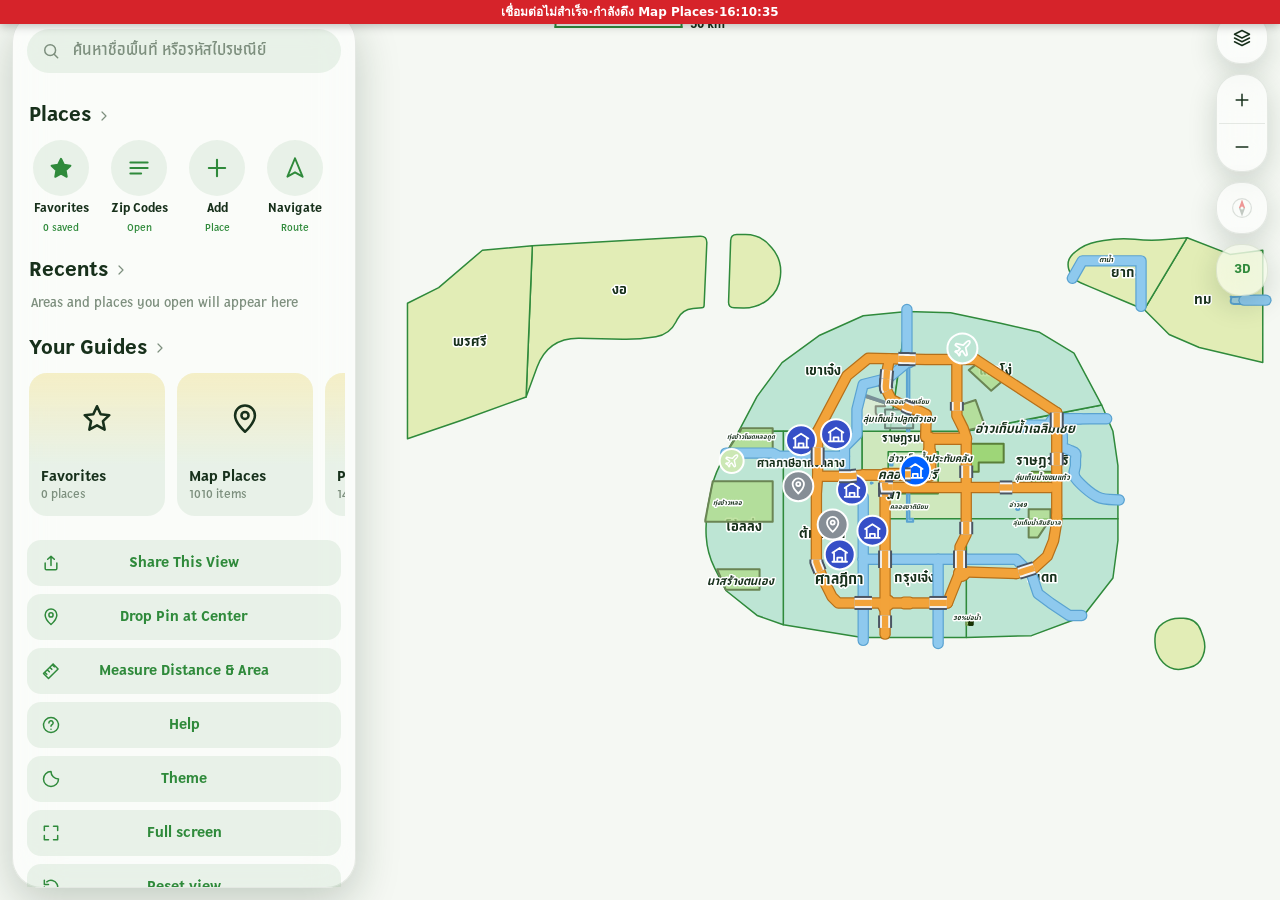
<file: index.html>
<!DOCTYPE html>
<html lang="th"><head><link rel="preconnect" href="https://script.google.com"><link rel="preconnect" href="https://script.googleusercontent.com" crossorigin><meta charset="utf-8">
<meta name="viewport" content="width=device-width, initial-scale=1, viewport-fit=cover">
<title>รหัสไปรษณีย์ฝาแตก โดยพันรัฐ</title>    <link rel="icon" type="image/png" href="./sFT.png">
        <link rel="stylesheet" href="css/style.css"></head><body>
<svg id="m"></svg><div id="pg"><div class="zh"><div class="zw"><div class="zt"><h1>Postal Codes</h1><button id="zmap" class="zbtn"><svg class="i" viewBox="0 0 24 24"><path d="m3 6 6-2 6 2 6-2v14l-6 2-6-2-6 2zM9 4v14M15 6v14"/></svg>Map</button></div><label id="zsb"><svg class="i" viewBox="0 0 24 24"><circle cx="11" cy="11" r="6.5"/><path d="m20 20-4.2-4.2"/></svg><input id="zq" placeholder="Search province, district or zip code" autocomplete="off"></label></div></div><div class="zw" id="zl"></div></div><div id="sm" hidden><div class="fl"><div class="smh"><h2>Share this map</h2><button id="smx" aria-label="Close"><svg class="i" viewBox="0 0 24 24"><path d="M6 6l12 12M18 6 6 18"/></svg></button></div><small id="sml" class="hint"></small>
<div class="shr"><span><svg class="i" viewBox="0 0 24 24"><path d="M10 14a4 4 0 0 0 5.7 0l3-3a4 4 0 0 0-5.7-5.7l-1 1M14 10a4 4 0 0 0-5.7 0l-3 3a4 4 0 0 0 5.7 5.7l1-1"/></svg></span><div class="t"><b>Link</b><small>Current area, pin &amp; zoom</small></div><button class="sb2" data-sa="link">Copy</button><button class="sb2 o" id="shnat" data-sa="native">Share</button></div>
<div class="shr"><span><svg class="i" viewBox="0 0 24 24"><rect x="3" y="5" width="18" height="14" rx="2"/><circle cx="9" cy="10" r="1.5"/><path d="m3 17 5-5 4 4 3-3 6 6"/></svg></span><div class="t"><b>PNG image</b><small>Current map view</small></div><button class="sb2" data-sa="png">Save</button><button class="sb2 o" id="shpc" data-sa="pngc">Copy</button></div>
<div class="shr"><span><svg class="i" viewBox="0 0 24 24"><path d="m12 3 9 4.5-9 4.5-9-4.5z"/><path d="m3 12 9 4.5 9-4.5"/><path d="m3 16.5 9 4.5 9-4.5"/></svg></span><div class="t"><b>Layers</b><small>Current visibility &amp; custom layers · เลเยอร์ที่เปิดอยู่</small></div><button class="sb2" data-sa="lyc">Copy</button><button class="sb2 o" data-sa="lyn">Share</button></div>
<div class="shr"><span><svg class="i" viewBox="0 0 24 24"><path d="M5 19 19 5M4 4h4v4H4zM16 16h4v4h-4z"/></svg></span><div class="t"><b>SVG vector</b><small>Scalable &amp; editable</small></div><button class="sb2" data-sa="svg">Save</button></div>
<div class="shr"><span><svg class="i" viewBox="0 0 24 24"><path d="M3 5h18v14H3zM3 10h18M9 5v14"/></svg></span><div class="t"><b>HTML · Table</b><small>All postal codes (+ places)</small></div><button class="sb2" data-sa="tblc">Copy</button><button class="sb2 o" data-sa="tbld">.html</button></div>
<div class="shr"><span><svg class="i" viewBox="0 0 24 24"><path d="m8 8-4 4 4 4M16 8l4 4-4 4M13.5 5l-3 14"/></svg></span><div class="t"><b>HTML · Embed</b><small>iframe for the website</small></div><button class="sb2" data-sa="embc">Copy</button><button class="sb2 o" data-sa="embd">.html</button></div></div></div><div id="ts"></div><button id="fx" class="fl" aria-label="ออกจากเต็มจอ"></button><div id="hc" class="fl" hidden><b>วิธีใช้</b><ul><li><b>กดแช่ / แตะ 2 ครั้ง</b> บนแผนที่ → ปักหมุด คัดลอกหรือแชร์พิกัด</li><li><b>แตะจังหวัด</b> → ซูมเข้าและดูเขต · <b>แตะเขต</b> → ดูรหัสไปรษณีย์</li><li><b>ไม้บรรทัด</b> → แตะหลายจุดเพื่อวัดระยะ · ลากให้เส้นปิดเป็นรูปหรือตัดกันเอง จะแสดงพื้นที่เป็น ตร.กม.</li><li><b>แถบล่าง</b> → ค้นหาทุกอย่าง · ปัดซ้าย/ขวาสลับ Postal Code / Map</li><li>ปักหมุดโปรด ★ ได้จากหน้าจังหวัด/เขต</li></ul></div><div id="tp"><div id="mc" class="fl" hidden><svg class="i" viewBox="0 0 24 24"><path d="m14.5 3.5 6 6L9 21l-6-6z"/><path d="m8 11 2 2M11 8l2 2M14 5l2 2M5 14l2 2"/></svg><span id="mv"></span><button id="mu" aria-label="ย้อนจุด"><svg class="i" viewBox="0 0 24 24"><path d="M9 14 4 9l5-5"/><path d="M4 9h10.5a5.5 5.5 0 0 1 0 11H11"/></svg></button><button id="mx" aria-label="ปิดการวัด"><svg class="i" viewBox="0 0 24 24"><path d="M6 6l12 12M18 6 6 18"/></svg></button></div><div id="ed" class="fl" hidden><span style="padding:0 6px 0 10px;font-weight:600;font-size:13px;color:var(--ac)">แก้ไข</span><button data-tool="place" title="สถานที่"><svg class="i" viewBox="0 0 24 24"><path d="M4 9.5 5.5 4h13L20 9.5"/><path d="M4 9.5a2.6 2.6 0 0 0 5.3 0 2.6 2.6 0 0 0 5.4 0 2.6 2.6 0 0 0 5.3 0"/><path d="M5.5 13v7h13v-7"/></svg></button><button data-tool="road" title="ถนน"><svg class="i" viewBox="0 0 24 24"><path d="M8 3 5 21M16 3l3 18M12 5v3M12 11v3M12 17v3"/></svg></button><button data-tool="river" title="แม่น้ำ / คลอง"><svg class="i" viewBox="0 0 24 24"><path d="M3 9c3-3 6 3 9 0s6 3 9 0M3 15c3-3 6 3 9 0s6 3 9 0"/></svg></button><button data-tool="bay" title="อ่าว / พื้นน้ำ"><svg class="i" viewBox="0 0 24 24"><path d="M5 14c-1-5 3-9 8-8 5 1 7 5 6 9-1 4-6 5-9 4-3 0-4-2-5-5z"/></svg></button><button data-tool="mountain" title="ภูเขา"><svg class="i" viewBox="0 0 24 24"><path d="m3 19 6-11 4 7 3-4 5 8z"/></svg></button><button id="edm" title="เลือกถนนหลายเส้นเพื่อรวมเป็นสายเดียว"><svg class="i" viewBox="0 0 24 24"><rect x="3" y="3" width="13" height="13" rx="2"/><path d="m7 9.5 2 2 4-4M8 20h11a2 2 0 0 0 2-2V8"/></svg></button><button id="edu" hidden title="ย้อนจุดล่าสุด"><svg class="i" viewBox="0 0 24 24"><path d="M9 14 4 9l5-5"/><path d="M4 9h10.5a5.5 5.5 0 0 1 0 11H11"/></svg></button><button id="edc" hidden title="เส้นโค้ง"><svg class="i" viewBox="0 0 24 24"><path d="M4 19C4 9 12 17 20 5"/></svg></button><button id="edl" hidden title="ล็อกมุม 45°/ตามกริด"><svg class="i" viewBox="0 0 24 24"><path d="M4 19h16M4 19 15 6"/><path d="M10 19a6 6 0 0 0-1.6-4"/></svg></button><button id="edok" hidden title="เสร็จสิ้นเส้นถนน"><svg class="i" viewBox="0 0 24 24"><path d="m5 12.5 4.5 4.5L19 7.5"/></svg></button><button id="edtf" title="Traffic · การจราจร"><svg class="i" viewBox="0 0 24 24"><rect x="8" y="2.5" width="8" height="19" rx="3"/><circle cx="12" cy="7.2" r="1.3"/><circle cx="12" cy="12" r="1.3"/><circle cx="12" cy="16.8" r="1.3"/></svg></button><button id="edx" title="ออกจากโหมดแก้ไข"><svg class="i" viewBox="0 0 24 24"><path d="M6 6l12 12M18 6 6 18"/></svg></button></div><div id="pc" class="fl" hidden></div></div><div id="ec" hidden><div class="fl"><h2>เลือกสิ่งที่จะแก้ไข</h2><a class="ecb" id="ec-car" href="#"><span class="eci"><img alt="" src="assets/img-756387cd.png"></span><span class="ect"><b>รถของมูลนิธิ</b><small>มูลนิธิช่วยเหลือคนปัญญาอ่อน</small></span></a><a class="ecb" id="ec-home" href="#"><span class="eci"><img alt="" src="assets/img-09e774d7.png"></span><span class="ect"><b>บ้าน</b><small>บ้านทั้งหมด</small></span></a><button class="ecb" id="ec-map"><span class="eci"><svg class="i" viewBox="0 0 24 24" style="width:24px;height:24px"><path d="m3 6 6-2 6 2 6-2v14l-6 2-6-2-6 2zM9 4v14M15 6v14"/></svg></span><span class="ect"><b>Map Places</b><small>ร้าน ถนน ธรรมชาติ บนแผนที่</small></span></button><div class="act" style="margin:0"><button id="ec-x">ปิด</button></div></div></div>
<div id="lg" hidden><div class="fl"><h2>โหมดแก้ไข</h2><label class="pn">ชื่อของคุณ (คนอื่นจะเห็น)<input id="ename" maxlength="20" placeholder="เช่น แอดมิน, สมชาย" autocomplete="nickname"></label><div class="pn">สีเมาส์ของคุณ<div style="display:flex;align-items:center;gap:8px"><input id="ecol" type="color" value="#2f8a3b"><div id="ecsw"></div></div></div><input id="pw" type="password" placeholder="รหัสผ่าน" autocomplete="current-password"><small id="lge" style="color:#e03131;min-height:1.2em"></small><small id="lgn" style="color:var(--mut)"></small><div class="act" style="margin:0"><button id="lgb">เข้าสู่ระบบ</button><button id="lgc">ยกเลิก</button></div></div></div>

<div id="rc"><div class="fl grp"><button id="lyb" aria-label="Layers" title="Layers · เลเยอร์"><svg class="i" viewBox="0 0 24 24"><path d="m12 3 9 4.5-9 4.5-9-4.5z"/><path d="m3 12 9 4.5 9-4.5"/><path d="m3 16.5 9 4.5 9-4.5"/></svg></button></div><div class="fl grp" style="display:none"><button id="opt" aria-label="Map options" title="Map options"><svg class="i" viewBox="0 0 24 24"><path d="m3 6 6-2 6 2 6-2v14l-6 2-6-2-6 2zM9 4v14M15 6v14"/></svg></button></div><div class="fl grp"><button id="zi" aria-label="Zoom in"><svg class="i" viewBox="0 0 24 24"><path d="M12 5v14M5 12h14"/></svg></button><button id="zo" aria-label="Zoom out"><svg class="i" viewBox="0 0 24 24"><path d="M5 12h14"/></svg></button></div><div class="fl grp"><button id="zr" aria-label="Reset view" title="Reset view"><b class="cmp">N</b></button></div></div><div id="lye" hidden></div><div id="mo" class="fl" hidden><button id="tb" class="mrow"></button><button id="ru" class="mrow"><svg class="i" viewBox="0 0 24 24"><path d="m14.5 3.5 6 6L9 21l-6-6z"/><path d="m8 11 2 2M11 8l2 2M14 5l2 2M5 14l2 2"/></svg><span>Measure distance &amp; area</span></button><button id="fsb" class="mrow"></button><button id="shb" class="mrow"><svg class="i" viewBox="0 0 24 24"><path d="M12 15V4M8 7.5 12 4l4 3.5"/><path d="M5 12v6.5A1.5 1.5 0 0 0 6.5 20h11a1.5 1.5 0 0 0 1.5-1.5V12"/></svg><span>Share this view</span></button><button id="hp" class="mrow"><svg class="i" viewBox="0 0 24 24"><circle cx="12" cy="12" r="9"/><path d="M9.5 9.5a2.5 2.5 0 1 1 3.6 2.2c-.7.4-1.1.9-1.1 1.8M12 17h.01"/></svg><span>Help</span></button><button id="mnb" class="mrow dm"><svg class="i" viewBox="0 0 24 24"><rect x="3.5" y="4" width="17" height="16" rx="3"/><path d="M9.5 4v16"/></svg><span>Show / hide sidebar</span></button></div><div id="sbar"><i></i><span></span></div>

<div id="sh"><button id="navfab" aria-label="Navigate"><svg class="i" viewBox="0 0 24 24"><path d="M12 3 5 20l7-4 7 4z"/></svg></button><div id="hd"><div id="grab"><i></i></div>
<div class="srow" id="srow-main"><label id="sb"><svg class="i" viewBox="0 0 24 24"><circle cx="11" cy="11" r="6.5"/><path d="m20 20-4.2-4.2"/></svg><input id="q" placeholder="ค้นหาชื่อพื้นที่ หรือรหัสไปรษณีย์" autocomplete="off" enterkeyhint="search"><button id="cl" hidden aria-label="ล้าง"><svg class="i" viewBox="0 0 24 24"><path d="M6 6l12 12M18 6 6 18"/></svg></button></label><div id="pcp" class="c"><button id="av" aria-label="Postal Codes" title="Postal Codes"><svg class="i" viewBox="0 0 24 24"><rect x="3" y="5" width="18" height="14" rx="2.5"/><path d="m3.5 7 8.5 6 8.5-6"/></svg><span>Postal Codes</span></button><a class="lgb" id="lgcar" href="#" title="CarFMRFT · รถของมูลนิธิ" aria-label="CarFMRFT รถของมูลนิธิ"><img alt="" src="assets/img-756387cd.png"></a><a class="lgb" id="lghome" href="#" title="houses · บ้านทั้งหมด" aria-label="houses บ้านทั้งหมด"><img alt="" src="assets/img-09e774d7.png"></a><a class="lgb" id="lggo" href="#/go" title="นำทาง" aria-label="นำทาง">🧭</a></div></div>
<div class="srow" id="srow-addons" style="display:none;"><span class="bk" id="ao-back"><svg class="i" viewBox="0 0 24 24" style="width:18px;height:18px"><path d="m15 6-6 6 6 6"/></svg>&lt; ย้อนกลับ</span><h2 style="margin:0 0 0 8px;font-size:18px;flex:1">Add-ons</h2></div><div class="srow" id="srow-go" style="display:none;"><span class="bk" id="go-back"><svg class="i" viewBox="0 0 24 24" style="width:18px;height:18px"><path d="m15 6-6 6 6 6"/></svg>ย้อนกลับ</span><h2 style="margin:0 0 0 8px;font-size:18px;flex:1">Navigate <small style="font-weight:400;color:var(--mut);font-size:13px">นำทาง</small></h2><button class="gcfg" id="go-cfg" title="ตัวเลือกเส้นทาง"><svg class="i" viewBox="0 0 24 24"><path d="M4 6h9M17 6h3M4 12h3M11 12h9M4 18h11M19 18h1"/><circle cx="15" cy="6" r="2"/><circle cx="9" cy="12" r="2"/><circle cx="17" cy="18" r="2"/></svg></button></div><div class="srow" id="srow-layers" style="display:none;"><span class="bk" id="ly-back"><svg class="i" viewBox="0 0 24 24" style="width:18px;height:18px"><path d="m15 6-6 6 6 6"/></svg>Back</span><h2 style="margin:0 0 0 8px;font-size:18px;flex:1">Layers <small style="font-weight:400;color:var(--mut);font-size:13px">เลเยอร์</small></h2></div><div class="srow" id="srow-bridge" style="display:none;"><span class="bk" id="br-back"><svg class="i" viewBox="0 0 24 24" style="width:18px;height:18px"><path d="m15 6-6 6 6 6"/></svg>Back</span><h2 style="margin:0 0 0 8px;font-size:18px;flex:1">Bridges <small style="font-weight:400;color:var(--mut);font-size:13px">สะพาน</small></h2></div>
</div><div id="tabs"><i id="tth"></i><button data-t="0" class="a">Postal Code</button><button data-t="1">Map</button></div><div id="body"></div></div>
<script src="js/core.js"></script>
<script src="js/area-updates.js"></script>
<script src="js/places.js"></script>
<script src="js/router.js"></script>
<script src="js/addons.js"></script>
<script src="js/layers.js"></script>
<script src="js/bridges.js"></script>
<script src="js/traffic.js"></script>
<script src="js/terrain3d.js"></script>
<script src="js/share.js"></script>
</body></html>
</file>
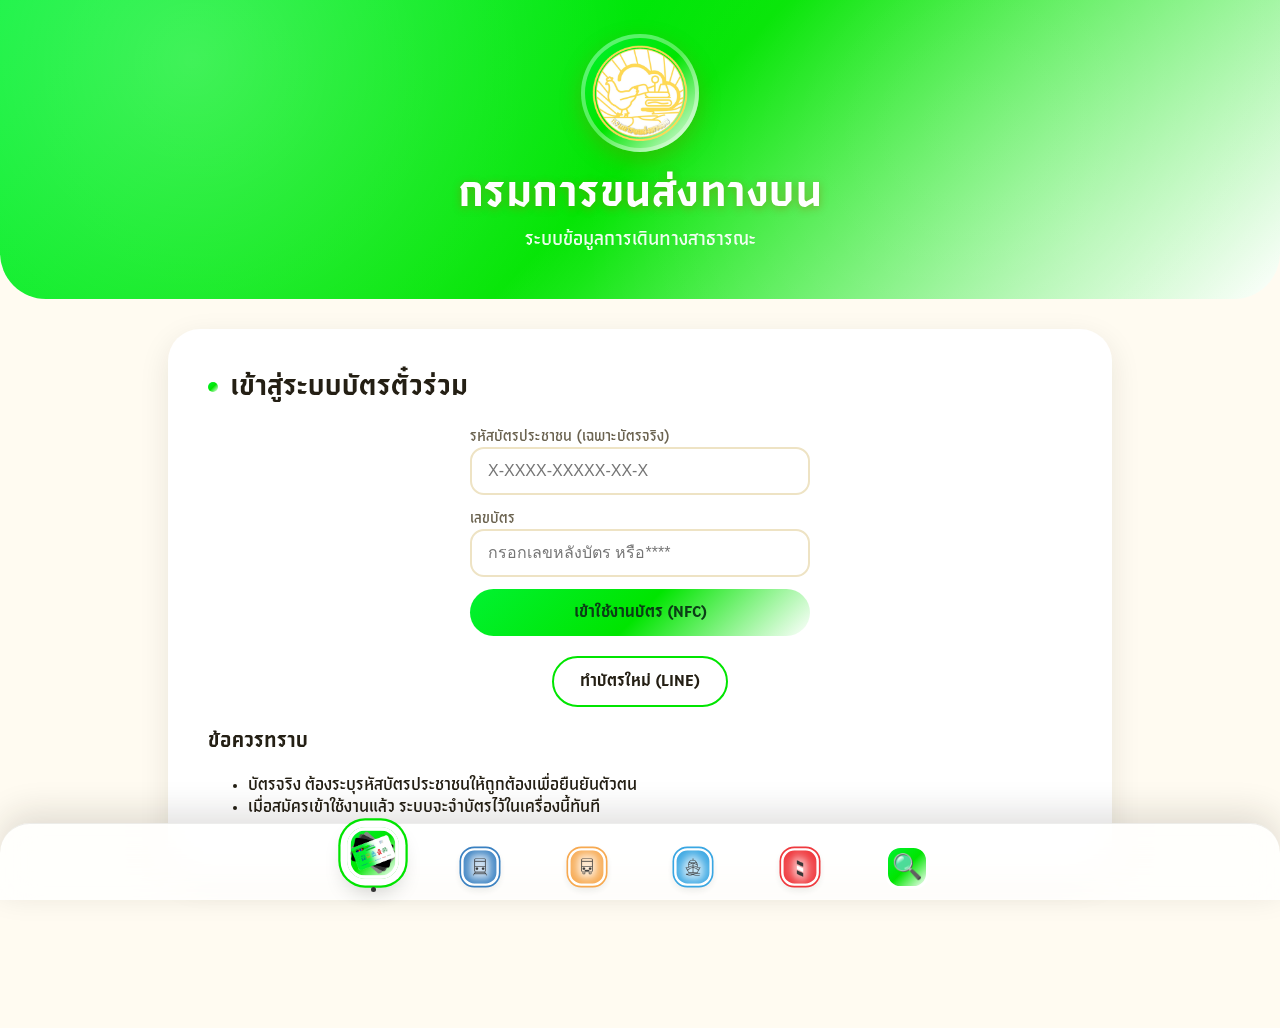
<file: fataekts/index.html>
<!DOCTYPE html>
<html lang="th">
<head>
<meta charset="UTF-8">
<script>(function(){var r=location.pathname.replace(/\/(?:(?:card|train|bus|boat|toll)\/?)?(?:edit\/?)?$/i,"/").replace(/[^/]*\.[^/]*$/,"");if(/^https?:$/.test(location.protocol))document.write('<base href="'+(r.endsWith("/")?r:r+"/")+'">')})()</script>
<meta name="viewport" content="width=device-width, initial-scale=1.0">
<title>กรมการขนส่งทางบน | ระบบข้อมูลการเดินทางสาธารณะ</title>
<link rel="icon" type="image/png" href="ขสมฝใหม่.png">
<link rel="apple-touch-icon" href="ขสมฝใหม่.png">
<meta name="theme-color" content="#01f231">
<style>

@font-face {
  font-family: 'SaoChingcha';
  src: url('./SaoChingcha-Light.otf') format('opentype');
  font-weight: 300;
}

@font-face {
  font-family: 'SaoChingcha';
  src: url('./SaoChingcha-Regular.otf') format('opentype');
  font-weight: 400;
}

@font-face {
  font-family: 'SaoChingcha';
  src: url('./SaoChingcha-Bold.otf') format('opentype');
  font-weight: 700;
}

*{box-sizing:border-box;}
html,body{margin:0;padding:0;}

body{
  background:var(--cream);
  color:var(--ink);
  font-family:'SaoChingcha',sans-serif;
  -webkit-font-smoothing:antialiased;
  min-height:100vh;
  display:flex;
  flex-direction:column;
}

h1,h2,h3,.display{
  font-family:'SaoChingcha',sans-serif;
}

button{
  font-family:'SaoChingcha',sans-serif;
  cursor:pointer;
}

img{
  max-width:100%;
  display:block;
}
  :root{
    --yellow: linear-gradient(135deg,#01f231 0%,#00e500 50%,#ffffff 100%);
    --yellow-deep: linear-gradient(135deg,#01f231 0%,#00e500 50%,#ffffff 100%);
    --cream: #FFFBF1;
    --ink: #241F14;
    --charcoal: #262421;
    --charcoal-2: #322F2A;
    --white: #FFFFFF;
    --train-blue: #015caf;
    --bus-orange: #f4901e;
    --boat-cyan: #018dda;
    --toll-red: #ea0107;
    --card-green: #00e500;
    --shuttle-green: #2E9E5B;
    --shadow-soft: 0 10px 30px rgba(36,31,20,0.10);
    --shadow-pop: 0 16px 40px rgba(36,31,20,0.18);
    --radius-lg: 32px;
    --radius-md: 20px;
    --radius-sm: 12px;
  }
  *{box-sizing:border-box;}
html,body{margin:0;padding:0;}

body{
  background:var(--cream);
  color:var(--ink);
  font-family:'SaoChingcha',sans-serif;
  -webkit-font-smoothing:antialiased;
  min-height:100vh;
  display:flex;
  flex-direction:column;
}

h1,h2,h3,.display{
  font-family:'SaoChingcha',sans-serif;
}

button{
  font-family:'SaoChingcha',sans-serif;
  cursor:pointer;
}

img{
  max-width:100%;
  display:block;
}

  /* ---------- Header ---------- */
  header.hero{
    background: linear-gradient(135deg,#01f231 0%,#00e500 50%,#ffffff 100%);
    border-radius: 0 0 46px 46px;
    padding: 34px 20px 46px;
    text-align:center;
    position:relative;
    overflow:hidden;
  }
  header.hero::before{
    content:"";
    position:absolute; inset:0;
    background:
      radial-gradient(circle at 15% 20%, rgba(255,255,255,0.25) 0, transparent 40%),
      radial-gradient(circle at 85% 80%, rgba(255,255,255,0.18) 0, transparent 45%);
    pointer-events:none;
  }
  .logo-wrap{
    width:118px; height:118px; margin:0 auto 14px;
    border-radius:50%;
    background: linear-gradient(135deg,#01f231 0%,#00e500 50%,#ffffff 100%);
    display:flex; align-items:center; justify-content:center;
    box-shadow: 0 8px 22px rgba(150,105,0,0.28), inset 0 0 0 4px rgba(255,255,255,0.35);
    position:relative; z-index:1;
    overflow:hidden;
  }
  .logo-wrap img{width:82%; height:82%; object-fit:contain;}
  .logo-fallback{font-size:46px;}
  header.hero h1{
    color:var(--white);
    font-size: clamp(26px, 6vw, 40px);
    font-weight:800;
    margin: 6px 0 6px;
    text-shadow: 0 3px 10px rgba(120,80,0,0.25);
    position:relative; z-index:1;
    letter-spacing:.5px;
  }
  header.hero p.subtitle{
    color: rgba(255,255,255,0.92);
    font-size: clamp(14px,3.4vw,18px);
    margin:0; font-weight:500;
    position:relative; z-index:1;
  }

  /* ---------- Nav ---------- */
  main{flex:1; width:100%;}
  .nav-section{
    max-width: 980px; margin: 34px auto 10px; padding:0 18px;
    text-align:center;
  }
  .nav-section h2{
    font-size: clamp(19px,4.4vw,26px);
    font-weight:700; margin: 0 0 18px;
  }
  .nav-pill{
    background: linear-gradient(135deg,#01f231 0%,#00e500 50%,#ffffff 100%);
    border-radius: 44px;
    padding: 14px;
    display:flex; align-items:center; justify-content:center; gap:10px;
    flex-wrap:wrap;
    box-shadow: var(--shadow-soft);
  }
  .nav-inner{
    background: var(--white);
    border-radius: 34px;
    padding: 10px 18px;
    display:flex; align-items:center; justify-content:center; gap: clamp(10px, 2.6vw, 26px);
    flex-wrap:wrap;
    width:100%;
  }
  .nav-item{
    background:none; border:none; padding:8px;
    display:flex; flex-direction:column; align-items:center; gap:6px;
    border-radius: 16px;
    transition: transform .18s ease, background .18s ease;
    width: 74px;
  }
  .nav-item:hover, .nav-item:focus-visible{
    background: rgba(255,206,71,0.18);
    transform: translateY(-3px);
    outline:none;
  }
  .nav-item.active{ background: rgba(255,206,71,0.35); }
  .nav-icon{
    width:52px; height:52px; border-radius:14px;
    display:flex; align-items:center; justify-content:center;
    font-size:26px;
  }
  .nav-icon img{width:100%; height:100%; object-fit:contain;}
  .nav-label{font-size:11.5px; font-weight:600; line-height:1.2; color:var(--ink);}

  .icon-card{ color:var(--card-green); }
  .icon-train{ color:var(--train-blue); }
  .icon-bus{ color:var(--bus-orange); }
  .icon-boat{ color:var(--boat-cyan); }
  .icon-toll{ color:var(--toll-red); }
  .icon-shuttle{ color:var(--shuttle-green); }

  /* ---------- Content panel ---------- */
  .panel{
    max-width: 980px; margin: 30px auto 60px; padding: 0 18px;
  }
  .panel-card{
    background:var(--white);
    border-radius: var(--radius-lg);
    padding: clamp(20px,4vw,40px);
    box-shadow: var(--shadow-soft);
    animation: fadeUp .35s ease;
  }
  @keyframes fadeUp{ from{opacity:0; transform:translateY(10px);} to{opacity:1; transform:translateY(0);} }
  .panel-title{
    display:flex; align-items:center; gap:12px;
    font-size: clamp(20px,4.4vw,26px); font-weight:700; margin: 0 0 20px;
  }
  .panel-title .dot{width:10px; height:10px; border-radius:50%; background:var(--card-green); flex-shrink:0;}

  /* Card section & NFC Simulation */
  .card-actions{ display:flex; flex-wrap:wrap; gap:12px; margin-bottom: 22px; justify-content:center; }
  .btn{
    border:none; border-radius: 999px; padding: 13px 26px; font-weight:600; font-size:15px;
    transition: transform .15s ease, filter .15s ease;
  }
  .btn:hover{ filter:brightness(1.05); transform:translateY(-1px); }
  .btn-primary{ background: var(--card-green); color:var(--white); }
  .btn-outline{ background:var(--white); color:var(--ink); border:2px solid #00e500; }

  .nfc-card-btn {
    width: 100%; max-width: 340px; margin: 0 auto 18px;
    aspect-ratio: 1.586/1; border-radius: 18px;
    background: linear-gradient(135deg, #01f231 0%, #00e500 50%, #ffffff 100%);
    box-shadow: var(--shadow-pop); position:relative; overflow:hidden;
    display:flex; flex-direction:column; align-items:center; justify-content:center;
    cursor:pointer; border:none; padding:16px; text-align:center; transition:transform 0.2s;
  }
  .nfc-card-btn:active { transform: scale(0.97); }
  .nfc-card-btn img { width:100%; height:100%; object-fit:cover; position:absolute; inset:0; }
  .nfc-card-overlay {
    position:absolute; inset:0; background:rgba(0,0,0,0.3);
    display:flex; flex-direction:column; align-items:center; justify-content:center;
    color:#fff; text-shadow:0 2px 4px rgba(0,0,0,0.8);
  }
  .nfc-pulse {
    width: 60px; height: 60px; border-radius: 50%; background: rgba(255,255,255,0.3);
    display:flex; align-items:center; justify-content:center; font-size: 28px;
    animation: pulse 1.5s infinite; margin-bottom: 8px;
  }
  @keyframes pulse {
    0% { box-shadow: 0 0 0 0 rgba(255,255,255,0.7); }
    70% { box-shadow: 0 0 0 20px rgba(255,255,255,0); }
    100% { box-shadow: 0 0 0 0 rgba(255,255,255,0); }
  }

  .nfc-status-box {
    text-align:center; padding: 20px; background:#fff; border-radius:16px;
    box-shadow: var(--shadow-soft); margin-bottom:20px;
  }
  .spinner {
    width: 40px; height: 40px; border: 4px solid #f3f3f3; border-top: 4px solid #00e500;
    border-radius: 50%; animation: spin 1s linear infinite; margin: 0 auto 12px;
  }
  @keyframes spin { 0% { transform: rotate(0deg); } 100% { transform: rotate(360deg); } }

  .code-form{ display:flex; flex-direction:column; gap:12px; max-width:340px; margin: 0 auto 20px; }
  .code-form input{
    width:100%; border:2px solid #EEE3C4; border-radius: 14px;
    padding: 13px 16px; font-size:16px; font-family:'Sarabun',sans-serif;
  }
  .code-form input:focus{ outline:none; border-color: #00e500; }

  .card-info{
    background:#FBF7EA; border-radius:16px; padding:18px 20px;
    max-width:340px; margin: 0 auto 20px; font-size:14.5px; line-height:1.9;
  }
  .card-info b{ color:#8A6A00; }
  
  .history-box {
    background:#fff; border-radius:16px; padding:18px; max-width:480px; margin:20px auto 0;
    box-shadow: var(--shadow-soft);
  }
  .history-list { list-style:none; padding:0; margin:10px 0 0; }
  .history-item {
    display:flex; justify-content:space-between; align-items:center;
    padding:10px 0; border-bottom:1px solid #eee; font-size:14px;
  }
  .history-item:last-child { border-bottom:none; }
  .history-item .type-tag {
    padding:3px 8px; border-radius:8px; font-size:12px; color:#fff; font-weight:600;
  }
  /* Gallery */
  .gallery{
    display:grid; grid-template-columns: repeat(auto-fill, minmax(140px,1fr));
    gap: 12px;
  }
  .gallery figure{
    margin:0; background:#F4F0E2; border-radius: 14px; overflow:hidden;
    aspect-ratio:1/1; display:flex; align-items:center; justify-content:center;
    position:relative;
  }
  .gallery img{ width:100%; height:100%; object-fit:cover; }
  .gallery figcaption{
    position:absolute; bottom:6px; right:8px;
    font-size:11px; background:rgba(0,0,0,0.45); color:#fff; padding:2px 7px; border-radius:8px;
  }
  .img-fallback{ font-size:12px; color:#8b8471; text-align:center; padding:8px; }

  .empty-state{ text-align:center; padding: 30px 10px; }
  .empty-state .emoji{ font-size:44px; margin-bottom:10px; }
  .empty-state p{ color:#6b6350; font-size:15px; }
  .example-shot{
    max-width: 320px; margin: 18px auto 6px; border-radius:16px; overflow:hidden;
    box-shadow: var(--shadow-soft);
  }
  .example-caption{ text-align:center; font-size:13px; color:#8b8471; margin-top:8px; }

  /* Toast */
  .toast{
    position: fixed; left:50%; bottom: 24px; transform: translateX(-50%) translateY(140%);
    background: var(--charcoal); color:#fff; padding: 14px 22px; border-radius: 14px;
    font-size:14.5px; box-shadow: var(--shadow-pop); z-index:999; max-width: 90vw; text-align:center;
    transition: transform .3s ease;
  }
  .toast.show{ transform: translateX(-50%) translateY(0); }

  /* ---------- Footer ---------- */
  footer{
    background: var(--charcoal);
    color:#EDEAE2;
    border-radius: 40px 40px 0 0;
    padding: 40px 22px 30px;
    margin-top:auto;
  }
  .footer-grid{
    max-width: 980px; margin:0 auto;
    display:grid; grid-template-columns: 1fr 1fr; gap: 30px;
  }
  .footer-col a{
    display:block; color:#EDEAE2; text-decoration:underline; text-underline-offset:4px;
    font-weight:600; font-size: clamp(16px,3.6vw,20px); margin-bottom:10px; opacity:.95;
  }
  .footer-col a:hover{ color: #00e500; }
  .social-row{
    display:flex; gap:12px; margin-top:18px; align-items:center; flex-wrap:wrap;
  }
  .social-pill{
    background:#3A3733; border-radius:999px; padding:10px 20px; display:flex; gap:16px;
  }
  .social-pill a{
    width:34px; height:34px; border-radius:50%; background:#4A4741;
    display:flex; align-items:center; justify-content:center; color:#fff; text-decoration:none; font-size:16px;
  }
  .footer-tag{ font-size:13px; color:#B9B4A6; margin-top:14px; letter-spacing:1px; }
  @media (max-width:640px){
    .footer-grid{ grid-template-columns: 1fr; }
  }

  .visually-hidden{ position:absolute; width:1px; height:1px; overflow:hidden; clip:rect(0 0 0 0); }
  @media (prefers-reduced-motion: reduce){
    *{ animation: none !important; transition: none !important; }
  }

/* ===== สีตามประเภท / ธีมจากไอคอน ===== */
:root{ --card-grad: linear-gradient(135deg,#01f231 0%,#00e500 50%,#ffffff 100%); }
header.hero h1{ text-shadow:0 2px 8px rgba(150,110,0,.45); }
.btn-primary{ background:var(--card-grad); color:#0b3d16; }
.transit-card{ background:var(--card-grad); }
.transit-card .fallback-face{ color:#0b3d16; }
.nav-icon{ border:3px solid #fff; box-shadow:0 0 0 2px var(--tc,#ddd),0 4px 10px rgba(0,0,0,.12); background:var(--tc,#eee); }
.nav-icon.icon-card{ --tc:#00e500; background:var(--card-grad); }
.nav-icon.icon-train{ --tc:var(--train-blue); }
.nav-icon.icon-bus{ --tc:var(--bus-orange); }
.nav-icon.icon-boat{ --tc:var(--boat-cyan); }
.nav-icon.icon-toll{ --tc:var(--toll-red); }
.nav-icon.icon-shuttle{ --tc:var(--shuttle-green); }
.nav-icon{ color:#fff; }
.nav-icon.icon-card{ color:#0b3d16; }

/* ===== แผนที่เส้นทาง ===== */
.edtag{ font-size:12px; background:linear-gradient(135deg,#01f231 0%,#00e500 50%,#ffffff 100%); color:#8a6a00; border-radius:999px; padding:3px 10px; font-weight:600; }
.mapfr{position:absolute;inset:0;width:100%;height:100%;border:0;background:#cfe6f5;display:block}
.mapbox{ position:relative; height:min(68vh,560px); min-height:340px; border-radius:22px; overflow:hidden; background:#cfe6f5; box-shadow:inset 0 0 0 3px #fff,var(--shadow-soft); }
#mapsvg{ width:100%; height:100%; display:block; touch-action:none; cursor:grab; user-select:none; }
.mapctl{ position:absolute; right:10px; top:10px; display:flex; flex-direction:column; gap:6px; }
.mapctl button{ width:40px; height:40px; border:0; border-radius:12px; background:#fff; box-shadow:var(--shadow-soft); font-size:18px; }
#side{ margin-top:18px; }
#side h2{ font-size:20px; margin:6px 0 10px; }
.rt{ display:flex; align-items:center; gap:12px; padding:12px 14px; border-radius:14px; cursor:pointer; background:#faf6e8; margin-bottom:8px; }
.rt:hover{ background:linear-gradient(135deg,#01f231 0%,#00e500 50%,#ffffff 100%); }
.rt i{ width:14px; height:14px; border-radius:50%; flex:none; box-shadow:0 0 0 3px #fff; }
.rt b{ flex:1; }
.rt small{ color:#8b8471; }
.bk{ display:inline-block; cursor:pointer; font-weight:600; margin-bottom:6px; }
.chips{ display:flex; flex-wrap:wrap; gap:6px; margin-bottom:8px; }
.chips span{ padding:3px 12px; border-radius:12px; background:#faf6e8; font-size:13px; }
.fm{ display:flex; flex-direction:column; gap:10px; }
.fm label{ display:flex; flex-direction:column; gap:4px; font-size:13px; color:#6b6350; }
.fm input,.fm textarea,.sr input,.lgb input{ border:2px solid #EEE3C4; border-radius:12px; padding:10px 12px; font:inherit; font-size:15px; }
.fm input:focus,.fm textarea:focus,.sr input:focus,.lgb input:focus{ outline:none; border-color:var(--tcur,#00e500); }
.tools{ display:flex; flex-wrap:wrap; gap:8px; margin:12px 0; }
.tools button,.sr button{ border:2px solid var(--tcur,#00e500); background:#fff; border-radius:999px; padding:8px 16px; font-weight:600; }
.tools button.a,.tools button.go{ background:var(--tcur,#0b3d16); color:#fff; }
.sr{ display:flex; gap:8px; margin:6px 0; }
.sr input{ flex:1; min-width:0; }
.lgm{ position:fixed; inset:0; background:rgba(0,0,0,.4); display:grid; place-items:center; z-index:998; }
.lgb{ background:#fff; border-radius:20px; padding:22px; width:min(340px,90vw); display:flex; flex-direction:column; gap:12px; }

/* ===== แถบล่างแบบแอป + แผนที่เต็มจอ ===== */
:root{ --bar:calc(70px + env(safe-area-inset-bottom,0px)); }
body{ padding-bottom:calc(var(--bar) + 24px); }
.bottombar{ position:fixed; left:0; right:0; bottom:0; z-index:50; padding:6px 10px calc(6px + env(safe-area-inset-bottom,0px));
  background:rgba(255,255,255,.82); backdrop-filter:blur(18px) saturate(1.6); -webkit-backdrop-filter:blur(18px) saturate(1.6);
  border-top:1px solid rgba(36,31,20,.08); box-shadow:0 -8px 28px rgba(36,31,20,.10); }
.bottombar .nav-inner{ background:none; border-radius:0; padding:0; max-width:640px; margin:0 auto; width:100%; gap:0; flex-wrap:nowrap; justify-content:space-around; }
.bottombar .nav-item{ width:auto; flex:1; padding:4px 0; background:none!important; position:relative; gap:0; }
.bottombar .nav-item:hover{ transform:none; }
.bottombar .nav-icon{ width:46px; height:46px; border-radius:16px; transition:transform .25s cubic-bezier(.3,.9,.3,1), box-shadow .25s; }
.bottombar .nav-item:not(.active) .nav-icon{ transform:scale(.82); opacity:.78; }
.bottombar .nav-item.active .nav-icon{ transform:translateY(-4px) scale(1.04); box-shadow:0 0 0 2px var(--tc),0 8px 16px rgba(0,0,0,.2); }
.bottombar .nav-item.active::after{ content:""; position:absolute; bottom:-1px; width:5px; height:5px; border-radius:50%; background:var(--tc,#333); }
.toast{ bottom:calc(var(--bar) + 14px); }
/* map mode */
body.mapmode{ overflow:hidden; height:100dvh; padding-bottom:0; }
body.mapmode header.hero{ display:none; }
body.mapmode .panel{ max-width:none; margin:0; padding:0; }
body.mapmode .panel-card{ padding:0; background:none; box-shadow:none; border-radius:0; animation:none; }
body.mapmode .mapbox{ position:fixed; inset:0 0 var(--bar) 0; height:auto; min-height:0; border-radius:0; box-shadow:none; z-index:1; }
body.mapmode .panel-title{ position:fixed; z-index:5; top:calc(12px + env(safe-area-inset-top,0px)); left:12px; margin:0; padding:9px 16px; font-size:16px; border-radius:999px;
  background:rgba(255,255,255,.85); backdrop-filter:blur(14px); -webkit-backdrop-filter:blur(14px); box-shadow:var(--shadow-soft); }
body.mapmode .mapctl{ top:calc(12px + env(safe-area-inset-top,0px)); }
body.mapmode #side{ position:fixed; z-index:6; left:10px; right:10px; bottom:calc(var(--bar) + 10px); margin:0; max-width:430px; max-height:46vh; overflow:auto;
  padding:14px 16px; border-radius:22px; background:rgba(255,255,255,.92); backdrop-filter:blur(16px); -webkit-backdrop-filter:blur(16px); box-shadow:var(--shadow-pop); }
body.mapmode #side:empty{ display:none; }
@media (min-width:700px){ body.mapmode #side{ left:16px; } }

/* ===== แจ้งเตือนด้านบน + แถบล่างโค้ง ===== */
.toast{ bottom:auto; top:calc(14px + env(safe-area-inset-top,0px)); transform:translateX(-50%) translateY(-170%);
  background:rgba(38,36,33,.92); backdrop-filter:blur(12px); -webkit-backdrop-filter:blur(12px); border-radius:999px; padding:12px 22px; }
.toast.show{ transform:translateX(-50%) translateY(0); }
body.mapmode .toast{ top:calc(62px + env(safe-area-inset-top,0px)); }
.bottombar{ border-radius:30px 30px 0 0; padding-top:10px; box-shadow:0 -10px 34px rgba(36,31,20,.14); }
.bottombar .nav-item.active .nav-icon{ transform:translateY(-14px) scale(1.12); box-shadow:0 0 0 6px #fff,0 0 0 8px var(--tc),0 10px 20px rgba(0,0,0,.22); }
.bottombar .nav-item.active::after{ bottom:2px; }
.bottombar .nav-inner{ padding-top:6px; }

/* ===== Skeleton loading ===== */
.sk{ position:relative; overflow:hidden; background:#ece8d8; border-radius:12px; }
.sk::after,.skmap::before{ content:""; position:absolute; inset:0; transform:translateX(-100%); background:linear-gradient(90deg,transparent,rgba(255,255,255,.75),transparent); animation:skm 1.3s ease-in-out infinite; }
@keyframes skm{ to{ transform:translateX(100%); } }
.skrow{ height:54px; margin-bottom:10px; border-radius:14px; }
.skpage{ display:flex; flex-direction:column; gap:14px; }
.skpage .sk1{ order:1; height:28px; width:42%; } .skpage .sk2{ order:2; height:150px; } .skpage .sk3{ order:3; height:90px; }
.skmap{ position:absolute; inset:0; z-index:4; background:#dfe8ea; overflow:hidden; transition:opacity .45s; }
.skmap.sk-h{ opacity:0; pointer-events:none; }
.skmap i{ position:absolute; border-radius:8px; background:#cfdadd; }
body.mapmode .skpage{ position:fixed; inset:0 0 var(--bar) 0; z-index:3; background:#dfe8ea; display:block; }
body.mapmode .skpage .sk{ position:absolute; }
body.mapmode .skpage .sk2{ inset:0; height:auto; border-radius:0; background:#dfe8ea; }
body.mapmode .skpage .sk1{ top:calc(12px + env(safe-area-inset-top,0px)); left:12px; width:150px; height:38px; border-radius:999px; background:#fff; }
body.mapmode .skpage .sk3{ left:10px; right:10px; bottom:10px; height:150px; border-radius:22px; background:#fff; max-width:430px; }
/* ===== Bottom sheet (มือถือ) ===== */
body.mapmode #side{ transition:height .35s cubic-bezier(.3,.9,.3,1); }
@media (max-width:699px){
  body.mapmode #side{ left:0; right:0; bottom:0; max-width:none; max-height:none; height:46vh; border-radius:26px 26px 0 0; padding:10px 16px calc(var(--bar) + 18px); overscroll-behavior:contain; }
  body.mapmode #side::before{ content:""; display:block; width:44px; height:5px; border-radius:3px; background:#d6cfb6; margin:0 auto 12px; }
  body.mapmode #side.sfull{ z-index:60; border-radius:0; padding-top:calc(10px + env(safe-area-inset-top,0px)); }
}
.mapctl button{ transition:transform .15s; } .mapctl button:active{ transform:scale(.9); }

/* ===== Toast: ซ่อนเมื่อไม่มีแจ้งเตือน ===== */
.toast{ opacity:0; visibility:hidden; pointer-events:none; transform:translateX(-50%) translateY(-24px);
  transition:opacity .25s ease, transform .3s cubic-bezier(.2,.9,.3,1), visibility 0s linear .3s; }
.toast.show{ opacity:1; visibility:visible; transform:translateX(-50%) translateY(0); transition-delay:0s; }
.toast:empty{ display:none; }
/* ===== ค้นหา ===== */
.nav-icon.icon-search{ --tc:linear-gradient(135deg,#01f231 0%,#00e500 50%,#ffffff 100%); background:linear-gradient(135deg,#01f231 0%,#00e500 50%,#ffffff 100%); color:#0b3d16; }
.bottombar .nav-item[data-nav=search] .nav-icon{ transform:scale(.95); opacity:1; }
#srch{ position:fixed; inset:0; z-index:90; display:flex; align-items:flex-start; justify-content:center; padding:14vh 16px 16px;
  background:rgba(255,255,255,.10); backdrop-filter:blur(8px); -webkit-backdrop-filter:blur(8px);
  opacity:0; visibility:hidden; transition:opacity .25s, visibility 0s linear .25s; }
#srch.on{ opacity:1; visibility:visible; transition-delay:0s; }
.sbox{ width:min(520px,100%); transform:translateY(14px) scale(.97); transition:transform .3s cubic-bezier(.2,.9,.3,1); }
#srch.on .sbox{ transform:none; }
.sin,#sres{ background:rgba(255,255,255,.55); backdrop-filter:blur(22px) saturate(1.6); -webkit-backdrop-filter:blur(22px) saturate(1.6); border:1px solid rgba(255,255,255,.75); box-shadow:0 12px 40px rgba(0,0,0,.18); }
.sin{ display:flex; align-items:center; gap:10px; padding:12px 16px; border-radius:999px; }
.sin input{ flex:1; min-width:0; border:0; background:transparent; font:inherit; font-size:17px; outline:none; color:var(--ink,#241f14); }
.sin button{ border:0; background:rgba(0,0,0,.08); width:30px; height:30px; border-radius:50%; }
#sres{ margin-top:10px; max-height:52vh; overflow:auto; border-radius:22px; padding:6px; }
#sres:empty{ display:none; }
.sr1{ display:flex; gap:12px; align-items:center; padding:10px 12px; border-radius:16px; cursor:pointer; }
.sr1:hover,.sr1:active{ background:rgba(255,255,255,.7); }
.sr1 i{ width:38px; height:38px; border-radius:12px; display:grid; place-items:center; font-style:normal; border:2px solid #fff; flex:none; }
.sr1 small{ display:block; color:#6b6350; }
.sno{ padding:14px; text-align:center; color:#6b6350; }

/* ===== ปุ่มบนขวา (สไตล์ postalcodeft) + เครดิต ===== */
#mrc{ position:absolute; z-index:5; top:calc(12px + env(safe-area-inset-top,0px)); right:12px; display:flex; flex-direction:column; align-items:flex-end; gap:10px; animation:mbx .5s cubic-bezier(.2,.9,.3,1) .1s backwards; }
@keyframes mbx{ from{ opacity:0; transform:translateY(-8px) scale(.96); } }
.mfl{ display:flex; flex-direction:column; padding:2px; border-radius:24px; background:rgba(255,255,255,.58); backdrop-filter:blur(18px) saturate(1.5); -webkit-backdrop-filter:blur(18px) saturate(1.5); box-shadow:0 8px 28px rgba(20,50,25,.18); border:1px solid rgba(30,60,35,.1); }
.mfl button{ display:grid; place-items:center; width:46px; height:46px; border:0; background:none; color:#17301b; cursor:pointer; border-radius:22px; transition:background .2s,transform .15s; }
.mfl button:hover{ background:rgba(47,138,59,.09); } .mfl button:active{ transform:scale(.92); }
.mfl.grp button+button{ border-top:1px solid rgba(30,60,35,.1); border-radius:0; }
.mfl svg.i{ width:20px; height:20px; fill:none; stroke:currentColor; stroke-width:1.8; stroke-linecap:round; stroke-linejoin:round; }
.mfl .cmp{ font-size:15px; color:#2f8a3b; }
.mname{ display:flex; align-items:center; gap:9px; height:46px; padding:0 18px; max-width:calc(100vw - 24px); font-weight:600; font-size:14.5px; color:#17301b; white-space:nowrap; }
.mname .dot{ width:12px; height:12px; border-radius:50%; flex:none; box-shadow:0 0 0 3px #fff; }
.mname .mn{ overflow:hidden; text-overflow:ellipsis; }
.mapcr{ position:absolute; z-index:3; right:10px; bottom:8px; padding:4px 6px; font:700 11px/1 system-ui,sans-serif; color:#8b908a; text-decoration:none;
  text-shadow:-1px -1px 0 #fff,1px -1px 0 #fff,-1px 1px 0 #fff,1px 1px 0 #fff,0 0 4px #fff; transition:bottom .35s cubic-bezier(.3,.9,.3,1); }
.mapcr:hover{ color:#5f645e; }
body.mapmode .toast{ top:calc(14px + env(safe-area-inset-top,0px)); }
</style>
</head>
<body>

<header class="hero">
  <div class="logo-wrap">
    <img src="โลโก้กรมการขนส่งทางบน-ลบพื้นหลัง.png" alt="โลโก้กรมการขนส่งทางบน"
         onerror="this.onerror=null; this.src='โลโก้กรมการขนส่งทางบน.jpg'; this.parentElement.querySelector('.logo-fallback')?.remove();">
  </div>
  <h1>กรมการขนส่งทางบน</h1>
  <p class="subtitle">ระบบข้อมูลการเดินทางสาธารณะ</p>
</header>

<main>
    <section class="panel">
    <div class="panel-card" id="panelCard">
      <!-- content injected by JS -->
    </div>
  </section>
</main>

<nav class="bottombar" aria-label="เลือกประเภทการขนส่ง"><div class="nav-inner" id="navInner" role="tablist"></div></nav>

<div class="toast" id="toast"></div>

<script>
/* ---------------------------------------------
   Config: nav items + icon assets
--------------------------------------------- */
const NAV_ITEMS = [
  { id:'card',    label:'บัตรตั๋วร่วม',     img:'กรมการขนส่งทางบน-บัตรตั่วร่วม.png',       cls:'icon-card',    emoji:'💳' },
  { id:'train',   label:'รถไฟ/รถไฟฟ้า',    img:'กรมการขนส่งทางบน-รถไฟรถไฟฟ้า.png',       cls:'icon-train',   emoji:'🚆' },
  { id:'bus',     label:'รถประจำทาง',      img:'กรมการขนส่งทางบน-รถประจำทาง.png',        cls:'icon-bus',     emoji:'🚌' },
  { id:'boat',    label:'เรือประจำทาง',    img:'กรมการขนส่งทางบน-เรือประจำทาง.png',       cls:'icon-boat',    emoji:'⛴️' },
  { id:'toll',    label:'ทางด่วนช่อง E',   img:'กรมการขนส่งทางบน-ทางด่วนช่องE.png',       cls:'icon-toll',    emoji:'🛣️' },
  { id:'search',  label:'ค้นหา',           img:'',                                       cls:'icon-search',  emoji:'🔍' },
];

/* Gallery folder configs: {folder, count, exclude[]} */
const GALLERIES = {
  train:   { folder:'ฝาแตกเลิฟรฟฟท.jX',       count:11, exclude:[] },
  bus:     { folder:'ฝาแตกเลิฟบัส จำกัด',      count:18, exclude:[13] },
  toll:    { folder:'ฝาแตกเลิฟJX-Line',        count:12, exclude:[] },
};

/* Card lookup data */
const CARD_DB = {
  '4396': { img:'./4396.png', idNumber:'3-2032-00003-01-7', issueLabel:'25 ตุลาคม ฝ.ต.39', issueMonth:10, issueDay:25, expiryMonth:11, expiryDay:25, expiryLabel:'25 พฤศจิกายน ฝ.ต.40' },
  '****': { img:'บัตรตั่วร่วม/บัตรตั่วร่วม.png', test:true },
};
const CARD_VALID_DAYS = 40;

let currentTab = initialTab();

/* ---------------------------------------------
   Toast helper
--------------------------------------------- */
function showToast(msg, duration=2300){
  const t = document.getElementById('toast');
  clearTimeout(t._timer); clearTimeout(t._clr);
  t.textContent = msg;
  void t.offsetWidth;
  t.classList.add('show');
  t._timer = setTimeout(()=>{ t.classList.remove('show'); t._clr = setTimeout(()=>{ t.textContent=''; }, 400); }, duration);
}

/* ---------------------------------------------
   Nav rendering
--------------------------------------------- */
function renderNav(){
  const inner = document.getElementById('navInner');
  inner.innerHTML = NAV_ITEMS.map(item => `
    <button class="nav-item ${item.id===currentTab?'active':''}" data-nav="${item.id}" title="${item.label}" aria-label="${item.label}" role="tab" aria-selected="${item.id===currentTab}">
      <span class="nav-icon ${item.cls}">
        ${item.img?`<img src="${item.img}" alt="${item.label}" onerror="this.replaceWith(Object.assign(document.createElement('span'),{textContent:'${item.emoji}'}))">`:`<span>${item.emoji}</span>`}
      </span>
      <span class="nav-label visually-hidden">${item.label}</span>
    </button>
  `).join('');
  inner.querySelectorAll('[data-nav]').forEach(btn=>{
    btn.addEventListener('click', ()=> btn.dataset.nav==='search' ? openSearch() : setTab(btn.dataset.nav));
  });
}

function setTab(id, noPush){
  currentTab = id;
  if(!noPush) navTo(id);
  renderNav();
  renderPanel();
  document.querySelector('.panel').scrollIntoView({behavior:'smooth', block:'start'});
}

/* footer quick links */
document.querySelectorAll('footer [data-nav]').forEach(a=>{
  a.addEventListener('click', (e)=>{ e.preventDefault(); setTab(a.dataset.nav); });
});

/* ---------------------------------------------
   Panel rendering per tab
--------------------------------------------- */
function renderPanel(){
  clearInterval(M.poll);
  document.body.classList.toggle('mapmode', !!MT[currentTab]);
  const panel = document.getElementById('panelCard');
  if(currentTab==='card') return renderCardPanel(panel);
  if(MT[currentTab]) return renderMapPanel(panel, currentTab);
}

/* ---- Card panel (NFC System) ---- */
function renderCardPanel(panel){
  const activeCard = localStorage.getItem('nfc_active_card');
  
  if(!activeCard){
    // หน้าฟอร์มเข้าใช้งานบัตรครั้งแรก
    panel.innerHTML = `
      <h2 class="panel-title"><span class="dot" style="background:var(--card-grad)"></span>เข้าสู่ระบบบัตรตั๋วร่วม</h2>
      <form class="code-form" id="nfcLoginForm">
        <div>
          <label style="font-size:14px; color:#6b6350;">รหัสบัตรประชาชน (เฉพาะบัตรจริง)</label>
          <input type="text" id="idNumInput" placeholder="X-XXXX-XXXXX-XX-X" required>
        </div>
        <div>
          <label style="font-size:14px; color:#6b6350;">เลขบัตร</label>
          <input type="text" id="cardNumInput" placeholder="กรอกเลขหลังบัตร หรือ****" required>
        </div>
        <button type="submit" class="btn btn-primary" style="width:100%">เข้าใช้งานบัตร (NFC)</button>
      </form>

      <div class="card-actions">
        <button class="btn btn-outline" id="btnMakeCard">ทำบัตรใหม่ (LINE)</button>
      </div>

      <div class="notice-box">
        <h3>ข้อควรทราบ</h3>
        <ul>
          <li>บัตรจริง ต้องระบุรหัสบัตรประชาชนให้ถูกต้องเพื่อยืนยันตัวตน</li>
          <li>เมื่อสมัครเข้าใช้งานแล้ว ระบบจะจำบัตรไว้ในเครื่องนี้ทันที</li>
        </ul>
      </div>
    `;

    document.getElementById('btnMakeCard').addEventListener('click', ()=>{
      window.open('https://line.me/R/ti/p/@708iiass','_blank');
    });

    document.getElementById('nfcLoginForm').addEventListener('submit', (e)=>{
      e.preventDefault();
      const idNum = document.getElementById('idNumInput').value.trim();
      const cardNum = document.getElementById('cardNumInput').value.trim();
      
      if(cardNum === '4396'){
        if(idNum !== CARD_DB['4396'].idNumber){
          showToast('รหัสบัตรประชาชนไม่ถูกต้องสำหรับบัตร 4396');
          return;
        }
      } else if(cardNum !== '****'){
        showToast('ไม่พบเลขบัตรนี้ในระบบ');
        return;
      }
      
      localStorage.setItem('nfc_active_card', cardNum);
      showToast('เข้าสู่ระบบสำเร็จ บันทึกข้อมูลในเครื่องแล้ว');
      renderCardPanel(panel);
    });
    return;
  }
// หน้าจอใช้งาน NFC เมื่อเข้าระบบแล้ว
  const entry = CARD_DB[activeCard] || CARD_DB['****'];
  const logs = JSON.parse(localStorage.getItem('nfc_usage_logs') || '[]');
  const totalSpent = logs.reduce((sum, item) => sum + (parseFloat(item.price) || 0), 0);

  // คำนวณวันหมดอายุของบัตร (กรณีบัตร 4396)
  let expiryInfoHtml = '<span class="expiry-ok">พร้อมใช้งาน (NFC Active)</span>';
  let cardDetailsHtml = '';
  
  if(activeCard === '4396' && entry.issueMonth) {
    const now = new Date();
    const year = now.getMonth() < entry.issueMonth-1 ? now.getFullYear()-1 : now.getFullYear();
    const issueDate = new Date(year, entry.issueMonth-1, entry.issueDay);
    let expiryDate;
    if(entry.expiryMonth && entry.expiryDay){
      const expYear = entry.expiryMonth < entry.issueMonth ? year+1 : year;
      expiryDate = new Date(expYear, entry.expiryMonth-1, entry.expiryDay);
    } else {
      expiryDate = new Date(issueDate);
      expiryDate.setDate(expiryDate.getDate() + CARD_VALID_DAYS);
    }
    const msPerDay = 1000*60*60*24;
    const daysLeft = Math.ceil((expiryDate - now)/msPerDay);

    if(daysLeft > 0){
      const warn = daysLeft <= 7;
      expiryInfoHtml = `<span class="${warn?'expiry-warn':'expiry-ok'}">เหลืออีก ${daysLeft} วัน (ฝ.ต.)${warn?' — ใกล้หมดอายุ':''}</span>`;
    } else {
      expiryInfoHtml = `<span class="expiry-warn">บัตรหมดอายุแล้ว</span>`;
    }

    cardDetailsHtml = `
      <div><b>เลขบัตรประชาชน:</b> ${entry.idNumber}</div>
      <div><b>วันทำบัตร:</b> ${entry.issueLabel}</div>
      <div><b>อายุบัตรคงเหลือ:</b> ${expiryInfoHtml}</div>
      ${entry.expiryLabel?`<div><b>วันหมดอายุ:</b> ${entry.expiryLabel}</div>`:''}
    `;
  } else {
    cardDetailsHtml = `
      <div><b>สถานะบัตร:</b> ${expiryInfoHtml}</div>
      <div style="font-size:13px; color:#8b8471;">นี่คือบัตรตัวอย่างสำหรับทดสอบระบบ</div>
    `;
  }

  panel.innerHTML = `
    <h2 class="panel-title"><span class="dot" style="background:var(--card-grad)"></span>ระบบบัตรตั๋วร่วม NFC</h2>

    <button class="nfc-card-btn" id="btnStartNFC">
      <img src="${entry.img}" alt="บัตรตั๋วร่วม" onerror="this.style.display='none'">
      <div class="nfc-card-overlay">
        <div class="nfc-pulse">📱</div>
        <div style="font-weight:700; font-size:18px;">แตะที่บัตรเพื่อเริ่ม NFC</div>
      </div>
    </button>

    <div id="nfcProcessArea"></div>

    <div class="card-info">
      <div><b>เลขบัตร:</b> ${activeCard}</div>
      ${cardDetailsHtml}
      <div style="margin-top:10px; text-align:center; border-top:1px dashed #d6cfb6; padding-top:8px;">
        <button id="btnLogoutCard" style="background:none; border:none; color:#D3352E; text-decoration:underline; cursor:pointer; font-size:13px;">ออกจากระบบบัตรนี้</button>
      </div>
    </div>

    <div class="history-box">
      <h3 style="margin:0 0 10px; font-size:16px; display:flex; justify-content:space-between;">
        <span>สรุปการใช้งานทั้งหมด</span>
        <span style="color:#00e500;">รวม ${totalSpent} เจ๋ง</span>
      </h3>
      ${logs.length === 0 ? '<p style="text-align:center; color:#8b8471; font-size:14px; margin:15px 0;">ยังไม่มีประวัติการเดินทาง</p>' : `
        <ul class="history-list">
          ${logs.map(log => `
            <li class="history-item">
              <div>
                <span class="type-tag" style="background:${MT[log.type]?.c || '#666'}">${MT[log.type]?.n || log.type}</span>
                <strong style="margin-left:5px;">${log.name}</strong>
                <div style="font-size:11px; color:#8b8471;">${log.date}</div>
              </div>
              <div style="font-weight:700; color:#8A6A00;">${log.price} เจ๋ง</div>
            </li>
          `).join('')}
        </ul>
        <button id="btnClearLogs" style="width:100%; margin-top:10px; background:none; border:1px dashed #ccc; border-radius:8px; padding:6px; font-size:12px; color:#8b8471; cursor:pointer;">ล้างประวัติการใช้งาน</button>
      `}
    </div>
  `;
  // ออกจากระบบ
  document.getElementById('btnLogoutCard').addEventListener('click', ()=>{
    localStorage.removeItem('nfc_active_card');
    renderCardPanel(panel);
    showToast('ออกจากระบบเรียบร้อย');
  });

  // ล้างประวัติ
  const btnClear = document.getElementById('btnClearLogs');
  if(btnClear){
    btnClear.addEventListener('click', ()=>{
      localStorage.removeItem('nfc_usage_logs');
      renderCardPanel(panel);
      showToast('ล้างประวัติเรียบร้อย');
    });
  }

  // กดเริ่ม NFC (สุ่ม 1-3 วินาที)
  document.getElementById('btnStartNFC').addEventListener('click', ()=>{
    const proc = document.getElementById('nfcProcessArea');
    proc.innerHTML = `
      <div class="nfc-status-box">
        <div class="spinner"></div>
        <div style="font-weight:600;">กำลังค้นหาสัญญาณ NFC...</div>
      </div>
    `;

    const randomDelay = Math.floor(Math.random() * 2000) + 1000; // 1-3 วินาที

    setTimeout(() => {
      proc.innerHTML = `
        <div class="nfc-status-box" style="border:2px solid #00e500;">
          <div style="font-size:24px; margin-bottom:6px;">✅ เชื่อมต่อ NFC สำเร็จ</div>
          <p style="font-size:14px; color:#6b6350; margin:0 0 12px;">กรุณาเลือกประเภทระบบขนส่งที่ต้องการเดินทาง:</p>
          <div style="display:flex; gap:8px; justify-content:center; flex-wrap:wrap;">
            <button class="btn btn-primary" onclick="setTab('train')">🚆 รถไฟ/รถไฟฟ้า</button>
            <button class="btn btn-primary" onclick="setTab('bus')" style="background:var(--bus-orange);">🚌 รถประจำทาง</button>
            <button class="btn btn-primary" onclick="setTab('boat')" style="background:var(--boat-cyan);">⛴️ เรือประจำทาง</button>
          </div>
        </div>
      `;
    }, randomDelay);
  });
}

function handleCardCode(code){
  const resultBox = document.getElementById('cardResult');
  const entry = CARD_DB[code];

  if(!entry){
    resultBox.className = 'card-result show';
    resultBox.innerHTML = `<div class="notice-box"><h3>ไม่พบข้อมูล</h3><p style="margin:0;font-size:14px;color:#4A4232;">รหัสหลังบัตรไม่ถูกต้อง กรุณาตรวจสอบอีกครั้ง</p></div>`;
    return;
  }

  if(entry.test){
    resultBox.className = 'card-result show';
    resultBox.innerHTML = `
      <div class="transit-card">
        <img src="${entry.img}" alt="บัตรตั๋วร่วมตัวอย่าง" onerror="this.parentElement.innerHTML='<div class=\\'fallback-face\\'><div style=\\'font-size:30px\\'>💳</div><div>บัตรตั๋วร่วม (ตัวอย่าง)</div></div>'">
      </div>
      <div class="card-info" style="text-align:center;">นี่คือบัตรตัวอย่างสำหรับทดสอบระบบ</div>
    `;
    return;
  }

  // compute expiry
  const now = new Date();
  const year = now.getMonth() < entry.issueMonth-1 ? now.getFullYear()-1 : now.getFullYear();
  const issueDate = new Date(year, entry.issueMonth-1, entry.issueDay);
  let expiryDate;
  if(entry.expiryMonth && entry.expiryDay){
    const expYear = entry.expiryMonth < entry.issueMonth ? year+1 : year;
    expiryDate = new Date(expYear, entry.expiryMonth-1, entry.expiryDay);
  } else {
    expiryDate = new Date(issueDate);
    expiryDate.setDate(expiryDate.getDate() + CARD_VALID_DAYS);
  }
  const msPerDay = 1000*60*60*24;
  const daysLeft = Math.ceil((expiryDate - now)/msPerDay);

  let expiryHtml;
  if(daysLeft > 0){
    const warn = daysLeft <= 7;
    expiryHtml = `<span class="${warn?'expiry-warn':'expiry-ok'}">เหลืออีก ${daysLeft} วัน(ฝ.ต.)${warn?' — ใกล้หมดอายุ กรุณาทำบัตรใหม่':''}</span>`;
  } else {
    expiryHtml = `<span class="expiry-warn">บัตรหมดอายุแล้ว กรุณาทำบัตรใหม่</span>`;
  }

  resultBox.className = 'card-result show';
  resultBox.innerHTML = `
    <div class="transit-card">
      <img src="${entry.img}" alt="บัตรตั๋วร่วม" onerror="this.parentElement.innerHTML='<div class=\\'fallback-face\\'><div style=\\'font-size:30px\\'>💳</div><div>บัตรตั๋วร่วม</div></div>'">
    </div>
    <div class="card-info">
      <div><b>เลขบัตรประชาชน:</b> ${entry.idNumber}</div>
      <div><b>วันทำบัตร:</b> ${entry.issueLabel}</div>
      <div><b>อายุบัตรคงเหลือ:</b> ${expiryHtml}${entry.expiryLabel?` <span style="color:#6b6350;">(บัตรจะหมดอายุวันที่ ${entry.expiryLabel})</span>`:''}</div>
    </div>
  `;
}

/* ---- Gallery panel (train / bus / toll) ---- */
function renderGalleryPanel(panel, key, title, cls){
  const cfg = GALLERIES[key];
  let items = [];
  for(let i=1;i<=cfg.count;i++){
    if(cfg.exclude.includes(i)) continue;
    items.push(i);
  }
  const cards = items.map(n=>{
    const num = String(n).padStart(3,'0');
    const src = `${cfg.folder}/${num}.png`;
    return `
      <figure>
        <img src="${src}" alt="${title} ${num}" loading="lazy"
             onerror="this.parentElement.innerHTML='<div class=\\'img-fallback\\'>🖼️<br>${num}.png</div>'">
        <figcaption>${num}</figcaption>
      </figure>
    `;
  }).join('');

  panel.innerHTML = `
    <h2 class="panel-title"><span class="dot" style="background:var(--card-green)"></span>${title}</h2>
    <p style="color:#8b8471; font-size:13.5px; margin-top:-10px;">แกลเลอรี — โฟลเดอร์ "${cfg.folder}/" (${items.length} รูป)</p>
    <div class="gallery">${cards}</div>
  `;
}

/* ---- Boat panel ---- */
function renderBoatPanel(panel){
  panel.innerHTML = `
    <h2 class="panel-title"><span class="dot" style="background:var(--boat-cyan)"></span>เรือประจำทาง</h2>
    <div class="empty-state">
      <div class="emoji">🗺️</div>
      <p>ยังไม่มีแผนที่เรือประจำทาง</p>
    </div>
  `;
  setTimeout(()=> showToast('ยังไม่มีแผนที่เรือประจำทาง'), 150);
}

/* ---- Shuttle panel ---- */

/* ===== แผนที่เส้นทาง (รถไฟ/รถประจำทาง/เรือ/ทางด่วน E) ===== */
const $=s=>document.querySelector(s);
const PROV=[{"n":"นครราชธานี","d":1,"p":["780,378 860,378 860,445 780,445"]},{"n":"ราษฎรมณฑล","d":1,"p":["738,345 905,345 905,485 738,485"]},{"n":"สลัมคลองเจ๋ง","d":2,"p":["905,345 1122,303 1140,345 1148,400 1148,485 905,485"]},{"n":"เขาเจ๋ง","d":2,"p":["543,345 570,290 610,235 670,190 740,160 810,153 783,345"]},{"n":"ต้มยำไก่","d":2,"p":["612,345 738,345 738,675 615,655"]},{"n":"โอ้ลลิ่ง","d":2,"p":["543,345 612,345 615,655 570,640 520,600 490,540 487,487 500,420 520,380"]},{"n":"เลิกโง่","d":2,"p":["810,153 880,155 960,172 1040,185 1090,235 1122,303 905,345 783,345"]},{"n":"โยดก","d":2,"p":["905,485 1148,485 1148,520 1140,580 1090,640 1010,672 880,677"]},{"n":"กรุงเจ๋ง","d":2,"p":["738,485 905,485 897,560 880,677 740,675"]},{"n":"งอ","d":3,"p":["210,48 490,32 485,147 450,150 430,190 380,198 235,195 200,290","528,30 575,30 610,70 605,120 570,148 524,147"]},{"n":"พรศรี","d":3,"p":["10,140 60,115 130,55 210,48 200,290 98,327 10,357"]},{"n":"ทม","d":3,"p":["1190,150 1258,38 1330,65 1380,55 1380,235 1275,212 1230,190"]},{"n":"ยากส์","d":3,"p":["1065,70 1095,45 1150,35 1200,40 1258,38 1190,150 1130,125 1075,100"]},{"n":"ประปาแตก","d":3,"p":["1210,665 1235,645 1275,650 1290,690 1275,720 1235,725 1210,700"]}];
const DST=[[{"n":"วังฯ","r":[780,378,807,403],"cx":793.5,"cy":390.5,"lw":27},{"n":"เวียง","r":[807,378,833,403],"cx":820,"cy":390.5,"lw":26},{"n":"คลัง","r":[833,378,860,403],"cx":846.5,"cy":390.5,"lw":27},{"n":"ประชาธิป","r":[780,403,807,425],"cx":793.5,"cy":414,"lw":27},{"n":"พรศรีแผ่นดิน","r":[807,403,833,425],"cx":820,"cy":414,"lw":26},{"n":"โรงพยาบาล","r":[833,403,860,425],"cx":846.5,"cy":414,"lw":27},{"n":"รถราง","r":[780,425,807,445],"cx":793.5,"cy":435,"lw":27},{"n":"ไฟฟ้าสถิต","r":[807,425,833,445],"cx":820,"cy":435,"lw":26},{"n":"รัฐสภาเก่า","r":[833,425,860,445],"cx":846.5,"cy":435,"lw":27}],[{"n":"บางแตงโม","r":[738,345,780,378],"cx":759,"cy":361.5,"lw":42},{"n":"บางแมวโต","r":[780,345,807,378],"cx":793.5,"cy":361.5,"lw":27},{"n":"มาลีวง","r":[807,345,833,378],"cx":820,"cy":361.5,"lw":26},{"n":"ยูเรนัส","r":[833,345,860,378],"cx":846.5,"cy":361.5,"lw":27},{"n":"สัมพันธไมต","r":[860,345,905,378],"cx":882.5,"cy":361.5,"lw":45},{"n":"พระอาทิตย์","r":[738,378,780,403],"cx":759,"cy":390.5,"lw":42},{"n":"วงรี","r":[860,378,905,403],"cx":882.5,"cy":390.5,"lw":45},{"n":"ตลาดวงรี","r":[738,403,780,425],"cx":759,"cy":414,"lw":42},{"n":"ผีเปรต","r":[860,403,905,425],"cx":882.5,"cy":414,"lw":45},{"n":"พันเก้าเล่า","r":[738,425,780,445],"cx":759,"cy":435,"lw":42},{"n":"เรือนจำ","r":[860,425,905,445],"cx":882.5,"cy":435,"lw":45},{"n":"ธนาคารกลาง","r":[738,445,780,485],"cx":759,"cy":465,"lw":42},{"n":"เสรีฝาแตก","r":[780,445,807,485],"cx":793.5,"cy":465,"lw":27},{"n":"ชาตินิยม","r":[807,445,833,485],"cx":820,"cy":465,"lw":26},{"n":"สังคมนิยม","r":[833,445,860,485],"cx":846.5,"cy":465,"lw":27},{"n":"อนุรักษ์นิยม","r":[860,445,905,485],"cx":882.5,"cy":465,"lw":45}],[{"n":"กะสี","r":[905,303,968,410],"cx":936.5,"cy":356.5,"lw":63},{"n":"สลัมคลองเจ๋ง","r":[968,303,1088,410],"cx":1028,"cy":356.5,"lw":120},{"n":"คลองเจ๋ง","r":[1088,303,1148,410],"cx":1118,"cy":356.5,"lw":60},{"n":"เขต49","r":[905,410,1030,485],"cx":967.5,"cy":447.5,"lw":125},{"n":"ทะเลเปรี้ยว","r":[1030,410,1112,485],"cx":1071,"cy":447.5,"lw":82},{"n":"กล้วยแตก","r":[1112,410,1148,485],"cx":1130,"cy":447.5,"lw":36}],[{"n":"บายาโดลิด","p":"543,345 570,290 610,235 670,190 675,198 735,285 720,340 720,345","cx":655.4,"cy":278.5,"lw":153.6},{"n":"หลุมริม","p":"675,198 670,190 740,160 810,153 783,300 735,285","cx":735.5,"cy":214.3,"lw":112},{"n":"ด้านขนาน","p":"735,285 783,300 783,345 720,345 720,340","cx":748.2,"cy":323,"lw":50.4}],[{"n":"กลีเจ๋ง","r":[612,345,738,408],"cx":675,"cy":376.5,"lw":126},{"n":"กลีดำ","r":[612,408,738,487],"cx":675,"cy":447.5,"lw":126},{"n":"กลีโอ้ล","r":[612,487,738,565],"cx":675,"cy":526,"lw":126},{"n":"กลีเปรียว","r":[612,565,738,637],"cx":675,"cy":601,"lw":126},{"n":"กลีแดง","r":[612,637,738,675],"cx":675,"cy":656,"lw":126}],[{"n":"หลอกูด","r":[480,345,612,408],"cx":549.5,"cy":376.5,"lw":125},{"n":"หลอ","r":[480,408,612,487],"cx":549.5,"cy":447.5,"lw":125},{"n":"โอ้ลซิ่ง","r":[480,487,612,565],"cx":549.5,"cy":526,"lw":125},{"n":"โอ้ลวิ่ง","r":[480,565,612,655],"cx":549.5,"cy":610,"lw":125}],[{"n":"เลิกโง่","p":"810,153 880,155 960,172 936,248 795,225","cx":876.2,"cy":190.6,"lw":132},{"n":"เลิกเหลี่ยม","p":"795,225 936,248 905,345 783,345","cx":854.8,"cy":290.8,"lw":122.4},{"n":"ประหารชีวิต","p":"960,172 1040,185 1090,235 1122,303 905,345 936,248","cx":1008.8,"cy":248,"lw":173.6}],[{"n":"ไส้ติ่งแตก","p":"905,485 1050,640 1010,672 880,677","cx":961.3,"cy":618.5,"lw":136},{"n":"สมองแตก","p":"905,485 1148,485 1148,520 1140,580 1090,640 1050,640","cx":1080.2,"cy":558.3,"lw":194.4}],[{"n":"กรุงเจ๋ง","r":[738,485,905,565],"cx":821.5,"cy":525,"lw":167},{"n":"อาณานิคม","r":[738,565,905,637],"cx":821.5,"cy":601,"lw":167},{"n":"ส้มปอด","r":[738,637,905,675],"cx":821.5,"cy":656,"lw":167}],[{"n":"งอ","p":"210,48 490,32 485,147 450,150 430,190 380,198 235,195 200,290","cx":360,"cy":156.3,"lw":232},{"n":"งอลวง","p":"528,30 575,30 610,70 605,120 570,148 524,147","cx":568.7,"cy":90.8,"lw":68.8}],[{"n":"พระพร","p":"10,140 60,115 130,242 100,290 98,327 10,357","cx":68,"cy":245.2,"lw":96},{"n":"ศรีบุแม่","p":"60,115 130,55 210,48 200,230 170,225 130,242","cx":150,"cy":152.5,"lw":120},{"n":"มุมปาน","p":"130,242 170,225 200,230 200,290 98,327 100,290","cx":149.7,"cy":267.3,"lw":81.6}],[{"n":"ทมตะวันตก","p":"1258,38 1330,65 1275,212 1230,190 1190,150","cx":1256.6,"cy":131,"lw":112},{"n":"ทมตะวันออก","p":"1330,65 1380,55 1380,235 1275,212","cx":1341.3,"cy":141.8,"lw":84}],[{"n":"ยากส์ชิบหาย","p":"1065,70 1095,45 1150,35 1200,40 1258,38 1190,150 1130,125 1075,100","cx":1175,"cy":128,"lw":110},{"n":"เมืองกรุงเขา","r":[1100,35,1170,105],"cx":1135,"cy":70,"lw":70}],[{"n":"ประปาแตก","p":"1210,665 1235,645 1275,650 1290,690 1275,720 1235,725 1210,700","cx":1247.1,"cy":685,"lw":64}]]; // เขต: เส้นเขต + ชื่อเขต (ไม่มีรหัสไปรษณีย์)
const DLP={"1": [820, 357], "9": [350, 120]};
const BASE_API="https://script.google.com/macros/s/AKfycbxK8Dhu68g7uIqEnF9rVV-6alcExBWOEROCQM3tMpQTATIMQctfFkYGFtkQwA_KsPrX1w/exec"; // แผนที่ฐาน (ถนน/แม่น้ำ) จาก API เดิม — อ่านอย่างเดียว
const ROUTE_API='https://script.google.com/macros/s/AKfycbxFwVKpCbVcRWrTHOVnL56ghd_COKAhVx5XQZEz06d0j0hFSUIG2H23i1CcLty4z7UH/exec';      // ← วาง URL Web App ของ routes-api.gs (ลงท้าย /exec) ถ้าว่างจะบันทึกในเครื่องนี้เท่านั้น
const PH="d903e4ea3ddfda42a12af1555221b32f47a2bf6b2ce15f1af42987d417a7d51a";         // รหัสผ่านเดิม (SHA-256)
const MT={
  train:{n:'รถไฟ/รถไฟฟ้า',c:'#015caf',s:'สถานี',e:'🚆'},
  bus:{n:'รถประจำทาง',c:'#f4901e',s:'ป้ายรถ',e:'🚌'},
  boat:{n:'เรือประจำทาง',c:'#018dda',s:'ท่าเรือ',e:'⛴️'},
  toll:{n:'ทางด่วนช่อง E',c:'#ea0107',s:'ด่าน',e:'🛣️'}
};
const EDIT=/edit\/?$/i.test(location.pathname)||/[?&]edit\b/.test(location.search)||/(^|\/)edit\/?$/i.test(location.hash.replace(/^#/,''));
const M={vb:{x:0,y:0,w:1380,h:750},items:[],base:[],ed:null,sel:null,auth:false,pw:'',t:null,rev:0,poll:0};
const norm=i=>({no:'',fare:'',price:'',note:'',road:'',color:'',pts:[],stops:[],...i});
try{M.items=JSON.parse(localStorage.getItem('routes')||'[]').map(norm)}catch(_){}
const E=s=>String(s==null?'':s).replace(/[&<>"]/g,c=>({'&':'&amp;','<':'&lt;','>':'&gt;','"':'&quot;'}[c]));
const mine=()=>M.items.filter(i=>i.type===M.t);
const xName=n=>/^ทางด่วน/.test(n)?n:'ทางด่วน'+n;
const bbox=P=>{const xs=P.map(p=>p[0]),ys=P.map(p=>p[1]),x=Math.min(...xs),y=Math.min(...ys);return{x,y,w:Math.max(...xs)-x,h:Math.max(...ys)-y}};
const PVC=PROV.map(p=>{const b=bbox(p.p[0].split(' ').map(q=>q.split(',').map(Number)));return[b.x+b.w/2,b.y+b.h/2,b.w]});
const PB=PROV.map(p=>{const b=bbox(p.p.join(' ').split(' ').map(q=>q.split(',').map(Number)));return[b.x,b.y,b.w,b.h]});
const isMajor=r=>r.kind==='road'&&['highway','main'].includes(r.rt)&&r.pts&&r.pts.length>1;
const MAP_ORDER=[1,0,2,3,4,5,6,7,8,9,10,11,12,13];

/* ---------- Router: /train /bus /boat /toll /card (+ /edit) ---------- */
/* ---------- Router แบบ Hash (/#/) ป้องกัน 404 และรีเฟรชหน้า ---------- */
function initialTab(){
  const hash = location.hash.replace(/^#\/?/, '').toLowerCase();
  const found = NAV_ITEMS.map(i => i.id).find(id => hash.includes(id));
  return found || 'card';
}

function navTo(id){
  try {
    const editPart = EDIT ? '/edit' : '';
    location.hash = '#/' + id + editPart;
  } catch(_) {}
}

addEventListener('hashchange', () => {
  const t = initialTab();
  if(t !== currentTab) setTab(t, true);
});

/* ---------- Panel ---------- */
function renderMapPanel(panel,t){
  M.t=t;M.sel=null;M.ed=null;M.loading=true;SH.k='l';const T=MT[t];
  panel.innerHTML=`
    <div class="mapbox">${EDIT?'<svg id="mapsvg" xmlns="http://www.w3.org/2000/svg"></svg>':`<iframe id="mapfr" class="mapfr" title="${T.n}" src="../#embed=1&ft=${t}"></iframe>`}
      <div id="mrc"><div class="mfl grp"><div class="mname"><span class="dot" style="background:${T.c}"></span><span class="mn">${T.n}</span>${EDIT?'<span class="edtag">แก้ไข</span>':''}</div></div><div class="mfl grp"><button data-z="1.6" aria-label="Zoom in"><svg class="i" viewBox="0 0 24 24"><path d="M12 5v14M5 12h14"/></svg></button><button data-z="0.625" aria-label="Zoom out"><svg class="i" viewBox="0 0 24 24"><path d="M5 12h14"/></svg></button></div><div class="mfl grp"><button data-z="0" aria-label="Reset view" title="Reset view"><b class="cmp">N</b></button></div></div><a id="mapcr" class="mapcr" href="https://postalcodeft.wasmer.app" target="_blank" rel="noopener">P.C.&amp;mapft</a>
      <div class="skmap" id="skmap"><i class="sk" style="left:10%;top:26%;width:34%;height:12px"></i><i class="sk" style="left:42%;top:44%;width:44%;height:12px"></i><i class="sk" style="left:22%;top:62%;width:28%;height:12px"></i><i class="sk" style="left:60%;top:30%;width:12px;height:30%"></i></div></div>
    <div id="side"></div>`;
  if(!EDIT)panel.querySelectorAll('[data-z]').forEach(b=>{const g=b.closest('.mfl');if(g)g.remove()});
  mapBind();sheetBind();setSheet(1,true);fitAll();drawMap();side();
  const done=()=>{if(M.t!==t||!M.loading)return;const k=$('#skmap');M.loading=false;if(k){k.classList.add('sk-h');setTimeout(()=>k.remove(),450)}
    if(M.pend){const it=M.items.find(a=>a.id===M.pend&&a.type===t);M.pend=null;if(it){M.sel=it.id;fitItem(it)}}
    drawMap();side()};
  Promise.all([loadBase(),pull(),new Promise(r=>setTimeout(r,550))]).catch(()=>{}).then(done);setTimeout(done,9000);
  M.poll=setInterval(()=>{if(!M.ed)pull()},4000);
  if(EDIT&&!M.auth)autoLogin();
}
function fitAllT(){if(!$('#mapsvg'))return{x:0,y:0,w:1380};const r=$('#mapsvg').getBoundingClientRect(),ins=insetPx(),w=Math.max(1380,750*r.width/Math.max(100,r.height-ins)),hv=w*(r.height-ins)/r.width;return{x:690-w/2,y:375-hv/2,w}}
function fitAll(){M.vb={...fitAllT(),h:750}}
function fitItem(i){
  const P=i.pts.concat(i.stops.map(s=>[s.x,s.y]));if(!P.length)return;
  if(!$('#mapsvg')){const fr=$('#mapfr');if(fr&&fr.contentWindow)fr.contentWindow.postMessage({t:'ft-fit',pts:P},location.origin);return}
  const r=$('#mapsvg').getBoundingClientRect();
  const ins=insetPx(),b=bbox(P),w=Math.max(b.w*1.5,b.h*1.5*r.width/Math.max(100,r.height-ins),150),hv=w*(r.height-ins)/r.width;
  animTo({x:b.x+b.w/2-w/2,y:b.y+b.h/2-hv/2,w},450);
}
function zoom(f,px,py){
  if(!$('#mapsvg'))return;
  const r=$('#mapsvg').getBoundingClientRect(),v=M.vb,wx=v.x+(px-r.left)/r.width*v.w,wy=v.y+(py-r.top)/r.width*v.w,nw=Math.min(2400,Math.max(40,v.w/f)),g=v.w/nw;
  v.x=wx-(wx-v.x)/g;v.y=wy-(wy-v.y)/g;v.w=nw;drawMap();
}
function mapBind(){
  if(!$('#mapsvg'))return;
  const s=$('#mapsvg'),PT=new Map();let mv=0,pd=null,pinch=0,DR=null,LT=null;
  const stop=()=>{cancelAnimationFrame(AN);M.tgt=null};
  const world=e=>{const r=s.getBoundingClientRect();return[M.vb.x+(e.clientX-r.left)/r.width*M.vb.w,M.vb.y+(e.clientY-r.top)/r.width*M.vb.w,M.vb.w/r.width]};
  // หาจุดที่จับย้ายได้ (โหมดแก้ไข): ป้าย/จุดเส้น/จุดกึ่งกลางเส้น (ลากเพื่อเพิ่มจุด)
  const hit=e=>{
    const ed=M.ed;if(!ed)return null;const[x,y,k]=world(e),R=(e.pointerType==='touch'?22:13)*k;let b=null;
    const tt=(kind,i,px,py,off)=>{const d=Math.hypot(px-x,py-y);if(d<=R&&(!b||d<b.d))b={kind,i,d,off:off||0}};
    ed.stops.forEach((st,i)=>tt('s',i,st.x,st.y));
    ed.pts.forEach((p,i)=>ed.type==='toll'?tt('p',i,p[0],p[1]-20*k,20*k):tt('p',i,p[0],p[1]));
    if(ed.type!=='toll')for(let i=0;i<ed.pts.length-1;i++)tt('m',i,(ed.pts[i][0]+ed.pts[i+1][0])/2,(ed.pts[i][1]+ed.pts[i+1][1])/2);
    return b;
  };
  const moveTo=(e)=>{
    const ed=M.ed,[x,y,k]=world(e),Y=y+DR.off;
    if(DR.kind==='s'){const n=nearest([ed.pts],[x,Y],40*k),p=n?n.p:[Math.round(x),Math.round(Y)];ed.stops[DR.i].x=p[0];ed.stops[DR.i].y=p[1]}
    else if(ed.type==='toll'){
      const rs=M.base.filter(isMajor);
      if(rs.length){const n=nearest(rs.map(r=>r.pts),[x,Y],40*k);if(!n)return;ed.pts=[n.p];ed.road=rs[n.i].name||ed.road}
      else ed.pts=[[Math.round(x),Math.round(Y)]];
    }else ed.pts[DR.i]=[Math.round(x),Math.round(Y)];
    drawMap();
  };
  s.onpointerdown=e=>{stop();PT.set(e.pointerId,[e.clientX,e.clientY]);
    if(PT.size===1){pd=[e.clientX,e.clientY];mv=0;DR=null;
      const h=hit(e);
      if(h){DR=h;DR.moved=0;if(h.kind==='m'){const a=M.ed.pts[h.i],b=M.ed.pts[h.i+1];M.ed.pts.splice(h.i+1,0,[Math.round((a[0]+b[0])/2),Math.round((a[1]+b[1])/2)]);DR={kind:'p',i:h.i+1,off:0,ins:1,moved:0}}}
    }else{DR=null;const[a,b]=[...PT.values()];pinch=Math.hypot(a[0]-b[0],a[1]-b[1]);mv=1}
    try{s.setPointerCapture(e.pointerId)}catch(_){}};
  s.onpointermove=e=>{
    if(!PT.has(e.pointerId))return;const o=PT.get(e.pointerId),n=[e.clientX,e.clientY];PT.set(e.pointerId,n);
    if(PT.size>=2){const[a,b]=[...PT.values()],d=Math.hypot(a[0]-b[0],a[1]-b[1]);if(pinch>0&&d>0)zoom(d/pinch,(a[0]+b[0])/2,(a[1]+b[1])/2);pinch=d;return}
    if(DR){if(!DR.moved&&Math.hypot(n[0]-pd[0],n[1]-pd[1])<4)return;DR.moved=1;mv=1;moveTo(e);return}
    if(!mv&&Math.hypot(n[0]-pd[0],n[1]-pd[1])<5)return;
    mv=1;const r=s.getBoundingClientRect();M.vb.x-=(n[0]-o[0])/r.width*M.vb.w;M.vb.y-=(n[1]-o[1])/r.width*M.vb.w;drawMap();
  };
  const up=e=>{
    const was=PT.has(e.pointerId);PT.delete(e.pointerId);if(PT.size<2)pinch=0;
    if(was&&DR&&PT.size===0&&e.type==='pointerup'){
      const d=DR,ed=M.ed;DR=null;
      if(!d.moved){
        const now=performance.now();
        if(d.ins)ed.pts.splice(d.i,1); // แตะจุดกึ่งกลางเฉย ๆ = ไม่เพิ่มจุด
        else if(LT&&LT.k===d.kind&&LT.i===d.i&&now-LT.t<380){ // แตะสองครั้ง = ลบจุด
          if(d.kind==='s'){ed.stops.splice(d.i,1);toast('ลบจุดแล้ว')}
          else if(ed.type!=='toll'&&ed.pts.length>2){ed.pts.splice(d.i,1);toast('ลบจุดแล้ว')}
          LT=null;sync();drawMap();side();return;
        }
        LT={k:d.kind,i:d.i,t:now};drawMap();return;
      }
      LT=null;sync();drawMap();side();return;
    }
    if(was&&PT.size===0&&!mv&&e.type==='pointerup')tap(e);
  };
  s.onpointerup=up;s.onpointercancel=up;
  s.onwheel=e=>{e.preventDefault();const d=e.deltaMode===1?e.deltaY*16:e.deltaY;zoomTo(Math.exp(-d*.0022),e.clientX,e.clientY,180)};
  document.querySelectorAll('[data-z]').forEach(b=>b.onclick=()=>{const f=+b.dataset.z;if(!f)return animTo(fitAllT(),420);const r=s.getBoundingClientRect();zoomTo(f,r.left+r.width/2,r.top+r.height/2,260)});
  if(!window.__rz){window.__rz=1;addEventListener('resize',()=>{drawMap();if($('#side'))setSheet(SH.s,true)})}
}
function tap(e){
  const s=$('#mapsvg'),r=s.getBoundingClientRect(),w=[M.vb.x+(e.clientX-r.left)/r.width*M.vb.w,M.vb.y+(e.clientY-r.top)/r.width*M.vb.w];
  const now=performance.now();
  if(now-(M.lt||0)<320&&Math.hypot(e.clientX-M.lx,e.clientY-M.ly)<26&&!(M.ed&&M.ed.tool)){M.lt=0;return zoomTo(2.2,e.clientX,e.clientY,300)}
  M.lt=now;M.lx=e.clientX;M.ly=e.clientY;
  if(M.ed){if(M.ed.tool)addPt(w);return}
  const el=document.elementFromPoint(e.clientX,e.clientY),g=el&&el.closest&&el.closest('[data-id]');
  M.sel=g?g.dataset.id:null;
  const it=M.items.find(i=>i.id===M.sel);if(it&&it.type===M.t)fitItem(it);
  drawMap();side();
}
function nearest(P,q,mx){
  let b=null;
  P.forEach((pl,i)=>{for(let j=0;j<pl.length-1;j++){
    const a=pl[j],c=pl[j+1],dx=c[0]-a[0],dy=c[1]-a[1],L=dx*dx+dy*dy||1,
      t=Math.max(0,Math.min(1,((q[0]-a[0])*dx+(q[1]-a[1])*dy)/L)),p=[a[0]+t*dx,a[1]+t*dy],d=Math.hypot(p[0]-q[0],p[1]-q[1]);
    if(d<=mx&&(!b||d<b.d))b={p:[+p[0].toFixed(1),+p[1].toFixed(1)],i,d};
  }});
  return b;
}
function addPt(w){
  sync();const e=M.ed,k=M.vb.w/$('#mapsvg').getBoundingClientRect().width;let q=[Math.round(w[0]),Math.round(w[1])];
  if(e.tool==='line'){e.pts.push(q)}
  else if(e.tool==='stop'){
    if(e.pts.length<2)return toast('วาดเส้นทางก่อน แล้วค่อยเพิ่ม'+MT[e.type].s);
    const n=nearest([e.pts],q,40*k),p=n?n.p:q;e.stops.push({x:p[0],y:p[1],n:''});
  }else if(e.tool==='gate'){
    const rs=M.base.filter(isMajor);
    if(rs.length){
      const n=nearest(rs.map(r=>r.pts),q,18*k);
      if(!n)return toast('กดบนถนนใหญ่ (ทางหลวง/ถนนสายหลัก) เท่านั้น');
      q=n.p;e.road=rs[n.i].name||'';if(!e.name.trim()&&e.road)e.name=xName(e.road);
    }else toast('ยังโหลดถนนไม่ได้ — วางจุดอิสระไปก่อน');
    e.pts=[q];e.tool=null;$('#mapsvg').style.cursor='';
  }
  drawMap();side();
}

/* ---------- Drawing ---------- */
function drawMap(){
  const s=$('#mapsvg');if(!s)return;const r=s.getBoundingClientRect();if(!r.width)return;
  const v=M.vb,k=v.w/r.width,T=MT[M.t],fc=['#e3f1d4','#d6eee3','#eef2cc'];
  v.h=v.w*r.height/r.width;s.setAttribute('viewBox',`${v.x} ${v.y} ${v.w} ${v.h}`);
  const halo=`paint-order:stroke;stroke:#fff;stroke-width:${3*k};stroke-linejoin:round`;
  const tx=(x,y,t,f,c,o)=>`<text x="${x}" y="${y}" font-size="${f*k}" text-anchor="middle" font-weight="600" pointer-events="none" style="${halo};fill:${c||'#2a3a2a'}"${o||''}>${E(t)}</text>`;
  const pill=(x,y,t,f,bg,bd,col)=>{const w=(String(t).length*f*.58+16)*k,hh=(f+9)*k;return `<g pointer-events="none"><rect x="${x-w/2}" y="${y-hh/2}" width="${w}" height="${hh}" rx="${hh/2}" fill="${bg}" fill-opacity=".96" stroke="${bd}" stroke-width="${1.2*k}"/><text x="${x}" y="${y}" font-size="${f*k}" text-anchor="middle" dominant-baseline="central" font-weight="700" fill="${col}">${E(t)}</text></g>`};
  let h='';
  h+='<defs>'+PROV.map((p,i)=>i>1?`<clipPath id="kc${i}">${p.p.map(q=>`<polygon points="${q}"/>`).join('')}</clipPath>`:'').join('')+'</defs>';
  const showD=v.w<740,showAll=v.w<460,ln=`fill="none" stroke="#2f8a3b" vector-effect="non-scaling-stroke"`;
  MAP_ORDER.forEach(i=>{const p=PROV[i];
    h+=p.p.map(q=>`<polygon points="${q}" fill="${fc[p.d-1]}"/>`).join('');
    if(showD)h+=DST[i].map(c=>c.p?`<polygon points="${c.p}" ${ln} stroke-opacity=".5" stroke-width=".8"/>`:`<rect x="${c.r[0]}" y="${c.r[1]}" width="${c.r[2]-c.r[0]}" height="${c.r[3]-c.r[1]}" ${ln} stroke-opacity=".5" stroke-width=".8"${i>1?` clip-path="url(#kc${i})"`:''}/>`).join('');
    h+=p.p.map(q=>`<polygon points="${q}" ${ln} stroke-width="1.5" stroke-linejoin="round"/>`).join('');
  });
  PROV.forEach((p,i)=>{
    if(showAll){DST[i].forEach(c=>{if(c.cx<v.x-50||c.cx>v.x+v.w+50||c.cy<v.y-50||c.cy>v.y+v.h+50)return;const fp=Math.min(11.5,c.lw*1.2/(c.n.length*.6)/k);if(fp>=5)h+=tx(c.cx,c.cy,c.n,fp,'#17301b',' dominant-baseline="central"')})}
    else{const f=i>1?13:11,b=PB[i],lp=DLP[i]||[b[0]+b[2]/2,b[1]+b[3]/2];if(p.n.length*.6*f*k<=b[2]*1.05)h+=tx(lp[0],lp[1],p.n,f,'#4d6b4d',' dominant-baseline="central"')}
  });
  // base: water + roads
  M.base.forEach(b=>{
    if(b.kind==='nature'&&b.pts&&b.pts.length>1){
      if(b.nt==='bay'&&b.pts.length>2)h+=`<polygon points="${b.pts.map(p=>p.join(',')).join(' ')}" fill="${b.color||'#8ec9ee'}" fill-opacity=".8"/>`;
      else if(b.nt==='river'||b.nt==='canal')h+=`<polyline points="${b.pts.map(p=>p.join(',')).join(' ')}" fill="none" stroke="${b.color||'#8ec9ee'}" stroke-width="${(b.nt==='river'?7:3.5)*k}" stroke-linecap="round" stroke-linejoin="round"/>`;
    }
  });
  const RW={highway:[7,'#f2a33a'],main:[5.5,'#ffd76a'],secondary:[3.5,'#fff'],local:[2,'#fff']};
  const roads=M.base.filter(b=>b.kind==='road'&&b.pts&&b.pts.length>1).sort((a,b)=>(RW[a.rt]||RW.local)[0]-(RW[b.rt]||RW.local)[0]);
  roads.forEach(b=>{
    const [w,c]=RW[b.rt]||RW.local,pl=b.pts.map(p=>p.join(',')).join(' '),dim=M.t==='toll'&&!isMajor(b)?.35:1;
    if(v.w>(b.rt==='local'?700:b.rt==='secondary'?1100:2400))return;
    h+=`<g opacity="${dim}"><polyline points="${pl}" fill="none" stroke="#c4b98f" stroke-width="${(w+2)*k}" stroke-linecap="round" stroke-linejoin="round"/><polyline points="${pl}" fill="none" stroke="${b.color||c}" stroke-width="${w*k}" stroke-linecap="round" stroke-linejoin="round"/></g>`;
  });
  if(v.w<900)roads.filter(isMajor).forEach(b=>{if(b.name){const m=b.pts[b.pts.length>>1];h+=tx(m[0],m[1]-9*k,b.name,10,'#7a5b12')}});
  // routes
  const all=mine().filter(i=>!M.ed||i.id!==M.ed.id).concat(M.ed?[{...M.ed,id:'draft'}]:[]);
  all.forEach(i=>{
    const c=i.color||T.c,on=M.sel===i.id||i.id==='draft',id=i.id;
    if(i.type==='toll'){
      const p=i.pts[0];if(!p)return;const sc=(on?1.2:1)*k;
      h+=`<g data-id="${id}" style="cursor:pointer;filter:drop-shadow(0 2px 3px rgba(0,0,0,.4))"><circle cx="${p[0]}" cy="${p[1]}" r="${16*k}" fill="transparent"/>`+
        `<g transform="translate(${p[0]} ${p[1]}) scale(${sc})"><path d="M0 0C-9-11-14-17-14-24a14 14 0 1 1 28 0c0 7-5 13-14 24z" fill="${c}" stroke="#fff" stroke-width="2.5"/><circle cy="-24" r="9" fill="#fff"/>`+
        `<text y="-23.5" font-size="12" font-weight="800" text-anchor="middle" dominant-baseline="central" fill="${c}" pointer-events="none">E</text></g></g>`;
      if(v.w<1100||on)h+=pill(p[0],p[1]-(52*sc),(i.price!==''?i.price:'?')+' เจ๋ง',11.5,c,'#fff','#fff');
      if(on||v.w<500)h+=tx(p[0],p[1]-(70*sc),i.name||'',11.5,c);
      return;
    }
    if(i.pts.length>1){
      const pl=i.pts.map(p=>p.join(',')).join(' '),dash=i.type==='boat'?` stroke-dasharray="${11*k} ${7*k}"`:'';
      h+=`<g data-id="${id}" style="cursor:pointer"><polyline points="${pl}" fill="none" stroke="#fff" stroke-width="${(on?11:8)*k}" stroke-linecap="round" stroke-linejoin="round"/>`+
        `<polyline points="${pl}" fill="none" stroke="${c}" stroke-width="${(on?7:5)*k}" stroke-linecap="round" stroke-linejoin="round"${dash}/>`+
        `<polyline points="${pl}" fill="none" stroke="transparent" pointer-events="stroke" stroke-width="${18*k}"/></g>`;
      if(v.w<1000&&i.name){const m=i.pts[i.pts.length>>1];h+=pill(m[0],m[1]-16*k,i.name,11,c,'#fff','#fff')}
    }
    i.stops.forEach((st,n)=>{
      const end=n===0||n===i.stops.length-1,r=(end?12.5:6)*(on&&!end?1.2:1)*k;
      h+=`<g data-id="${id}" style="cursor:pointer;filter:drop-shadow(0 2px 3px rgba(0,0,0,.38))"><circle cx="${st.x}" cy="${st.y}" r="${r+3*k}" fill="#fff"/>`+
        `<circle cx="${st.x}" cy="${st.y}" r="${r}" fill="${end?c:'#fff'}" stroke="${c}" stroke-width="${(end?0:3)*k}"/>`+
        (end?`<text x="${st.x}" y="${st.y}" font-size="${14*k}" text-anchor="middle" dominant-baseline="central" pointer-events="none">${T.e}</text>`:`<circle cx="${st.x}" cy="${st.y}" r="${r*.34}" fill="${c}"/>`)+`</g>`;
      if((v.w<(end?900:650)||on)&&st.n)h+=pill(st.x,st.y+(end?25:19)*k,st.n,10.5,'#fff',c,'#2a3a2a');
    });
    if(i.id==='draft'&&i.type!=='toll'){
      i.pts.slice(1).forEach((p,j)=>{const q=i.pts[j];h+=`<circle cx="${(q[0]+p[0])/2}" cy="${(q[1]+p[1])/2}" r="${4*k}" fill="#fff" fill-opacity=".8" stroke="${c}" stroke-width="${1.5*k}" pointer-events="none"/>`});
      i.pts.forEach(p=>h+=`<rect x="${p[0]-5*k}" y="${p[1]-5*k}" width="${10*k}" height="${10*k}" rx="${2.5*k}" fill="#fff" stroke="${c}" stroke-width="${2.4*k}" style="filter:drop-shadow(0 1px 2px rgba(0,0,0,.4))" pointer-events="none"/>`);
    }
  });
  s.innerHTML=h;
}

/* ---------- Side panel: list / detail / form ---------- */
function side(){
  const el=$('#side');if(!el)return;
  el.style.setProperty('--tcur',MT[M.t].c);
  const sel=M.items.find(i=>i.id===M.sel&&i.type===M.t);
  const key=M.loading?'l':M.ed?'e':(M.sel||'');
  el.innerHTML=M.loading?'<div class="sk skrow"></div>'.repeat(3):M.ed?formH():sel?detH(sel):listH();
  if(key!==SH.k){SH.k=key;if(key&&key!=='l')openSheet()}
  placeCr(MQ.matches&&el.innerHTML&&SH.s<2?shV(SH.s):0);
  el.onclick=sideClick;
  if(sel&&!M.ed)setTimeout(updateCalculatedFare,0);
  el.oninput=e=>{const n=e.target.dataset.sn;if(n!==undefined&&M.ed){M.ed.stops[+n].n=e.target.value;drawMap()}};
}
const rowSub=i=>i.type==='toll'?(i.price!==''?i.price+' เจ๋ง':''):(i.no?'สาย '+i.no+' · ':'')+i.stops.length+' '+MT[i.type].s;
const rowH=i=>`<div class="rt" data-id="${i.id}"><i style="background:${i.color||MT[i.type].c}"></i><b>${E(i.name)}</b><small>${E(rowSub(i))}</small></div>`;
function listH(){
  const T=MT[M.t],a=mine();
  return(EDIT?(M.auth?`<div class="tools"><button class="go" data-a="new">＋ สร้าง${M.t==='toll'?'จุดทางด่วน':'เส้นทาง'}</button></div>`:`<div class="tools"><button class="go" data-a="login">🔒 เข้าสู่ระบบเพื่อแก้ไข</button></div>`):'')+
    a.map(rowH).join('');
}

function detH(i){
  const T=MT[i.type],c=i.color||T.c,g=i.type==='toll';
  const activeCard = localStorage.getItem('nfc_active_card');
  const stops = i.stops || [];
  
  // เช็คว่าเป็นระบบรถไฟ/รถไฟฟ้า/รถประจำทางที่มีหลายสถานีหรือไม่
  const hasStops = !g && stops.length > 1;

  return`<span class="bk" data-a="back">‹ ทั้งหมด</span><h2 style="color:${c}">${E(i.name)}</h2><div class="chips">`+
    (g?`<span>ราคา ${E(i.price)} เจ๋ง</span>${i.road?`<span>ถนน ${E(i.road)}</span>`:''}`:(i.no?`<span>สาย ${E(i.no)}</span>`:'')+(i.fare!==''?`<span>ค่าโดยสาร ${E(i.fare)} เจ๋ง</span>`:''))+
    `</div>${i.note?`<p style="color:#6b6350">${E(i.note)}</p>`:''}`+

    // ส่วนเลือกสถานีต้นทาง-ปลายทาง และคำนวณราคาตามสถานี
    (hasStops ? `
      <div style="margin:14px 0; padding:14px; background:#FBF7EA; border-radius:16px; border:1px solid #EEE3C4;">
        <div style="font-weight:700; color:#8A6A00; margin-bottom:8px;">📍 คำนวณค่าโดยสารตามสถานี</div>
        <div style="display:flex; gap:8px; margin-bottom:8px; flex-direction:column;">
          <label style="font-size:13px; color:#6b6350;">สถานีต้นทาง:
            <select id="startStation" style="width:100%; padding:8px; border-radius:10px; border:1px solid #ccc; margin-top:2px;">
              ${stops.map((s, idx) => `<option value="${idx}">${E(s.n || 'สถานีที่ ' + (idx+1))}</option>`).join('')}
            </select>
          </label>
          <label style="font-size:13px; color:#6b6350;">สถานีปลายทาง:
            <select id="endStation" style="width:100%; padding:8px; border-radius:10px; border:1px solid #ccc; margin-top:2px;">
              ${stops.map((s, idx) => `<option value="${idx}" ${idx === stops.length - 1 ? 'selected' : ''}>${E(s.n || 'สถานีที่ ' + (idx+1))}</option>`).join('')}
            </select>
          </label>
        </div>
        <div id="fareCalculationResult" style="font-weight:700; color:#1E8A4A; margin-bottom:10px; text-align:center;">
          ราคา: กำลังคำนวณ...
        </div>
        ${activeCard ? `<button class="btn btn-primary" style="width:100%;" onclick="payNFCWithStations('${E(i.name)}', '${i.type}')">💳 แตะ NFC จ่ายตามระยะทาง</button>` : `<div style="font-size:13px; color:#D3352E; text-align:center;">กรุณาเข้าสู่ระบบบัตรตั๋วร่วมก่อนใช้งาน NFC</div>`}
      </div>
    ` : (activeCard ? `
      <div style="margin:14px 0; padding:12px; background:#EAFCEB; border-radius:14px; text-align:center;">
        <div style="font-weight:700; color:#1E8A4A; margin-bottom:6px;">💳 NFC พร้อมแตะชำระเงิน</div>
        <button class="btn btn-primary" style="width:100%;" onclick="payWithNFC('${E(i.name)}', '${i.type}', '${(i.price!==''&&i.price!=null)?i.price:(i.fare||5)}')">แตะบัตรเพื่อจ่าย (${(i.price!==''&&i.price!=null)?i.price:(i.fare||5)} เจ๋ง)</button>
      </div>
    ` : '')) +

    // ปุ่มแชร์เป็นรูปอวย
    `<div style="margin-top:12px;">
       <button class="btn btn-outline" style="width:100%; border-color:${c}; color:${c};" onclick="shareAsGreetingCard('${E(i.name)}', '${E(rowSub(i))}')">🎁 แชร์เป็นรูปอวยการเดินทาง</button>
     </div>` +

    (i.stops.length?`<h3 style="font-size:14px;margin:16px 0 6px">${T.s}</h3>`+i.stops.map((s,n)=>`<div class="rt" style="cursor:default"><i style="background:#fff;box-shadow:0 0 0 3px ${c}"></i><b>${E(s.n||T.s+' '+(n+1))}</b></div>`).join(''):'')+
    (M.auth?`<div class="tools"><button data-a="edit">✏️ แก้ไข</button></div>`:'');
}
  
/* ฟังก์ชันบันทึกข้อมูลการใช้บัตรลง LocalStorage */
function payWithNFC(name, type, price){
  const logs = JSON.parse(localStorage.getItem('nfc_usage_logs') || '[]');
  const now = new Date();
  const timeStr = now.toLocaleDateString('th-TH') + ' ' + now.toLocaleTimeString('th-TH', {hour:'2-digit', minute:'2-digit'});
  
  logs.unshift({
    name: name,
    type: type,
    price: price,
    date: timeStr
  });
  
  localStorage.setItem('nfc_usage_logs', JSON.stringify(logs));
  showToast(`ชำระเงินสำเร็จ ${price} เจ๋ง (บันทึกข้อมูลแล้ว)`);
  setTab('card');
}
// ฟังก์ชันคำนวณและอัปเดตราคาตามสถานีแบบเรียลไทม์
document.addEventListener('change', (e) => {
  if (e.target.id === 'startStation' || e.target.id === 'endStation') {
    updateCalculatedFare();
  }
});

/* ค่าโดยสาร = ราคาสายใน API (price ถ้ามี ไม่งั้น fare) ÷ จำนวนสถานีที่เดินทาง · เศษปัดเป็น .0 หรือ .5 เท่านั้น
   เช่น 5 ÷ 2 = 2.5 · 10 ÷ 3 = 3.33 → 3.5 (ใช้สูตรเดียวกับแผนที่หลัก) */
const fareBase=it=>{if(!it)return 0;const v=(it.price!==''&&it.price!=null)?it.price:it.fare,n=parseFloat(String(v==null?'':v).replace(/[^0-9.]/g,''));return isFinite(n)?n:0};
const fareRound=x=>Math.round(x*2)/2;
const fareFmt=n=>String(Math.round(n*10)/10);
function getSelectedFareDetails() {
  const startSel = document.getElementById('startStation');
  const endSel = document.getElementById('endStation');
  if (!startSel || !endSel) return { price: 0, count: 0 };
  const it = M.items.find(i => i.id === M.sel);
  const base = fareBase(it);
  const count = Math.abs(parseInt(endSel.value) - parseInt(startSel.value)); // จำนวนสถานีที่เดินทาง (ไม่นับสถานีต้นทาง)
  const resDiv = document.getElementById('fareCalculationResult');
  if (count < 1) { if (resDiv) resDiv.textContent = 'เลือกสถานีต้นทางและปลายทางให้ต่างกัน'; return { price: 0, count: 0 }; }
  if (!(base > 0)) { if (resDiv) resDiv.textContent = 'สายนี้ยังไม่มีราคาใน API'; return { price: 0, count }; }
  const totalPrice = fareRound(base / count);
  if (resDiv) {
    resDiv.textContent = `เดินทาง ${count} สถานี · ${fareFmt(base)} ÷ ${count} = ${fareFmt(totalPrice)} เจ๋ง`;
  }
  return { price: totalPrice, count };
}

// เรียกคำนวณครั้งแรกหลังเรนเดอร์เสร็จ
setTimeout(() => { updateCalculatedFare(); }, 100);
function updateCalculatedFare() { getSelectedFareDetails(); }

// ชำระเงิน NFC แบบคิดตามสถานี
function payNFCWithStations(name, type) {
  const details = getSelectedFareDetails();
  if (details.price <= 0) {
    showToast('กรุณาเลือกสถานีให้ถูกต้อง');
    return;
  }
  payWithNFC(name, type, details.price);
}

// ฟังก์ชันสร้างรูปอวยและแชร์
function shareAsGreetingCard(routeName, routeSub) {
  const canvas = document.getElementById('shareCanvas');
  const ctx = canvas.getContext('2d');
  
  // วาดพื้นหลังการ์ดอวยพรสวยๆ
  ctx.fillStyle = '#FFFBF1';
  ctx.fillRect(0, 0, canvas.width, canvas.height);
  
  // วาดกรอบขอบการ์ด
  ctx.strokeStyle = '#01f231';
  ctx.lineWidth = 8;
  ctx.strokeRect(15, 15, canvas.width - 30, canvas.height - 30);
  
  // ข้อความหัวข้อ
  ctx.fillStyle = '#241F14';
  ctx.font = 'bold 26px SaoChingcha, sans-serif';
  ctx.textAlign = 'center';
  ctx.fillText('✨ การเดินทางสุดพิเศษในฝาแตก ✨', canvas.width / 2, 70);
  
  // ชื่อเส้นทาง
  ctx.fillStyle = '#015caf';
  ctx.font = 'bold 32px SaoChingcha, sans-serif';
  ctx.fillText(routeName, canvas.width / 2, 140);
  
  // รายละเอียด
  ctx.fillStyle = '#555555';
  ctx.font = '18px SaoChingcha, sans-serif';
  ctx.fillText(routeSub, canvas.width / 2, 185);
  
  // กล่องคำอวยพรด้านล่าง
  ctx.fillStyle = '#EAFCEB';
  ctx.fillRect(50, 220, canvas.width - 100, 100);
  ctx.strokeStyle = '#00e500';
  ctx.lineWidth = 2;
  ctx.strokeRect(50, 220, canvas.width - 100, 100);
  
  ctx.fillStyle = '#1E8A4A';
  ctx.font = 'bold 20px SaoChingcha, sans-serif';
  ctx.fillText('“ ขอให้การเดินทางของคุณราบรื่นและปลอดภัย ”', canvas.width / 2, 260);
  ctx.font = '14px SaoChingcha, sans-serif';
  ctx.fillStyle = '#6b6350';
  ctx.fillText('— กรมการขนส่งทางบน —', canvas.width / 2, 295);

  // แปลงเป็นรูปภาพแล้วเปิดให้ดาวน์โหลดหรือแชร์
  canvas.toBlob(blob => {
    const file = new File([blob], "greeting-card.png", { type: "image/png" });
    if (navigator.canShare && navigator.canShare({ files: [file] })) {
      navigator.share({
        title: 'การเดินทาง ' + routeName,
        text: 'มาดูเส้นทางนี้กัน: ' + routeName,
        files: [file]
      }).catch(() => {});
    } else {
      // ดาวน์โหลดรูปภาพอัตโนมัติหากไม่รองรับการแชร์ตรง
      const link = document.createElement('a');
      link.download = 'fataek-route-card.png';
      link.href = canvas.toDataURL('image/png');
      link.click();
      showToast('ดาวน์โหลดรูปอวยพรเรียบร้อยแล้ว!');
    }
  }, 'image/png');
}

  
const tb=(t,l)=>`<button data-tool="${t}" class="${M.ed.tool===t?'a':''}">${l}</button>`;
function formH(){
  const e=M.ed,T=MT[e.type],g=e.type==='toll';
  return`<span class="bk" data-a="cancel">‹ ยกเลิก</span><h2>${e.id?'แก้ไข':'สร้าง'}${g?'จุดทางด่วน':'เส้นทาง'}${T.n}</h2><div class="fm">`+
    `<label>${g?'ชื่อทางด่วน (ต้องเป็นทางด่วน)':'ชื่อเส้นทาง'}<input id="fname" value="${E(e.name)}" placeholder="${g?'เช่น ทางด่วนประชาธิป':'เช่น สายสีน้ำเงิน'}"></label>`+
    (g?`<label>ราคา (เจ๋ง)<input id="fprice" type="number" min="0" step="0.5" value="${E(e.price)}"></label>`:
      `<label>เลขสาย / รหัส<input id="fno" value="${E(e.no)}"></label><label>ค่าโดยสาร (เจ๋ง) — ไม่ใส่ก็ได้<input id="ffare" type="number" min="0" step="0.5" value="${E(e.fare)}"></label>`)+
    `<label>สี<input id="fcol" type="color" value="${e.color||T.c}" style="height:42px;padding:2px"></label>`+
    `<label>หมายเหตุ<textarea id="fnote" rows="2">${E(e.note)}</textarea></label></div>`+
    `<div class="tools">${g?tb('gate','🎯 กดจุดบนถนนใหญ่'):tb('line','✏️ วาดเส้น')+tb('stop','📍 '+T.s)}<button data-a="undo">↶ ย้อน</button></div>`+
    `<small style="color:#8b8471;display:block">${g?'':'ลากจุด ■ / ป้าย เพื่อย้าย · ลากจุดกลางเส้นเพื่อเพิ่มจุด · แตะจุดสองครั้งเพื่อลบ'}</small><small style="color:#8b8471">${g?(e.pts.length?'ตำแหน่งบนถนน: '+E(e.road||'(ไม่มีชื่อ)'):'ยังไม่ได้เลือกตำแหน่ง — กดปุ่ม 🎯 แล้วแตะถนนใหญ่บนแผนที่'):e.pts.length+' จุดเส้น · '+e.stops.length+' '+T.s}</small>`+
    e.stops.map((s,i)=>`<div class="sr"><input data-sn="${i}" value="${E(s.n)}" placeholder="ชื่อ${T.s} ${i+1}"><button data-a="ds" data-i="${i}">✕</button></div>`).join('')+
    `<div class="tools"><button class="go" data-a="save">บันทึก</button>${e.id?'<button data-a="del">ลบ</button>':''}</div>`;
}
function sync(){
  const e=M.ed;if(!e)return;const g=id=>{const x=document.getElementById(id);return x?x.value:undefined};
  const v={name:g('fname'),no:g('fno'),fare:g('ffare'),price:g('fprice'),color:g('fcol'),note:g('fnote')};
  for(const k in v)if(v[k]!==undefined)e[k]=v[k];
}
async function sideClick(ev){
  const b=ev.target.closest('[data-a],[data-tool],[data-id]');if(!b)return;
  if(b.dataset.tool){sync();const e=M.ed;e.tool=e.tool===b.dataset.tool?null:b.dataset.tool;$('#mapsvg').style.cursor=e.tool?'crosshair':'';side();if(e.tool)toast('แตะแผนที่เพื่อวาง'+(e.tool==='line'?'จุดเส้นทาง':e.tool==='stop'?MT[e.type].s:'จุดบนถนนใหญ่'));return}
  if(b.dataset.id){M.sel=b.dataset.id;const it=M.items.find(i=>i.id===M.sel);if(it)fitItem(it);drawMap();side();return}
  const a=b.dataset.a;
  if(a==='back'){M.sel=null;drawMap();side()}
  else if(a==='login')autoLogin(true);
  else if(a==='new'){M.sel=null;M.ed=norm({id:'',type:M.t,name:'',tool:M.t==='toll'?'gate':'line'});$('#mapsvg').style.cursor='crosshair';drawMap();side();toast(M.t==='toll'?'แตะถนนใหญ่บนแผนที่เพื่อวางจุดทางด่วน':'แตะแผนที่เพื่อวางจุดเส้นทาง')}
  else if(a==='edit'){const it=M.items.find(i=>i.id===M.sel);M.ed=JSON.parse(JSON.stringify(norm(it)));M.ed.tool=null;drawMap();side()}
  else if(a==='cancel'){M.ed=null;$('#mapsvg').style.cursor='';drawMap();side()}
  else if(a==='undo'){sync();const e=M.ed;if(e.tool==='stop'&&e.stops.length)e.stops.pop();else if(e.tool==='gate')e.pts=[];else if(e.pts.length)e.pts.pop();drawMap();side()}
  else if(a==='ds'){sync();M.ed.stops.splice(+b.dataset.i,1);drawMap();side()}
  else if(a==='save')await save();
  else if(a==='del'){
    if(!b.dataset.c){b.dataset.c=1;b.textContent='กดอีกครั้งเพื่อลบ';return}
    const id=M.ed.id;M.items=M.items.filter(i=>i.id!==id);M.ed=null;M.sel=null;
    await push('delete',{id});drawMap();side();toast('ลบแล้ว');
  }
}
async function save(){
  sync();const e=M.ed,g=e.type==='toll',T=MT[e.type];e.name=String(e.name).trim();
  if(!e.name)return toast('ใส่ชื่อก่อน');
  if(g){
    if(e.pts.length!==1)return toast('กดเลือกจุดบนถนนใหญ่ก่อน');
    if(e.price===''||!(+e.price>=0))return toast('ใส่ราคา (เจ๋ง)');
    e.name=xName(e.name);
  }else if(e.pts.length<2)return toast('วาดเส้นอย่างน้อย 2 จุด');
  const it=norm({id:e.id||'r'+Date.now().toString(36)+Math.random().toString(36).slice(2,5),type:e.type,name:e.name,no:String(e.no||'').trim(),
    fare:g||e.fare===''?'':+e.fare,price:g?+e.price:'',color:e.color||T.c,note:String(e.note||'').trim(),road:e.road||'',pts:e.pts,
    stops:e.stops.map((s,i)=>({x:s.x,y:s.y,n:(s.n||'').trim()||T.s+' '+(i+1)}))});
  const n=M.items.findIndex(a=>a.id===it.id);n<0?M.items.push(it):M.items[n]=it;
  M.ed=null;M.sel=it.id;$('#mapsvg').style.cursor='';
  if(await push('upsert',it))toast('บันทึกแล้ว');
  drawMap();side();
}

/* ---------- API (routes-api.gs) ---------- */
const post=(b,pw)=>fetch(ROUTE_API,{method:'POST',headers:{'Content-Type':'text/plain;charset=utf-8'},body:JSON.stringify({...b,pw:pw==null?M.pw:pw})}).then(r=>r.json());
async function push(act,item){
  if(!ROUTE_API){try{localStorage.setItem('routes',JSON.stringify(M.items))}catch(_){}return true}
  try{const j=await post({action:act,item});if(j.ok){M.items=j.items.map(norm);M.rev=j.rev;return true}toast(j.err||'บันทึกไม่สำเร็จ')}
  catch(_){toast('เชื่อมต่อ API ไม่ได้')}
  return false;
}
async function pull(){
  if(!ROUTE_API)return;
  try{const j=await(await fetch(ROUTE_API+'?action=list&rev='+M.rev,{cache:'no-store'})).json();
    if(j.ok&&!j.same){M.items=j.items.map(norm);M.rev=j.rev;if(!M.ed){drawMap();side()}}}catch(_){}
}
async function loadBase(){
  if(M.base.length||!BASE_API)return;
  try{const j=await(await fetch(BASE_API+'?action=list',{cache:'no-store'})).json();
    if(j.ok){M.base=j.items.map(r=>({...r,...(r.meta||{}),pts:r.pts||[]}));drawMap()}}catch(_){}
}

/* ---------- Login (/edit) ---------- */
async function sha(s){const b=await crypto.subtle.digest('SHA-256',new TextEncoder().encode(s));return[...new Uint8Array(b)].map(x=>x.toString(16).padStart(2,'0')).join('')}
async function checkPw(pw){
  if(ROUTE_API){try{return !!(await post({action:'auth'},pw)).ok}catch(_){return false}}
  try{return await sha(pw)===PH}catch(_){return false}
}
function enterEdit(pw){M.auth=true;M.pw=pw;try{sessionStorage.setItem('rpw',pw)}catch(_){}side();toast('เข้าสู่โหมดแก้ไข')}
async function autoLogin(force){
  let pw='';try{pw=sessionStorage.getItem('rpw')||''}catch(_){}
  if(pw&&!force&&await checkPw(pw))return enterEdit(pw);
  const m=document.createElement('div');m.className='lgm';
  m.innerHTML='<div class="lgb"><h3 style="margin:0">เข้าสู่โหมดแก้ไข</h3><input id="lgp" type="password" placeholder="รหัสผ่าน" autocomplete="off"><small id="lge" style="color:#D3352E"></small><div class="tools" style="margin:0"><button class="go" id="lgo">เข้าสู่ระบบ</button><button id="lgc">ปิด</button></div></div>';
  document.body.appendChild(m);const p=m.querySelector('#lgp');p.focus();
  const go=async()=>{if(await checkPw(p.value)){m.remove();enterEdit(p.value)}else m.querySelector('#lge').textContent='รหัสไม่ถูกต้อง'};
  m.querySelector('#lgo').onclick=go;p.onkeydown=e=>{if(e.key==='Enter')go()};m.querySelector('#lgc').onclick=()=>m.remove();
}
/* ---------- Smooth zoom ---------- */
let AN=0;
const clampW=w=>Math.min(2400,Math.max(40,w));
function animTo(t,d){
  cancelAnimationFrame(AN);const a={...M.vb},t0=performance.now();M.tgt=t;d=d||240;
  (function f(n){let e=Math.min(1,(n-t0)/d);e=1-Math.pow(1-e,3);const v=M.vb;v.x=a.x+(t.x-a.x)*e;v.y=a.y+(t.y-a.y)*e;v.w=a.w+(t.w-a.w)*e;drawMap();if(e<1)AN=requestAnimationFrame(f);else M.tgt=null})(t0);
}
function zoomTo(f,px,py,d){
  if(!$('#mapsvg'))return;
  const r=$('#mapsvg').getBoundingClientRect(),b=M.tgt||M.vb,wx=b.x+(px-r.left)/r.width*b.w,wy=b.y+(py-r.top)/r.width*b.w,nw=clampW(b.w/f),g=b.w/nw;
  animTo({x:wx-(wx-b.x)/g,y:wy-(wy-b.y)/g,w:nw},d);
}
/* ---------- Bottom sheet (มือถือ): peek / half / full ---------- */
const MQ=matchMedia('(max-width:699px)'),SH={s:1,k:''};
const barH=()=>(document.querySelector('.bottombar')||{}).offsetHeight||70;
const shV=s=>s===0?barH()+92:s===1?Math.max(barH()+200,innerHeight*.5):innerHeight;
const insetPx=()=>MQ.matches?Math.max(0,shV(1)-barH()):0;
function setSheet(s,inst){
  const el=$('#side');if(!el)return;SH.s=s;el.classList.toggle('sfull',s===2&&MQ.matches);
  if(!MQ.matches){el.style.height='';el.style.overflowY='';el.style.transition='';placeCr(0);return}
  el.style.transition=inst?'none':'';el.style.height=shV(s)+'px';el.style.overflowY=s?'auto':'hidden';placeCr(s===2?0:shV(s));
}
function placeCr(h){const c=$('#mapcr');if(c)c.style.bottom=(h>0?Math.max(8,h-barH()+8):8)+'px'}
const openSheet=()=>{if(MQ.matches&&SH.s===0)setSheet(1)};
function sheetBind(){
  const el=$('#side');let y0=0,h0=0,dr=0,dc=0,ly=0,lt=0,v=0;
  el.addEventListener('touchstart',e=>{if(!MQ.matches)return;y0=ly=e.touches[0].clientY;h0=el.offsetHeight;dr=dc=0;lt=performance.now();v=0},{passive:true});
  el.addEventListener('touchmove',e=>{
    if(!MQ.matches)return;const y=e.touches[0].clientY,dy=y-y0;
    if(!dc){
      if(Math.abs(dy)<6)return;dc=1;
      const up=dy<0,top=el.scrollTop<=0,bot=el.scrollTop+el.clientHeight>=el.scrollHeight-2;
      dr=SH.s===0||(up&&bot)||(!up&&top);
      if(dr){el.style.transition='none';el.style.overflowY='hidden'}
    }
    if(!dr)return;e.preventDefault();
    const n=performance.now();v=(y-ly)/Math.max(1,n-lt);ly=y;lt=n;
    el.style.height=Math.min(innerHeight,Math.max(shV(0),h0-dy))+'px';el.classList.toggle('sfull',h0-dy>innerHeight*.9);placeCr(h0-dy>innerHeight*.9?0:Math.max(shV(0),h0-dy));
  },{passive:false});
  const end=()=>{
    if(!MQ.matches||!dr)return;dr=0;
    const h=el.offsetHeight-v*180,s=[0,1,2].reduce((a,k)=>Math.abs(shV(k)-h)<Math.abs(shV(a)-h)?k:a,0);setSheet(s);
  };
  el.addEventListener('touchend',end);el.addEventListener('touchcancel',end);
  el.addEventListener('click',()=>{if(MQ.matches&&SH.s===0)setSheet(1)});
}
/* ---------- ค้นหา (กล่องลอยพื้นหลังใส) ---------- */
let SR=null;
function openSearch(){
  if(!SR){
    SR=document.createElement('div');SR.id='srch';
    SR.innerHTML='<div class="sbox"><label class="sin"><span>🔍</span><input id="sq" placeholder="ค้นหารถไฟ รถประจำทาง เรือ ทางด่วน…" autocomplete="off" enterkeyhint="search"><button type="button" id="sx" aria-label="ปิด">✕</button></label><div id="sres"></div></div>';
    document.body.appendChild(SR);
    SR.addEventListener('click',e=>{const r=e.target.closest('[data-pick]');if(r)return pickResult(r.dataset.pick);if(e.target===SR||e.target.closest('#sx'))closeSearch()});
    SR.querySelector('#sq').addEventListener('input',renderSearch);
    addEventListener('keydown',e=>{if(e.key==='Escape')closeSearch()});
  }
  SR.classList.add('on');renderSearch();setTimeout(()=>SR.querySelector('#sq').focus(),60);
  pull().then(()=>{if(SR.classList.contains('on'))renderSearch()});
}
function closeSearch(){if(!SR)return;SR.classList.remove('on');SR.querySelector('#sq').blur()}
function renderSearch(){
  const q=SR.querySelector('#sq').value.trim().toLowerCase(),res=SR.querySelector('#sres');
  const hay=i=>[i.name,i.no,i.road,i.note,MT[i.type].n,...i.stops.map(s=>s.n)].join(' ').toLowerCase();
  const a=M.items.filter(i=>MT[i.type]&&(!q||hay(i).includes(q))).slice(0,40);
  res.innerHTML=a.map(i=>{
    const T=MT[i.type],c=i.color||T.c,m=q&&i.stops.find(s=>String(s.n).toLowerCase().includes(q));
    return`<div class="sr1" data-pick="${i.id}"><i style="background:${c}">${T.e}</i><div><b>${E(i.name)}</b><small>${T.n}${i.type==='toll'&&i.price!==''?' · '+E(i.price)+' เจ๋ง':''}${i.no?' · สาย '+E(i.no):''}${m?' · '+E(m.n):''}</small></div></div>`;
  }).join('')||(q?'<div class="sno">ไม่พบผลลัพธ์</div>':'');
}
function pickResult(id){
  const it=M.items.find(a=>a.id===id);if(!it)return;
  if(M.ed&&M.t===it.type)return toast('กำลังแก้ไขอยู่ — บันทึกหรือยกเลิกก่อน');
  closeSearch();
  if(currentTab===it.type&&M.t===it.type&&($('#mapsvg')||$('#mapfr'))){M.sel=id;fitItem(it);drawMap();side()}
  else{M.pend=id;setTab(it.type)}
}
function toast(m){showToast(m)}
try{if(/^https?:$/.test(location.protocol)&&/^#\//.test(location.hash))history.replaceState(null,'',ROOT+currentTab+(EDIT?'/edit':''))}catch(_){}

/* ---------------------------------------------
   Init
--------------------------------------------- */
renderNav();
document.body.classList.toggle('mapmode', !!MT[currentTab]);
document.getElementById('panelCard').innerHTML='<div class="skpage"><div class="sk sk2"></div><div class="sk sk1"></div><div class="sk sk3"></div></div>';
setTimeout(renderPanel, 500);
</script>
<!-- Canvas สำหรับสร้างรูปอวยแชร์ -->
<canvas id="shareCanvas" width="600" height="400" style="display:none;"></canvas>
  
</body>
</html>
</file>
<file: css/style.css>
@font-face {
  font-family: 'SaoChingcha';
  src: url('./SaoChingcha-Light.otf') format('opentype');
  font-weight: 300;
}

@font-face {
  font-family: 'SaoChingcha';
  src: url('./SaoChingcha-Regular.otf') format('opentype');
  font-weight: 400;
}

@font-face {
  font-family: 'SaoChingcha';
  src: url('./SaoChingcha-Bold.otf') format('opentype');
  font-weight: 700;
}

*{box-sizing:border-box;}
html,body{margin:0;padding:0;}

body{
  background:var(--cream);
  color:var(--ink);
  font-family:'SaoChingcha',sans-serif;
  -webkit-font-smoothing:antialiased;
  min-height:100vh;
  display:flex;
  flex-direction:column;
}

h1,h2,h3,.display{
  font-family:'SaoChingcha',sans-serif;
}

button{
  font-family:'SaoChingcha',sans-serif;
  cursor:pointer;
}

img{
  max-width:100%;
  display:block;
}
:root{--card:rgba(255,255,255,.58);--g:#2f8a3b;--gd:#17301b;--paper:#f5f8f3;--tx:var(--gd);--mut:#7d8f7e;--line:var(--g);--halo:#fff;--hl:rgba(255,190,0,.38);--r0:#cfe8bd;--r1:#bde5d4;--r2:#e2edb6;--d0:#6dbb55;--d1:#3ea88a;--d2:#b8c43c;--sea:var(--paper);--sh:0 8px 28px rgba(20,50,25,.18);--ac:var(--g);--row:rgba(47,138,59,.09);--bd:rgba(30,60,35,.1);box-sizing:border-box}
:root:not([data-theme=light]){color-scheme:light dark}
@media(prefers-color-scheme:dark){:root:not([data-theme=light]){--card:rgba(22,34,24,.55);--g:#7cc47f;--gd:#e2efdf;--paper:#0b130c;--tx:var(--gd);--mut:#8da68e;--line:var(--g);--halo:#0f1a10;--r0:#2d4623;--r1:#234638;--r2:#3f4a1f;--sea:var(--paper);--ac:var(--g);--row:rgba(124,196,127,.12);--bd:rgba(255,255,255,.1);--sh:0 8px 28px rgba(0,0,0,.5)}}
:root[data-theme=dark]{--card:rgba(22,34,24,.55);--g:#7cc47f;--gd:#e2efdf;--paper:#0b130c;--tx:var(--gd);--mut:#8da68e;--line:var(--g);--halo:#0f1a10;--r0:#2d4623;--r1:#234638;--r2:#3f4a1f;--sea:var(--paper);--ac:var(--g);--row:rgba(124,196,127,.12);--bd:rgba(255,255,255,.1);--sh:0 8px 28px rgba(0,0,0,.5)}
*{box-sizing:border-box;-webkit-tap-highlight-color:transparent}html,body{height:100%;margin:0;overflow:hidden}
body{background:var(--sea);color:var(--tx);font:14px/1.45 "SaoChingcha",sans-serif}
svg.i{width:20px;height:20px;fill:none;stroke:currentColor;stroke-width:1.8;stroke-linecap:round;stroke-linejoin:round;flex:none}
#m{position:fixed;inset:0;width:100%;height:100%;display:block;background:var(--sea);touch-action:none;cursor:grab;user-select:none}
#m:active{cursor:grabbing}
.p{transition:opacity .4s ease}.f{stroke:none;transition:fill .3s,filter .3s}
.r0 .f{fill:var(--r0)}.r1 .f{fill:var(--r1)}.r2 .f{fill:var(--r2)}
.c{fill:transparent;stroke:var(--line);stroke-width:.7;stroke-opacity:0;vector-effect:non-scaling-stroke;transition:fill .25s,stroke-opacity .35s}
.showd .c,.sel .c{stroke-opacity:.5}
.ol{fill:none;stroke:var(--line);stroke-width:1.5;vector-effect:non-scaling-stroke;stroke-linejoin:round;pointer-events:none}
.p:hover .f{filter:brightness(.95)}.showd .c:hover,.sel .c:hover{fill:var(--hl)}.c.on{fill:var(--hl);stroke-opacity:1}
.dim{opacity:.45}
text{text-anchor:middle;dominant-baseline:central;fill:var(--tx);paint-order:stroke;stroke:var(--halo);stroke-linejoin:round;font-weight:600;pointer-events:none}
.fl{position:fixed;background:var(--card);backdrop-filter:blur(18px) saturate(1.5);-webkit-backdrop-filter:blur(18px) saturate(1.5);box-shadow:var(--sh);border:1px solid var(--bd);border-radius:14px;z-index:3}
.fl button{display:grid;place-items:center;width:42px;height:42px;border:0;background:none;color:var(--tx);cursor:pointer;border-radius:12px;transition:background .2s,color .2s,transform .15s}
.fl button:hover{background:var(--row)}.fl button:active{transform:scale(.92)}
#md{top:calc(12px + env(safe-area-inset-top,0px));left:12px;display:flex;padding:3px;border-radius:16px}
#md{align-items:center}.seg{position:relative;display:flex}.sp{width:1px;height:22px;background:var(--mut);opacity:.35;margin:0 5px;flex:none}.seg i{position:absolute;top:0;left:0;width:42px;height:42px;border-radius:12px;background:var(--ac);transition:transform .35s cubic-bezier(.3,.9,.3,1)}
#md button{position:relative;z-index:1}.seg button.a{color:var(--ong)}.seg button.a:hover{background:none}
#ctl{top:calc(12px + env(safe-area-inset-top,0px));right:12px;display:flex;flex-direction:column;padding:3px;gap:2px}
#sh{position:fixed;left:0;right:0;bottom:0;margin:0 auto;width:min(100%,560px);background:var(--card);backdrop-filter:blur(24px) saturate(1.5);-webkit-backdrop-filter:blur(24px) saturate(1.5);border-radius:24px 24px 0 0;box-shadow:0 -6px 30px rgba(20,50,25,.2);border:1px solid var(--bd);border-bottom:0;z-index:4;display:flex;flex-direction:column;transform:translateY(100%);transition:transform .42s cubic-bezier(.22,.9,.28,1),opacity .3s;will-change:transform}
#hd{padding:0 14px calc(12px + env(safe-area-inset-bottom,0px))}
#grab{height:26px;display:grid;place-items:center;touch-action:none;cursor:grab}
#grab i{width:38px;height:4px;border-radius:2px;background:var(--mut);opacity:.5}
#sb{display:flex;align-items:center;gap:10px;height:46px;padding:0 6px 0 14px;border-radius:23px;background:var(--row);color:var(--mut);transition:box-shadow .2s}
#sb:focus-within{box-shadow:0 0 0 2px var(--ac);color:var(--ac)}
#q{flex:1;min-width:0;border:0;outline:0;background:none;color:var(--tx);font:inherit;font-size:15px}
#q::placeholder{color:var(--mut)}
#cl{width:34px;height:34px;border:0;border-radius:50%;background:none;color:var(--mut);display:grid;place-items:center;cursor:pointer}
#cl[hidden]{display:none}
#body{flex:1;overflow:auto;overscroll-behavior:contain;padding:0 10px 24px}
h3{display:flex;align-items:center;gap:8px;font-size:12.5px;font-weight:600;margin:14px 6px 4px;color:var(--mut)}h3 small{font-weight:400}
h2{font-size:22px;margin:2px 6px 6px;font-weight:700}
.dot{width:9px;height:9px;border-radius:50%;flex:none}.dot.r0{background:var(--d0)}.dot.r1{background:var(--d1)}.dot.r2{background:var(--d2)}
.it{display:flex;align-items:center;gap:12px;padding:10px 10px;border-radius:12px;cursor:pointer;transition:background .2s}
.it:hover{background:var(--row)}.it.on{background:var(--hl)}
.it .t{flex:1;min-width:0;display:flex;flex-direction:column}.it small{color:var(--mut);font-size:12px}
.it em{font-style:normal;color:var(--mut);font-size:12.5px;font-variant-numeric:tabular-nums}
.bk{display:inline-flex;align-items:center;gap:2px;color:var(--ac);cursor:pointer;padding:4px 8px 4px 2px;border-radius:10px;font-size:13px;font-weight:600}
.chips{display:flex;flex-wrap:wrap;gap:6px;margin:0 6px 8px}.chips span{padding:3px 10px;border-radius:12px;background:var(--row);font-size:12px;color:var(--mut)}
.em{padding:28px 10px;text-align:center;color:var(--mut)}
#body>*{animation:in .3s ease both}@keyframes in{from{opacity:0;transform:translateY(6px)}}
@media(prefers-reduced-motion:reduce){*{animation:none!important;transition:none!important}}
#mnb,.dm{display:none}
.cp{display:grid;place-items:center;width:30px;height:30px;border:0;background:none;color:var(--mut);border-radius:9px;cursor:pointer;flex:none;transition:background .2s,color .2s}.cp:hover{background:var(--row);color:var(--ac)}
.act{display:flex;gap:8px;margin:0 6px 10px;flex-wrap:wrap}.act button{display:inline-flex;align-items:center;gap:6px;height:36px;padding:0 14px;border:0;border-radius:18px;background:var(--row);color:var(--ac);font:inherit;font-weight:600;font-size:13px;cursor:pointer;transition:transform .15s}.act button:active{transform:scale(.95)}
#ts{position:fixed;left:50%;top:calc(16px + env(safe-area-inset-top,0px));transform:translate(-50%,-20px);opacity:0;pointer-events:none;background:var(--tx);color:var(--sea);padding:8px 16px;border-radius:20px;font-size:13px;z-index:9;transition:opacity .25s,transform .3s cubic-bezier(.2,.9,.3,1)}
#ts.on{opacity:1;transform:translate(-50%,0)}
@media(min-width:900px){
#mnb{display:grid}.dm{display:block}
#sh{top:72px;bottom:12px;left:12px;right:auto;margin:0;width:360px;height:auto!important;border-radius:20px;border:1px solid var(--bd);box-shadow:var(--sh);transform:none;transition:transform .45s cubic-bezier(.22,.9,.28,1),opacity .3s}
#sh.closed{transform:translateX(calc(-100% - 24px));opacity:0;pointer-events:none}
#grab{display:none}#hd{padding:14px 14px 10px}
}
text.st{fill:#f5b301}.svgm{cursor:crosshair!important}
#ctl button.a{background:var(--ac);color:var(--ong)}
#mc{top:calc(68px + env(safe-area-inset-top,0px));left:50%;transform:translateX(-50%);display:flex;align-items:center;gap:6px;padding:3px 4px 3px 14px;border-radius:22px;font-weight:600;color:#e8590c;white-space:nowrap;animation:in .3s ease both}
#mc[hidden]{display:none}#mc button{width:36px;height:36px}
#md,#sh{transition-property:transform,opacity}#md{transition:opacity .3s,transform .35s}
body.fs #md{opacity:0;transform:translateY(-16px);pointer-events:none}body.fs #sh{opacity:0;pointer-events:none}body.fs #mc{top:calc(12px + env(safe-area-inset-top,0px))}
#more{display:grid;grid-template-rows:0fr;opacity:0;visibility:hidden;transition:grid-template-rows .35s cubic-bezier(.3,.9,.3,1),opacity .3s,visibility 0s .35s}
#more.o{grid-template-rows:1fr;opacity:1;visibility:visible;transition-delay:0s}
#more>div{overflow:hidden;display:flex;flex-direction:column;gap:2px}
#cx svg{transition:transform .35s}#cx.o svg{transform:rotate(180deg)}
#tp{position:fixed;top:calc(68px + env(safe-area-inset-top,0px));left:50%;transform:translateX(-50%);display:flex;flex-direction:column;align-items:center;gap:8px;z-index:3;pointer-events:none;max-width:96vw}
#tp>.fl{position:static;transform:none;pointer-events:auto}#tp button{width:36px;height:36px}#tp button.a{background:var(--ac);color:var(--ong)}
#ed,#pc{display:flex;align-items:center;gap:2px;padding:3px 4px;border-radius:22px;animation:in .3s ease both}#ed[hidden],#pc[hidden]{display:none}
#lg{position:fixed;inset:0;z-index:20;display:grid;place-items:center;background:rgba(0,0,0,.35)}#lg[hidden]{display:none}
#lg .fl{position:static;padding:22px;width:min(340px,90vw);display:flex;flex-direction:column;gap:12px;animation:in .3s ease both}#lg h2{margin:0}
#pw{padding:11px 14px;border-radius:14px;border:1px solid var(--bd);background:var(--row);color:var(--tx);font:inherit;font-size:15px;outline:0}#pw:focus{box-shadow:0 0 0 2px var(--ac)}
.fm{display:flex;flex-direction:column;gap:10px;margin:0 6px 12px}.fm label{display:flex;flex-direction:column;gap:4px;font-size:12px;color:var(--mut)}
.fm input,.fm select,.fm textarea{padding:10px 12px;border-radius:12px;border:1px solid var(--bd);background:var(--row);color:var(--tx);font:inherit;font-size:15px;outline:0}.fm :focus{box-shadow:0 0 0 2px var(--ac)}
body.fs #tp{top:calc(12px + env(safe-area-inset-top,0px))}
.fm input[type=range]{padding:0;height:24px}.fm input[type=color]{padding:2px;height:42px}.row2{display:flex;gap:8px;align-items:center}.row2 input{flex:1}
#ld{position:fixed;inset:0;z-index:30;background:var(--sea);display:flex;flex-direction:column;align-items:center;justify-content:center;gap:16px;color:var(--mut);transition:opacity .45s ease,visibility .45s}
#ld.x{opacity:0;visibility:hidden}#ld i{width:44px;height:44px;border-radius:50%;border:3.5px solid var(--row);border-top-color:var(--ac);animation:sp .9s linear infinite!important}
@keyframes sp{to{transform:rotate(360deg)}}
.gl{stroke:var(--line);stroke-width:1;opacity:.16;vector-effect:non-scaling-stroke;pointer-events:none}.gl.m{opacity:.34}
.hd{cursor:move}.md{cursor:copy}
:root{--wt:#8ec9ee;--wtc:#5aa3d1}@media(prefers-color-scheme:dark){:root:not([data-theme=light]){--wt:#2f6a99;--wtc:#1f4a6e}}:root[data-theme=dark]{--wt:#2f6a99;--wtc:#1f4a6e}
#ed{flex-wrap:wrap;justify-content:center;max-width:92vw;border-radius:20px!important}
#md{animation:bx .5s cubic-bezier(.2,.9,.3,1) .05s backwards}#sh{animation:fd .5s ease .3s backwards}
@keyframes bx{from{opacity:0;transform:translateY(-14px)}}@keyframes fd{from{opacity:0}}
#md button.a{background:var(--ac);color:var(--ong)}
#hc{top:calc(68px + env(safe-area-inset-top,0px));left:12px;width:min(340px,calc(100vw - 24px));padding:14px 16px;animation:in .3s ease both}#hc[hidden]{display:none}
#hc ul{margin:8px 0;padding-left:18px;font-size:13px;color:var(--mut)}#hc li{margin:6px 0}#hc .act{margin:6px 0 0}#hc .act button{width:auto;height:36px}
#fx{top:calc(12px + env(safe-area-inset-top,0px));right:12px;width:44px;height:44px;display:none;place-items:center;color:var(--tx);cursor:pointer;padding:0}body.fs #fx{display:grid}
#tabs{position:relative;display:flex;margin:0 14px 8px;padding:3px;border-radius:14px;background:var(--row)}
#tabs i{position:absolute;top:3px;left:3px;width:calc(50% - 3px);height:calc(100% - 6px);border-radius:11px;background:var(--card);box-shadow:0 1px 6px rgba(0,0,0,.15);transition:transform .35s cubic-bezier(.3,.9,.3,1)}
#tabs button{flex:1;position:relative;z-index:1;border:0;background:none;padding:8px 6px;font:inherit;font-weight:600;color:var(--mut);cursor:pointer;border-radius:11px;transition:color .25s}#tabs button.a{color:var(--tx)}
.sk{height:46px;border-radius:12px;margin:8px 4px;background:linear-gradient(90deg,var(--row),transparent,var(--row));background-size:200% 100%;animation:shm 1.2s linear infinite!important}@keyframes shm{to{background-position:-200% 0}}
#tabs{display:none!important}
body.pz>*:not(#pg):not(#ts):not(#lg):not(script){visibility:hidden;pointer-events:none}
#ts{z-index:60}
#rc{position:fixed;top:calc(12px + env(safe-area-inset-top,0px));right:12px;display:flex;flex-direction:column;gap:10px;z-index:3;animation:bx .5s cubic-bezier(.2,.9,.3,1) .1s backwards}
#rc .fl{position:static;display:flex;flex-direction:column;padding:2px;border-radius:24px}#rc button{width:46px;height:46px;border-radius:22px}
#rc .grp button+button{border-top:1px solid var(--bd);border-radius:0}.cmp{font-size:15px;color:var(--g)}#rc button.a{background:var(--g);color:var(--ong)}
#mo{top:calc(12px + env(safe-area-inset-top,0px));right:68px;width:min(280px,calc(100vw - 90px));padding:6px;animation:in .25s ease both}#mo[hidden]{display:none}
#mo .mrow{display:flex;align-items:center;gap:12px;width:100%;height:46px;padding:0 12px;border-radius:12px;font:inherit;font-weight:600;font-size:14px;text-align:left}#mo .mrow.a{background:var(--g);color:var(--ong)}
#hc{left:auto;right:68px;top:calc(12px + env(safe-area-inset-top,0px))}
body.fs #rc,body.fs #sbar{opacity:0;pointer-events:none}
#sbar{position:fixed;top:calc(16px + env(safe-area-inset-top,0px));left:50%;transform:translateX(-50%);display:flex;align-items:center;gap:8px;font-size:12px;font-weight:700;color:var(--gd);z-index:3;pointer-events:none;text-shadow:0 0 4px var(--paper),0 0 8px var(--paper)}
#sbar i{height:7px;border:2px solid var(--g);border-top:0;display:block}
.srow{display:flex;gap:10px;align-items:center}.srow #sb{flex:1;min-width:0;height:44px;border-radius:22px}
#av{width:44px;height:44px;border-radius:50%;border:0;background:var(--g);color:var(--ong);display:grid;place-items:center;cursor:pointer;flex:none;transition:transform .15s}#av:active{transform:scale(.92)}
.hsec{display:flex;align-items:center;gap:4px;font-size:20px;font-weight:800;margin:20px 6px 10px;color:var(--gd)}.hsec svg{color:var(--mut)}
.circs{display:flex;gap:14px;padding:0 6px}.circ{display:flex;flex-direction:column;align-items:center;gap:4px;width:64px;cursor:pointer;font-size:12px;font-weight:600;text-align:center}
.circ i{width:56px;height:56px;border-radius:50%;background:var(--row);display:grid;place-items:center;color:var(--g);transition:transform .15s,background .2s}.circ:hover i{background:var(--hl)}.circ:active i{transform:scale(.93)}.circ small{color:var(--g);font-weight:500}
.guides{display:flex;gap:12px;overflow-x:auto;padding:0 6px 6px;scrollbar-width:none}.gcard{flex:none;width:136px;border-radius:18px;background:var(--row);overflow:hidden;cursor:pointer;transition:transform .15s}.gcard:active{transform:scale(.96)}
.gi{height:92px;display:grid;place-items:center;font-size:44px;background:linear-gradient(180deg,rgba(255,236,170,.55),transparent)}.gcard b,.gcard small{display:block;padding:0 12px}.gcard b{margin-top:2px}.gcard small{color:var(--mut);padding-bottom:12px}
.arow{position:relative;display:flex;align-items:center;justify-content:center;min-height:46px;margin:8px 4px;border-radius:14px;background:var(--row);font-weight:600;color:var(--g);cursor:pointer;transition:background .2s}.arow:hover{background:var(--hl)}.arow svg{position:absolute;left:14px}
.hint{margin:0 8px 6px;color:var(--mut);font-size:13px}
@media(min-width:900px){#sh{top:12px;bottom:12px;left:12px;width:344px;border-radius:30px;box-shadow:0 14px 44px rgba(20,50,25,.22),inset 0 1px 0 rgba(255,255,255,.5)}#hd{padding:16px 14px 8px}#mo #mnb{display:flex}}
#pg{position:fixed;inset:0;z-index:40;background:var(--paper);overflow:auto;display:none}body.pz #pg{display:block;animation:in .35s ease both}
.zw{max-width:720px;margin:0 auto;padding:0 16px}.zh{position:sticky;top:0;z-index:2;padding:calc(18px + env(safe-area-inset-top,0px)) 0 12px;background:var(--card);backdrop-filter:blur(22px) saturate(1.5);-webkit-backdrop-filter:blur(22px) saturate(1.5);border-bottom:1px solid var(--bd)}
.zt{display:flex;align-items:center;justify-content:space-between;margin-bottom:10px}.zt h1{margin:0;font-size:34px;font-weight:800;letter-spacing:-.5px;color:var(--gd)}
.zbtn{display:inline-flex;align-items:center;gap:6px;height:40px;padding:0 16px;border:0;border-radius:20px;background:var(--g);color:var(--ong);font:inherit;font-weight:700;cursor:pointer;transition:transform .15s}.zbtn:active{transform:scale(.95)}
#zsb{display:flex;align-items:center;gap:10px;height:44px;padding:0 14px;border-radius:22px;background:var(--row);color:var(--mut)}#zsb:focus-within{box-shadow:0 0 0 2px var(--g)}#zq{flex:1;border:0;outline:0;background:none;color:var(--tx);font:inherit;font-size:16px}
.zs{display:flex;align-items:center;gap:8px;font-size:13px;font-weight:700;color:var(--mut);margin:22px 8px 6px}.zs small{font-weight:400}
.zc{background:var(--card);border:1px solid var(--bd);border-radius:20px;margin:10px 0;overflow:hidden}
.zr{display:flex;align-items:center;gap:10px;padding:14px 16px;cursor:pointer;transition:background .2s}.zr+.zr{border-top:1px solid var(--bd)}.zr:hover{background:var(--row)}
.zp small{color:var(--mut);margin-left:auto}.zch{display:grid;transition:transform .3s}.zch.o{transform:rotate(90deg)}.zd .zn{flex:1}.zd em{font-style:normal;color:var(--mut);font-variant-numeric:tabular-nums}.zd svg{color:var(--mut)}
body.emb #sh,body.emb #pc,body.emb #ed,body.emb #av{display:none}
#sm{position:fixed;inset:0;z-index:25;display:grid;place-items:center;background:rgba(0,0,0,.35)}#sm[hidden]{display:none}
#sm .fl{position:static;width:min(440px,92vw);padding:18px;animation:in .3s ease both}.smh{display:flex;align-items:center;justify-content:space-between}.smh h2{margin:0}
#sm button{width:auto;height:34px}#sm #smx{width:34px;padding:0}
.shr{display:flex;align-items:center;gap:10px;padding:12px;border-radius:16px;background:var(--row);margin:8px 0}.shr>span{font-size:20px;width:26px;text-align:center}.shr .t{flex:1;min-width:0;display:flex;flex-direction:column}.shr small{color:var(--mut);font-size:12px}
.sb2{border:0;border-radius:17px;padding:0 14px;background:var(--g);color:var(--ong);font:inherit;font-weight:600;font-size:13px;cursor:pointer;transition:transform .15s}.sb2:active{transform:scale(.94)}#sm .sb2.o{background:transparent;color:var(--g);border:1px solid var(--bd)}

/* UI สวิตช์และส่วนเสริม Add-ons */
.sw-row{display:flex;align-items:center;justify-content:space-between;padding:10px;background:var(--row);border-radius:14px;margin-bottom:8px}
.sw{position:relative;display:inline-block;width:44px;height:24px;flex:none}
.sw input{opacity:0;width:0;height:0}
.sw-s{position:absolute;cursor:pointer;inset:0;background-color:var(--mut);transition:.3s;border-radius:24px}
.sw-s:before{position:absolute;content:"";height:18px;width:18px;left:3px;bottom:3px;background-color:white;transition:.3s;border-radius:50%}
.sw input:checked + .sw-s{background-color:var(--ac)}
.sw input:checked + .sw-s:before{transform:translateX(20px)}
.ao-box{padding:12px;border-radius:16px;background:var(--row);margin-bottom:12px;border:1px solid var(--bd)}
.chk-grp{display:flex;gap:10px;flex-wrap:wrap;margin:8px 0}
.chk-grp label{display:inline-flex;align-items:center;gap:4px;font-size:13px;cursor:pointer}
body.mv .p:hover .f{filter:none}
body.mv .fl,body.mv #sh{-webkit-backdrop-filter:none;backdrop-filter:none;background:color-mix(in srgb,var(--paper) 84%,transparent)}
/* ===== ช่องค้นหาย่อเป็นปุ่ม + แคปซูล Postal Codes ===== */
#srow-main{gap:10px;align-items:center}
.srow #sb{flex:0 1 44px;width:44px;min-width:44px;padding:0 0 0 13px;gap:0;overflow:hidden;cursor:pointer;transition:flex-grow .45s cubic-bezier(.3,.9,.3,1),padding .3s,gap .3s,background .2s,box-shadow .2s}
#sb:hover{background:var(--hl)}
#q{flex:0 0 0;width:0;opacity:0;min-width:0;transition:opacity .25s .1s}
.so #sb{flex-grow:1;padding:0 6px 0 14px;gap:10px;cursor:text}.so #sb:hover{background:var(--row)}
.so #q{flex:1;width:auto;opacity:1}
#pcp{flex:1 1 0;min-width:0;display:flex;align-items:center;gap:6px;height:44px;padding:4px;border-radius:22px;background:var(--row);overflow:hidden;white-space:nowrap;transition:flex-grow .45s cubic-bezier(.3,.9,.3,1),flex-basis .45s cubic-bezier(.3,.9,.3,1),padding .3s,margin .3s,opacity .25s}
#pcp.c{flex:0 0 44px}
.so #pcp{flex:0 0 0;padding:0;margin-left:-10px;opacity:0;pointer-events:none}
#av{width:auto;max-width:170px;height:36px;padding:0 14px 0 9px;gap:6px;border-radius:18px;display:flex;align-items:center;flex:none;overflow:hidden;font:inherit;font-size:13px;font-weight:700;transition:max-width .45s cubic-bezier(.3,.9,.3,1),padding .3s}
#av svg{width:18px;height:18px}
#pcp.c #av{max-width:36px;padding:0 9px}
.lgb{flex:none;width:36px;height:36px;border-radius:50%;overflow:hidden;background:#fff;border:1px solid var(--bd);display:block;margin-left:auto;transition:transform .15s,opacity .3s .15s}
.lgb+.lgb{margin-left:0}.lgb img{width:100%;height:100%;object-fit:cover}.lgb:active{transform:scale(.92)}
#pcp.c .lgb{opacity:0}
@media(max-width:360px){#av span{display:none}#av{padding:0 9px}}
/* ===== ตัวเลือกก่อนเข้าโหมดแก้ไข ===== */
#ec{position:fixed;inset:0;z-index:21;display:grid;place-items:center;background:rgba(0,0,0,.35)}#ec[hidden]{display:none}
#ec .fl{position:static;padding:22px;width:min(380px,92vw);display:flex;flex-direction:column;gap:10px;animation:in .3s ease both}#ec h2{margin:0 0 2px}
.ecb{display:flex;align-items:center;gap:14px;width:100%;padding:10px 14px 10px 10px;border:1px solid var(--bd);border-radius:26px;background:var(--row);color:var(--tx);text-decoration:none;font:inherit;text-align:left;cursor:pointer;transition:transform .15s,background .2s}
.ecb:hover{background:var(--hl)}.ecb:active{transform:scale(.97)}
.eci{width:52px;height:52px;border-radius:50%;overflow:hidden;background:#fff;display:grid;place-items:center;flex:none;color:var(--g);border:1px solid var(--bd)}.eci img{width:100%;height:100%;object-fit:cover}
.ect{display:flex;flex-direction:column}.ect b{font-size:16px}.ect small{color:var(--mut);font-size:12px}
#ec .act button{width:auto}
#ec .fl button.ecb{display:flex;width:100%;height:auto;border:1px solid var(--bd);background:var(--row);color:var(--tx);border-radius:26px;padding:10px 14px 10px 10px}#ec .fl button.ecb:hover{background:var(--hl)}

.icp{display:flex;flex-direction:column;gap:6px;padding:8px;border-radius:16px;background:var(--row)}
.icp .r{display:flex;align-items:center;gap:10px}.icp #icpv{width:44px;height:44px;border-radius:50%;background:#fff;border:1px solid var(--bd);display:grid;place-items:center;font-size:22px;flex:none}
.icp input{flex:1;min-width:0}
.icg{display:grid;grid-template-columns:repeat(8,1fr);gap:4px;max-height:170px;overflow:auto;padding:2px}
.icg button{font-size:20px;line-height:1;aspect-ratio:1;border:0;border-radius:10px;background:transparent;cursor:pointer;padding:0;display:grid;place-items:center;width:auto;height:auto;min-width:0}
.icg button:hover{background:var(--hl)}.icg button:active{transform:scale(.88)}

.pcu{position:fixed;left:0;top:0;z-index:40;pointer-events:none;will-change:transform;filter:drop-shadow(0 1px 2px rgba(0,0,0,.35))}
.pcu svg{display:block}.pcu span{position:absolute;left:14px;top:17px;color:#fff;font:700 11px/1 system-ui,sans-serif;padding:3px 7px;border-radius:9px;white-space:nowrap}
body.pcm #m,body.pcm #m *{cursor:none!important}
#lg label.pn,#lg div.pn{display:flex;flex-direction:column;gap:4px;font-size:13px;color:var(--mut)}
#lg #ecol{width:44px;height:32px;padding:0;border:0;background:none;flex:none}
#lg #ecsw{display:flex;gap:6px;flex-wrap:wrap}
#lg #ecsw button{width:26px;height:26px;min-width:0;padding:0;border-radius:50%;border:2px solid #fff;box-shadow:0 0 0 1px var(--bd)}

/* ===== หน้า /go (นำทาง) ===== */
.go-pr{position:relative;display:flex;align-items:center;gap:8px;margin:6px 0}
.go-dot{flex:none;width:26px;height:26px;border-radius:50%;color:#fff;font-weight:800;font-size:12px;display:grid;place-items:center}
.go-in{flex:1;min-width:0;height:42px;border:1px solid var(--bd);background:#fff;color:var(--tx);border-radius:14px;padding:0 12px;outline:none;font:inherit}
.go-in:focus{border-color:var(--g);box-shadow:0 0 0 3px rgba(47,138,59,.15)}
.go-x{flex:none;width:34px;height:34px;padding:0;border:0;border-radius:50%;background:var(--row);cursor:pointer;display:grid;place-items:center;font-size:14px}
#go-sg{position:absolute;left:34px;right:0;top:100%;z-index:10;background:#fff;border-radius:14px;box-shadow:var(--sh);max-height:230px;overflow:auto;border:1px solid var(--bd)}
#go-sg button{display:flex;gap:8px;align-items:center;width:100%;text-align:left;background:none;border:0;border-bottom:1px solid var(--bd);padding:9px 12px;cursor:pointer;color:var(--tx);font:inherit}
#go-sg button:hover{background:var(--row)}#go-sg small{color:var(--mut);margin-left:auto}
.go-tools{display:flex;gap:8px;margin-top:6px;flex-wrap:wrap}.go-tools button{border:0;background:#fff;border-radius:14px;padding:8px 12px;font-weight:700;color:var(--g);cursor:pointer;font:inherit;font-weight:700}
.go-modes{display:grid;grid-template-columns:repeat(4,1fr);gap:6px;margin:4px 0 6px}
.go-modes button{display:flex;flex-direction:column;align-items:center;gap:2px;padding:8px 2px;font-size:12px;font-weight:700;border-radius:16px;border:0;background:var(--row);color:var(--tx);cursor:pointer;font-family:inherit}
.go-modes button b{font-size:20px;line-height:1}.go-modes button.on{background:var(--g);color:var(--ong)}
.go-l{font-size:12px;color:var(--mut);margin:8px 4px 0}
.go-chips{display:flex;flex-wrap:wrap;gap:6px;margin:6px 0}
.go-chips button{padding:5px 11px;font-size:12.5px;border-radius:999px;border:1px solid var(--bd);background:#fff;color:var(--tx);cursor:pointer;font-family:inherit}
.go-chips button.on{background:var(--row);border-color:var(--g);color:var(--g);font-weight:700}.go-chips button[disabled]{opacity:.4;cursor:not-allowed}
.go-alts{display:flex;flex-direction:column;gap:8px;margin:10px 0}
.go-alt{display:flex;flex-direction:column;gap:3px;text-align:left;background:#fff;border:2px solid transparent;border-radius:18px;padding:10px 12px;box-shadow:0 1px 4px rgba(0,0,0,.08);cursor:pointer;color:var(--tx);font-family:inherit}
.go-alt.on{border-color:var(--g);background:#f3faf2}
.go-t{display:flex;align-items:baseline;gap:8px}.go-t b{font-size:20px}.go-t span{color:var(--mut)}.go-t em{margin-left:auto;font-style:normal;font-weight:800;color:var(--g);font-size:15px}
.go-s{font-size:12.5px;color:var(--mut)}.go-tag{display:inline-block;background:var(--row);color:var(--g);border-radius:999px;padding:1px 8px;font-size:11.5px;margin:2px 4px 0 0;font-weight:700}
.go-fare{background:#fff8e6;border:1px solid #f0d58a;border-radius:16px;padding:10px 12px;margin:8px 0}.go-fare h3{margin:0 0 4px;font-size:14px}
.go-fare div{display:flex;justify-content:space-between;gap:10px}.go-fare .go-tot{border-top:1px dashed #d8b95c;margin-top:4px;padding-top:4px;font-weight:800}
.go-steps{list-style:none;margin:8px 0;padding:0}.go-steps li{display:flex;gap:10px;padding:8px 0;border-bottom:1px solid var(--bd);cursor:pointer}
.go-steps li i{flex:none;width:28px;text-align:center;font-style:normal;font-size:18px}.go-steps li div{flex:1}.go-steps li small{color:var(--mut);display:block}
.go-acts{display:flex;gap:8px;margin:8px 0}.go-acts button{flex:1;border:0;font-weight:700;color:var(--ong);background:var(--g);padding:11px;border-radius:14px;cursor:pointer;font-family:inherit}.go-acts button.s{background:var(--row);color:var(--g)}
.go-msg{background:#fff3f3;border:1px solid #f1b9b9;color:#9c2b2b;border-radius:14px;padding:10px 12px;margin:10px 0}
.go-note{color:var(--mut);font-size:12px;margin:6px 0}
.go-g2{display:grid;grid-template-columns:repeat(auto-fill,minmax(130px,1fr));gap:8px;margin-top:6px}.go-g2 label{display:flex;flex-direction:column;font-size:12px;color:var(--mut);gap:2px}
.go-g2 input,.go-note input{border:1px solid var(--bd);border-radius:10px;padding:7px 9px;background:#fff;color:var(--tx);font:inherit}
#go-cust{width:100%;min-height:100px;border:1px solid var(--bd);border-radius:12px;padding:8px;font:12px/1.4 ui-monospace,monospace;margin-top:6px}
#gotap{position:fixed;left:50%;transform:translateX(-50%);top:calc(env(safe-area-inset-top,0px) + 10px);z-index:12;background:var(--card);backdrop-filter:blur(12px);border-radius:20px;box-shadow:var(--sh);padding:10px 12px;display:flex;flex-direction:column;gap:8px;max-width:min(92vw,420px)}
#gotap[hidden]{display:none}body:not(.gop) #gotap{display:none}
.go-tb{display:flex;gap:6px;flex-wrap:wrap}.go-tb button{border:0;background:var(--row);font-weight:700;color:var(--g);padding:7px 12px;border-radius:14px;cursor:pointer;font-family:inherit}
#lggo{background:var(--g);color:var(--ong);display:grid;place-items:center;font-size:18px;text-decoration:none;border-color:transparent}
#srow-go{display:none;align-items:center}
#srow-go .gcfg{width:36px;height:36px;border:0;border-radius:50%;background:var(--row);cursor:pointer;font-size:16px;flex:none}
#godock{position:fixed;z-index:13;left:0;right:0;bottom:0;margin:0 auto;width:min(100%,560px);display:flex;gap:6px;padding:8px 10px calc(8px + env(safe-area-inset-bottom,0px));background:var(--card);backdrop-filter:blur(24px) saturate(1.5);-webkit-backdrop-filter:blur(24px) saturate(1.5);border-top:1px solid var(--bd);border-radius:20px 20px 0 0;box-shadow:0 -6px 24px rgba(20,50,25,.18)}
#godock[hidden]{display:none}
#godock button{flex:1;border:0;background:var(--row);border-radius:16px;padding:7px 4px;display:flex;flex-direction:column;align-items:center;gap:1px;color:var(--tx);font-family:inherit;cursor:pointer}
#godock i{font-style:normal;font-size:22px;line-height:1.1}#godock span{font-size:11px;font-weight:700}#godock button.on{background:var(--g);color:var(--ong)}
#gopanel{position:fixed;z-index:12;left:0;right:0;margin:0 auto;width:min(100%,560px);top:calc(env(safe-area-inset-top,0px) + 8px);bottom:calc(78px + env(safe-area-inset-bottom,0px));background:#f5f8f3;border-radius:24px;box-shadow:var(--sh);border:1px solid var(--bd);display:flex;flex-direction:column;overflow:hidden}
#gopanel[hidden]{display:none}
.go-ph{display:flex;align-items:center;justify-content:space-between;padding:14px 16px 8px;font-size:18px}.go-ph button{width:34px;height:34px;border:0;border-radius:50%;background:var(--row);cursor:pointer;font-size:15px;color:var(--tx)}
.go-pb{overflow:auto;padding:0 14px 16px;flex:1;overscroll-behavior:contain}
.go-sum{display:grid;grid-template-columns:repeat(3,1fr);gap:8px;margin:6px 0}.go-sum div{background:#fff;border-radius:14px;padding:8px;text-align:center}.go-sum b{display:block;font-size:15px}.go-sum small{color:var(--mut)}
.go-big{background:var(--g);color:var(--ong);border-radius:20px;padding:14px;text-align:center;margin:6px 0}.go-big b{display:block;font-size:30px}.go-big small{opacity:.9}
.go-cmp{display:flex;align-items:center;gap:8px;width:100%;background:#fff;border:2px solid transparent;border-radius:14px;padding:9px 12px;margin:6px 0;cursor:pointer;font-family:inherit;text-align:left;color:var(--tx)}.go-cmp.on{border-color:var(--g)}.go-cmp span{flex:1}.go-cmp small{color:var(--mut)}.go-cmp b{color:var(--g)}
@media(max-width:899px){body.gop #sh{top:auto!important;height:auto!important;max-height:58vh;transform:none!important;bottom:0}body.gopd #sh{bottom:calc(74px + env(safe-area-inset-bottom,0px))}body.gomin #body{display:none}}
#go-min{display:none}@media(max-width:899px){#go-min{display:block}}body:not(.gop) #godock,body:not(.gop) #gopanel{display:none}
@media(min-width:900px){body.gopd #sh{bottom:86px}#godock,#gopanel{left:12px;right:auto;margin:0;width:344px}#godock{bottom:12px;border-radius:0 0 30px 30px}#gopanel{top:12px;bottom:86px;border-radius:30px 30px 0 0}}

/* ===== Status Bar ===== */
#stbar{position:fixed;left:0;right:0;top:0;z-index:60;padding:calc(env(safe-area-inset-top,0px) + 3px) 12px 3px;text-align:center;font:600 12px/1.5 system-ui,-apple-system,"Noto Sans Thai","Sarabun",sans-serif;color:#fff;white-space:nowrap;overflow:hidden;text-overflow:ellipsis;pointer-events:none;transform:translateY(-110%);opacity:0;transition:transform .2s ease,opacity .2s;box-shadow:0 2px 10px rgba(0,0,0,.25)}
#stbar.on{transform:translateY(0);opacity:1}
#stbar.info{background:#111}#stbar.err{background:#d6232a}#stbar.ok{background:#1f9d45}
/* ===== แถบบนในแผง: เป็นกล่องค้นหาล้วน (ปุ่มอยู่ใน Places และ Add-ons แล้ว) ===== */
#pcp{display:none!important}
#srow-main #sb{flex:1 1 auto!important;width:auto!important;min-width:0!important;padding:0 6px 0 14px!important;gap:10px!important;cursor:text!important}
#srow-main #q{flex:1 1 auto!important;width:auto!important;opacity:1!important;min-width:0}
#srow-main #sb:hover{background:var(--row)}

/* ===== Add-ons: CarFMRFT / houses ===== */
.lgb.xoff{filter:grayscale(1);opacity:.5}.lgb.xon{box-shadow:0 0 0 2px var(--g)}
.xbrand{display:flex;align-items:center;gap:12px;margin:4px 6px 8px}.xbrand b{font-size:15px;display:block}.xbrand small{color:var(--mut)}
.xi{width:44px;height:44px;border-radius:50%;background:#fff;border:1px solid var(--bd);display:grid;place-items:center;font-size:26px;overflow:hidden;flex:none}.xi.sm{width:34px;height:34px;font-size:20px}.xi img{width:100%;height:100%;object-fit:cover}
.xeh{display:flex;flex-direction:column;margin-top:6px}.xeh small{color:var(--mut)}
.xcur{display:flex;align-items:center;gap:10px}.xmini{border:0;border-radius:14px;background:var(--row);padding:7px 12px;font:inherit;font-weight:700;color:var(--g);cursor:pointer}
.xeg{display:grid;grid-template-columns:repeat(8,1fr);gap:4px;max-height:170px;overflow:auto;padding:2px}
.xeg button{font-size:20px;line-height:1;aspect-ratio:1;border:0;border-radius:10px;background:transparent;cursor:pointer;padding:0;display:grid;place-items:center;width:auto;height:auto;min-width:0}.xeg button:hover{background:var(--hl)}.xeg button.on{background:var(--row);box-shadow:inset 0 0 0 2px var(--g)}
.fm .row2{display:flex;gap:8px;align-items:flex-end}.row2>label{flex:1;min-width:0}.fm .row2 select,.fm .row2 input{width:100%}
.kv{display:grid;grid-template-columns:104px 1fr;gap:4px 10px;margin:0 6px 8px;font-size:13.5px}.kv dt{color:var(--mut)}.kv dd{margin:0;white-space:pre-line;word-break:break-word}
.xhp{stroke-width:2;fill-opacity:.28;cursor:pointer;vector-effect:non-scaling-stroke}.xhp.on{stroke-width:4;fill-opacity:.5}
#xpk{position:fixed;left:50%;transform:translateX(-50%);top:calc(env(safe-area-inset-top,0px) + 12px);z-index:14;display:flex;align-items:center;gap:6px;padding:5px 6px 5px 14px;border-radius:22px;background:var(--card);backdrop-filter:blur(14px);box-shadow:var(--sh);font-weight:600;color:#e8590c;white-space:nowrap}
#xpk[hidden]{display:none}#xpk button{border:0;background:var(--row);border-radius:16px;padding:7px 12px;font:inherit;font-weight:700;color:var(--g);cursor:pointer}
#ao-link{display:block;word-break:break-all;background:var(--row);border-radius:12px;padding:8px 10px;margin:8px 0;font:12px/1.4 ui-monospace,monospace}
/* ===== Layers ===== */
#lyb.f{position:relative}#lyb.f::after{content:"";position:absolute;top:9px;right:9px;width:9px;height:9px;border-radius:50%;background:#ff922b;border:2px solid var(--card)}
#lyp{display:none}
#lye[hidden]{display:none}
body.fs #lyb,body.emb #lyb{display:none}
.lyh{display:flex;align-items:center;justify-content:space-between}.lyh h2{margin:0;font-size:18px}
.lyb2{border:0;background:var(--row);color:var(--ac);min-width:30px;height:30px;border-radius:15px;cursor:pointer;font:inherit;font-size:14px;flex:none;display:inline-flex;align-items:center;justify-content:center}.lyb2.a{background:var(--ac);color:var(--ong)}.lyb2:active{transform:scale(.93)}
.lyq{display:flex;gap:8px;margin:10px 0 0}.lyq button{flex:1;height:34px;border:0;border-radius:17px;background:var(--row);color:var(--ac);font:inherit;font-weight:600;font-size:13px;cursor:pointer}
.lysolo{display:flex;align-items:center;justify-content:space-between;gap:8px;margin:10px 0 0;padding:8px 12px;border-radius:14px;background:var(--hl);font-size:13px}
.lyg{display:flex;align-items:center;margin:14px 4px 4px;font-size:12px;font-weight:700;color:var(--mut);letter-spacing:.02em}
.lyr{display:flex;align-items:center;gap:10px;padding:7px 4px}.lyr+.lyr{border-top:1px solid var(--bd)}
.lye{font-size:17px;width:28px;height:28px;border-radius:9px;display:inline-flex;align-items:center;justify-content:center;flex:none}
.lyn{flex:1;min-width:0;display:flex;flex-direction:column;line-height:1.25}.lyn b{font-size:13.5px;font-weight:600;overflow:hidden;text-overflow:ellipsis}.lyn small{color:var(--mut);font-size:11.5px}
.lyr .sw{transform:scale(.88);transform-origin:left center;margin-right:-4px}.lyr .lyb2{min-width:28px;height:28px;font-size:13px}
.lysh{margin-top:16px;padding:12px;border-radius:16px;background:var(--row);border:1px solid var(--bd)}.lysh small{display:block;color:var(--mut);margin:2px 0 8px}.lysh .act{margin:0 0 8px}
.lyimp{display:flex;gap:6px}.lyimp input{flex:1;min-width:0}
#body .lyw input:not([type=checkbox]),#lye input:not([type=checkbox]):not([type=color]){height:36px;padding:0 10px;border:1px solid var(--bd);border-radius:10px;background:var(--card);color:var(--tx);font:inherit}
#lye{position:fixed;inset:0;z-index:26;display:grid;place-items:center;background:rgba(0,0,0,.35)}
#lye .fl{position:static;width:min(480px,94vw);max-height:90vh;max-height:90dvh;overflow:auto;padding:18px;animation:in .3s ease both}
#lye .row2{display:flex;gap:8px}#lye .row2 label{flex:1}
.lyrc{flex-direction:row!important;align-items:center;gap:8px!important;color:var(--tx)!important;font-size:13px!important}.lyrc input[type=color]{width:38px;height:30px;border:0;padding:0;background:none}
.lyt{font-size:12px;font-weight:700;color:var(--mut);margin-top:4px}.lyt small{font-weight:400}
.lych{display:flex;flex-wrap:wrap;gap:6px}
.lyc{display:inline-flex!important;flex-direction:row!important;align-items:center;gap:4px!important;padding:5px 10px;border-radius:16px;border:1px solid var(--bd);background:var(--card);font-size:12.5px!important;color:var(--tx)!important;cursor:pointer}.lyc:has(input:checked){background:var(--ac);color:var(--ong)!important;border-color:var(--ac)}.lyc input{display:none}
#lye-pl{max-height:190px;overflow:auto;border:1px solid var(--bd);border-radius:12px;padding:2px 6px}
.lyp1{display:flex!important;flex-direction:row!important;align-items:center;gap:8px!important;padding:6px 2px;color:var(--tx)!important;font-size:13px!important;cursor:pointer}.lyp1+.lyp1{border-top:1px solid var(--bd)}.lyp1 span{flex:1;min-width:0;overflow:hidden;text-overflow:ellipsis;white-space:nowrap}.lyp1 small{color:var(--mut);font-size:11px}

.lyn b{white-space:nowrap}.lyacts{display:flex;gap:6px;margin-top:5px}
#body .lyw .lyb2,#lye .lyb2{width:auto;white-space:nowrap}
.lysh .act button,.lyq button{white-space:nowrap;width:auto;flex:1;justify-content:center}
.lyr{align-items:flex-start}.lyr .sw{margin-top:3px}.lyr .lye{margin-top:1px}

#srow-layers{align-items:center}
.lyw{padding:2px 2px 0}
.lysum{display:flex;align-items:center;gap:6px;margin:4px 2px 10px;font-size:13px;color:var(--mut)}.lysum span{flex:1}.lysum b{color:var(--tx)}
.lysolo{display:flex;align-items:center;justify-content:space-between;gap:8px;margin:0 0 10px;padding:8px 12px;border-radius:14px;background:var(--hl);font-size:13px}
.lysq{width:100%;margin-bottom:10px}
.lytools{display:grid;grid-template-columns:1fr 1fr;gap:6px;margin-bottom:6px}
.lytools button{display:flex;align-items:center;gap:8px;height:42px;padding:0 12px;border:0;border-radius:14px;background:var(--row);color:var(--ac);font:inherit;font-weight:600;font-size:13px;cursor:pointer;text-align:left;white-space:nowrap;overflow:hidden}.lytools button span{font-size:16px}.lytools button:active{transform:scale(.97)}
.lygh{display:flex;align-items:center;gap:8px;margin:14px 2px 2px;padding:6px 4px;border-radius:10px;cursor:pointer;position:sticky;top:0;background:color-mix(in srgb,var(--paper) 90%,transparent);backdrop-filter:blur(10px);-webkit-backdrop-filter:blur(10px);z-index:1}
.lygh b{flex:1;font-size:13px;color:var(--gd)}.lygh em{font-style:normal;font-size:12px;color:var(--mut)}.lyar{width:14px;color:var(--mut);font-size:12px}
.lygh .lyb2{height:26px;min-width:0;padding:0 10px;font-size:12px}
.lyacts{flex-wrap:wrap}
.lyacts .lyb2{padding:0 9px;min-width:30px}

/* ===== v3 ===== */
.lysb{display:flex;align-items:center;gap:8px;height:38px;padding:0 12px;border-radius:19px;background:var(--row);color:var(--mut);margin-bottom:10px}
.lysb:focus-within{box-shadow:0 0 0 2px var(--ac);color:var(--ac)}
#body .lyw .lysb input{flex:1;min-width:0;border:0!important;background:none!important;height:100%!important;padding:0!important;color:var(--tx);outline:none}
.lytools button{height:auto;min-height:44px;padding:6px 10px}
.lytools .lti{display:inline-flex;width:30px;height:30px;border-radius:10px;background:var(--card);align-items:center;justify-content:center;flex:none}
.lytools .ltx{display:flex;flex-direction:column;line-height:1.15;min-width:0;overflow:hidden}.lytools .ltx small{font-weight:400;font-size:10.5px;color:var(--mut);overflow:hidden;text-overflow:ellipsis}
.lygh b{flex:none}.lyt2{flex:1;min-width:0;display:flex;flex-direction:column;line-height:1.2}.lyt2 b{font-size:13px;color:var(--gd)}.lyt2 small{font-size:11px;color:var(--mut);font-weight:400}
.lyar{display:inline-flex}.lyar .i{width:14px;height:14px}
.lyb2 .i{width:14px;height:14px;margin-right:4px}.lyb2:not(.a) .i,.lyacts .lyb2 .i{margin-right:0}.lyacts .lyb2:first-child .i{margin-right:4px}
.lygh .lyb2 .i{margin-right:4px}
.lye .i{width:17px;height:17px}
.lybox{margin:4px 2px 8px;padding:12px;border-radius:16px;background:var(--row);border:1px solid var(--bd)}.lybox small{display:block;color:var(--mut);margin:2px 0 8px}
.lyapi{display:flex;align-items:center;gap:8px;padding:6px 0;border-top:1px solid var(--bd);font-size:12px}.lyapi span{flex:1;min-width:0;word-break:break-all}
.lyext{display:inline-flex;align-items:center;gap:6px;margin-top:8px;font-size:12.5px;color:var(--ac);text-decoration:none;font-weight:600}.lyext .i{width:14px;height:14px}
.lysh .act .i{width:15px;height:15px;margin-right:6px;vertical-align:-3px}
.lyic{display:flex;flex-wrap:wrap;gap:6px}.lyi{display:inline-flex!important;align-items:center;justify-content:center;width:38px;height:38px;border-radius:12px;border:1px solid var(--bd);background:var(--card);color:var(--tx)!important;cursor:pointer}.lyi input{display:none}.lyi:has(input:checked){background:var(--ac);color:var(--ong)!important;border-color:var(--ac)}
.lyc .i{width:14px;height:14px}
.shr>span .i{width:22px;height:22px}.shr>span{display:inline-flex;align-items:center;justify-content:center}
#rnn{position:fixed;top:16px;left:50%;transform:translateX(-50%);width:min(460px,calc(100vw - 24px));display:flex;gap:12px;align-items:flex-start;padding:14px 16px;z-index:40;border-radius:20px;animation:in .4s ease both}
#rnn .rni{flex:none;width:36px;height:36px;border-radius:12px;background:var(--row);color:var(--ac);display:flex;align-items:center;justify-content:center}
#rnn p{margin:6px 0 0;font-size:13.5px;line-height:1.45}#rnn p small{display:block;color:var(--mut);font-size:12px}
#rnn button{margin-top:10px;height:34px;padding:0 16px;border:0;border-radius:17px;background:var(--ac);color:var(--ong);font:inherit;font-weight:600;cursor:pointer}
#topbar{display:none}
#navfab{display:none;position:absolute;top:-54px;right:14px;height:42px;padding:0 16px 0 12px;gap:8px;align-items:center;border:0;border-radius:21px;background:var(--g);color:var(--ong);font:inherit;font-weight:700;font-size:14px;box-shadow:0 6px 18px rgba(20,60,30,.35);cursor:pointer}
#navfab .i{width:18px;height:18px;stroke:#fff}
@media(max-width:899px){
#topbar{display:block;position:fixed;top:calc(10px + env(safe-area-inset-top,0px));left:12px;right:12px;z-index:6;padding:5px;border-radius:28px;background:var(--card);backdrop-filter:blur(24px) saturate(1.5);-webkit-backdrop-filter:blur(24px) saturate(1.5);border:1px solid var(--bd);box-shadow:var(--sh)}
#topbar:has(#srow-main[style*="none"]){display:none}
#topbar .srow{gap:6px}#topbar #av span{display:none}#topbar #av{padding:0 11px}
#rc{top:calc(76px + env(safe-area-inset-top,0px))}
#rc button{width:40px;height:40px;border-radius:20px}
#rc .grp:has(#zi){display:none}
#navfab{display:flex}
#rnn{top:calc(76px + env(safe-area-inset-top,0px))}
}
body.fs #topbar,body.emb #topbar,body.gop #navfab,body.fs #navfab,body.emb #navfab{display:none!important}
#rnn button{width:auto!important;min-width:0;padding:0 18px;white-space:nowrap;display:inline-flex;align-items:center;justify-content:center}
#rnn .rnb{flex:1;min-width:0}

body.shfull #navfab{display:none!important}

/* ===== v4: navigation bar + icon-only FAB ===== */
#navfab{width:48px;height:48px;padding:0;border-radius:24px;justify-content:center;top:-60px}
#navfab .i{width:22px;height:22px}
#gobar{display:none}
.gb-top{display:flex;align-items:center;gap:6px}
.gb-ic{flex:none;width:40px;height:40px;border:0;background:none;color:var(--tx);border-radius:20px;display:inline-flex;align-items:center;justify-content:center;cursor:pointer}.gb-ic .i{width:22px;height:22px}
.gb-rows{flex:1;min-width:0;display:flex;flex-direction:column;gap:8px}
.gb-row{position:relative;display:flex;align-items:center;gap:8px}
.gb-d{flex:none;width:22px;height:22px;display:inline-flex;align-items:center;justify-content:center}
.gb-d.o::before{content:"";width:14px;height:14px;border-radius:50%;border:3px solid var(--g);box-sizing:border-box}
.gb-d.v::before{content:"";width:9px;height:9px;border-radius:50%;background:#1c7ed6}
.gb-d.p{color:#e8590c}.gb-d.p .i{width:22px;height:22px;fill:currentColor;fill-opacity:.18}
.gb-row+.gb-row::before{content:"";position:absolute;left:10px;top:-9px;height:10px;border-left:2px dotted var(--mut);opacity:.7}
.gb-in{flex:1;min-width:0;height:44px;padding:0 12px;border-radius:14px;border:1.5px solid var(--bd);background:var(--row);color:var(--tx);font:inherit;font-size:15px;outline:none}
.gb-in:focus{border-color:var(--ac);box-shadow:0 0 0 2px color-mix(in srgb,var(--ac) 25%,transparent)}
.gb-x{flex:none;border:0;background:none;color:var(--mut);width:30px;height:30px;border-radius:15px;display:inline-flex;align-items:center;justify-content:center;cursor:pointer}
.gb-modes{display:flex;align-items:center;margin-top:10px;gap:4px}
.gb-m{flex:1;height:44px;border:0;border-radius:22px;background:none;color:var(--tx);display:inline-flex;align-items:center;justify-content:center;cursor:pointer}
.gb-m.on{background:var(--g);color:var(--ong)}
.gb-m.gb-s{flex:none;width:40px;height:40px;color:var(--mut)}
#gb-sg,#gb-hint{margin-top:8px}
#gb-sg{position:absolute;left:0;right:0;top:100%;margin-top:8px;max-height:46vh;overflow:auto;border-radius:20px;background:var(--card);backdrop-filter:blur(24px) saturate(1.5);-webkit-backdrop-filter:blur(24px) saturate(1.5);border:1px solid var(--bd);box-shadow:var(--sh)}
#gb-sg[hidden],#gb-hint[hidden]{display:none}
#gb-sg button{display:flex;align-items:center;gap:12px;width:100%;border:0;background:none;padding:12px 16px;color:var(--tx);font:inherit;text-align:left;cursor:pointer;border-top:1px solid var(--bd)}
#gb-sg button:first-child{border-top:0;color:var(--ac);font-weight:700}
#gb-sg small{display:block;color:var(--mut);font-weight:400;font-size:12px}
.gb-oi{flex:none;width:32px;height:32px;border-radius:10px;background:var(--row);display:inline-flex;align-items:center;justify-content:center}
#gb-hint{display:flex;align-items:center;justify-content:space-between;gap:8px;padding:8px 12px;border-radius:14px;background:var(--hl);font-size:13px}
.gb-c{border:0;border-radius:14px;height:28px;padding:0 12px;background:var(--ac);color:var(--ong);font:inherit;font-weight:600;cursor:pointer;white-space:nowrap}
@media(max-width:899px){
body.gop #gobar{display:block;position:fixed;z-index:14;top:calc(10px + env(safe-area-inset-top,0px));left:12px;right:12px;padding:8px 10px 8px 6px;border-radius:26px;background:var(--card);backdrop-filter:blur(24px) saturate(1.5);-webkit-backdrop-filter:blur(24px) saturate(1.5);border:1px solid var(--bd);box-shadow:var(--sh)}
body.gop #srow-go{display:none!important}
body.gop .go .ao-box:has(#go-pts),body.gop #go-modes{display:none}
body.gop #rc{top:calc(var(--gbh,190px) + 24px + env(safe-area-inset-top,0px))}
}
body.fs #gobar,body.emb #gobar{display:none!important}

:root{--ong:#fff}
.ei{display:inline-flex;width:1.15em;height:1.15em;vertical-align:-.2em;flex:none}
.ei svg{width:100%;height:100%;fill:none;stroke:currentColor;stroke-width:1.8;stroke-linecap:round;stroke-linejoin:round}
.it>span:first-child .ei,.go-sg .ei{width:20px;height:20px}
.lytools{grid-template-columns:repeat(3,1fr)}
.lytools button{flex-direction:column;justify-content:center;gap:2px;min-height:58px;padding:8px 4px;text-align:center;font-size:12px}
.lytools .lti{width:auto;height:auto;background:none}
.lytools .ltx{align-items:center;font-size:12px;font-weight:600}.lytools .ltx small{display:none}
#navfab .i{stroke:#fff}
/* ===== layers tiles / map editor ===== */
.lytiles{display:grid;grid-template-columns:repeat(4,1fr);gap:8px;margin:4px 0 10px}
.lytile{display:flex;flex-direction:column;align-items:center;gap:4px;padding:12px 4px 10px;border:1.5px solid transparent;border-radius:14px;background:var(--row);color:var(--tx);font:inherit;cursor:pointer;min-width:0}
.lytile .lti2{display:inline-flex;width:46px;height:46px;border-radius:12px;background:var(--card);align-items:center;justify-content:center}
.lytile b{font-size:12.5px;font-weight:700}.lytile small{font-size:10.5px;color:var(--mut)}
.lytile.on{border-color:var(--ac);background:var(--hl)}.lytile.on .lti2{background:var(--ac);color:var(--ong,#fff)}
.lytile.dis{opacity:.5;cursor:not-allowed}
.lynote{margin:6px 2px;font-size:12px;color:var(--mut)}
.lygh2{display:flex;align-items:center;justify-content:space-between;gap:10px;margin:14px 2px 2px;padding:6px 2px;border-bottom:1px solid var(--bd)}
.mes-st{padding:10px 12px;border-radius:12px;background:var(--row);font-weight:600;font-size:13px;margin-bottom:10px}
.mes-st.d{background:rgba(232,89,12,.13);color:#b8470c}.mes-st small{display:block;font-weight:400;color:var(--mut);margin-top:2px}
.mes-tools{display:grid;grid-template-columns:repeat(3,1fr);gap:6px;margin-bottom:10px}
.mes-tools button{display:flex;flex-direction:column;align-items:center;gap:4px;padding:10px 4px;border:0;border-radius:12px;background:var(--row);color:var(--tx);font:inherit;font-size:12px;font-weight:600;cursor:pointer}
.mes-tools button.on{background:var(--ac);color:var(--ong)}
.mes-n{display:flex;flex-direction:column;flex:1;font-size:11px;color:var(--mut);gap:2px}
.mes-r{display:flex;flex-direction:column;gap:6px;margin:10px 0;font-size:12.5px}.mes-r input[type=range]{width:100%;accent-color:var(--g)}
.mes-h{margin:10px 0}.mes-h button:disabled{opacity:.4}.mes-x{width:100%}
.lybox code{font-size:11.5px;background:var(--card);padding:1px 5px;border-radius:5px}
.lybox input{width:100%;margin:4px 0 8px}
body.meon #navfab{display:none!important}

/* ===== terrain ===== */
body.terr #m{background:transparent!important}
body.terr #g .f{fill-opacity:0}body.terr #g .c:not(.on){fill-opacity:0}
body.t3d #m{visibility:hidden}
#b3tip{display:none;position:fixed;z-index:30;padding:5px 10px;border-radius:8px;background:var(--tx);color:var(--sea);font-size:12px;font-weight:700;pointer-events:none}
#b3d .cmp{font-size:13px}
.trh{margin:14px 2px 6px;font-size:12px;font-weight:700;color:var(--mut);letter-spacing:.03em}
.trseg{display:grid;gap:6px;margin-bottom:8px}.trseg.g3{grid-template-columns:repeat(3,1fr)!important}
.trseg button{display:flex;align-items:center;justify-content:center;gap:6px;padding:9px 4px;border:0;border-radius:10px;background:var(--row);color:var(--tx);font:inherit;font-size:12.5px;font-weight:600;cursor:pointer}
.trseg button.on{background:var(--ac);color:var(--ong)}
.trdot{display:inline-block;width:12px;height:12px;border-radius:50%;border:1px solid rgba(0,0,0,.25);flex:none}
.trcols{display:grid;grid-template-columns:repeat(2,1fr);gap:6px;margin:8px 0}
.trcols label{display:flex;align-items:center;gap:8px;padding:6px 8px;border-radius:10px;background:var(--row);font-size:12.5px;font-weight:600}
.trcols label span{flex:1}.trcols input[type=color]{width:30px;height:26px;border:0;padding:0;background:none}
#rc button.a .cmp,#b3d.a .cmp{color:#fff}

/* ===== bridges ===== */
.brrow{display:flex;align-items:center;gap:10px;width:100%;padding:9px 8px;margin:3px 0;border:1.5px solid transparent;border-radius:12px;background:var(--row);color:var(--tx);font:inherit;text-align:left;cursor:pointer}
.brrow.on{border-color:var(--ac);background:var(--hl)}
.bri{display:inline-flex;width:34px;height:34px;border-radius:10px;background:var(--card);align-items:center;justify-content:center;flex:none}.bri.big{width:44px;height:44px;border-radius:12px}
.brt{flex:1;min-width:0;display:flex;flex-direction:column;line-height:1.25}.brt b{font-size:13.5px}.brt small{color:var(--mut);font-size:11.5px;overflow:hidden;text-overflow:ellipsis;white-space:nowrap}
.brb{font-size:10.5px;font-weight:700;padding:3px 8px;border-radius:8px;background:var(--card);color:var(--mut)}.brb.s{background:var(--ac);color:var(--ong)}
.brcard{padding:12px;border-radius:14px;background:var(--row);margin:6px 0 10px}
.brh{display:flex;gap:10px;align-items:center}.brh b{display:block;font-size:15px}.brh small{color:var(--mut);font-size:12px}
.brs{display:grid;grid-template-columns:repeat(3,1fr);gap:6px;margin:10px 0}.brs div{padding:8px;border-radius:10px;background:var(--card);text-align:center}.brs small{display:block;color:var(--mut);font-size:10.5px}.brs b{font-size:14px}
.brf{display:flex;flex-direction:column;gap:4px;font-size:12px;color:var(--mut);margin-bottom:6px}.brf input{height:38px;padding:0 10px;border:1px solid var(--bd);border-radius:10px;background:var(--card);color:var(--tx);font:inherit;font-size:14px}

/* ===== v5: มือถือ — ไม่ให้ปุ่ม/แผงทับกัน แสดงสิ่งสำคัญก่อน ===== */
#bcmp,#b3d{touch-action:none;user-select:none;-webkit-user-select:none}
#bcmp.dim{opacity:.5}
#rc #bcmp{width:46px;height:46px;border-radius:22px}
@media(max-width:899px){
#rc #bcmp{width:40px;height:40px;border-radius:20px}
#mc,#tp,#xpk{left:calc(50% - 26px);max-width:calc(100vw - 84px)}
#xpk{top:calc(76px + env(safe-area-inset-top,0px))}
#mc,#tp{top:calc(76px + env(safe-area-inset-top,0px))}
body.shfull #rc,body.shfull #sbar,body.shfull #tp,body.shfull #mc,body.shfull #xpk{opacity:0;pointer-events:none}
body.gop #sbar,body:has(#mo:not([hidden])) #sbar,body:has(#hc:not([hidden])) #sbar,body:has(#lg:not([hidden])) #sbar,body:has(#sm:not([hidden])) #sbar{opacity:0}
body:has(#mo:not([hidden])) #rc,body:has(#hc:not([hidden])) #rc{opacity:0;pointer-events:none}
body:has(#lg:not([hidden])) #rc,body:has(#sm:not([hidden])) #rc,body:has(#ec:not([hidden])) #rc,body:has(#lye:not([hidden])) #rc{visibility:hidden}
}
@media(max-width:899px) and (max-height:560px){#rc .grp:has(#bcmp){display:none}}

/* ===== 3D: คำเตือนก่อนเปิด + แถบโหลด ===== */
#t3m{position:fixed;inset:0;z-index:99999;display:grid;place-items:center;background:rgba(0,0,0,.38);backdrop-filter:blur(3px);-webkit-backdrop-filter:blur(3px)}
#t3m[hidden]{display:none}
#t3m .t3c{width:min(86vw,340px);background:var(--paper);color:var(--tx);border:1px solid var(--bd);border-radius:20px;box-shadow:var(--sh);padding:20px 18px 16px;text-align:center}
#t3m b{font-size:16px}
#t3m p{margin:8px 0 12px;font-size:13px;line-height:1.5;color:var(--mut)}
#t3m .t3k{display:flex;gap:8px;align-items:center;justify-content:center;font-size:12.5px;margin-bottom:14px;color:var(--mut)}
#t3m .t3b{display:flex;gap:10px}
#t3m .t3b button{flex:1;height:42px;border-radius:14px;border:1px solid var(--bd);background:var(--row);color:var(--tx);font:inherit;font-weight:700}
#t3m .t3b button.p{background:var(--ac);border-color:var(--ac);color:#fff}
#t3m .t3bar{height:10px;border-radius:6px;background:var(--row);border:1px solid var(--bd);overflow:hidden;margin:14px 0 8px}
#t3m .t3bar i{display:block;height:100%;width:0;background:var(--ac);border-radius:6px;transition:width .12s linear}
#t3m small{color:var(--mut);font-size:12px}

/* ===== Traffic ===== */
#ed #edtf.a{background:var(--ac);color:#fff}
#tfp{position:fixed;left:50%;top:calc(68px + env(safe-area-inset-top,0px));transform:translateX(-50%);z-index:70;background:var(--paper);color:var(--tx);border:1px solid var(--bd);border-radius:18px;box-shadow:var(--sh);padding:8px 10px;max-width:calc(100vw - 20px);display:grid;gap:6px}
#tfp[hidden]{display:none}
#tfp .tfh1{display:flex;gap:8px;align-items:baseline;flex-wrap:wrap}#tfp .tfh1 b{font-size:14px}#tfp .tfh1 small{color:var(--mut);font-size:11.5px;line-height:1.35}
#tfp .tfr1{display:flex;gap:6px;align-items:center;flex-wrap:wrap}
#tfp .tfr1 button{height:36px;min-width:38px;padding:0 10px;border-radius:12px;border:1px solid var(--bd);background:var(--row);color:var(--tx);font:inherit;font-weight:700;font-size:14px}
#tfp .tfr1 button.a{outline:2px solid var(--ac);background:var(--paper)}
#tfp .tfr1 button.p{background:var(--ac);border-color:var(--ac);color:#fff}
#tfp .tfr1 i{width:1px;height:22px;background:var(--bd)}
#tfm{position:fixed;inset:0;z-index:99998;display:grid;place-items:center;background:rgba(0,0,0,.4);backdrop-filter:blur(3px);-webkit-backdrop-filter:blur(3px)}
#tfm[hidden]{display:none}
#tfm .tfc{width:min(92vw,380px);max-height:88vh;overflow:auto;background:var(--paper);color:var(--tx);border:1px solid var(--bd);border-radius:20px;box-shadow:var(--sh);padding:16px 16px 14px;display:grid;gap:8px}
#tfm b{font-size:16px}#tfm small{color:var(--mut);font-size:12px}
#tfm .tfchips{display:flex;gap:6px;flex-wrap:wrap}#tfm .tfchip{font-size:12px;padding:3px 9px;border-radius:999px;background:var(--row);border:1px solid var(--bd)}
#tfm .tfh2{margin:4px 0 0;font-size:12.5px;color:var(--mut)}
#tfm .tfrow{display:flex;gap:6px;align-items:center;font-size:13px}
#tfm .tfrow input,#tfm .tfrow select{height:36px;border-radius:10px;border:1px solid var(--bd);background:var(--row);color:var(--tx);font:inherit;padding:0 8px}
#tfm .tfrow input{width:64px;text-align:center}#tfm .tfrow select{flex:1;min-width:0}
#tfm .tfdel{width:34px;height:34px;border-radius:10px;border:1px solid var(--bd);background:var(--row);color:var(--mut)}
#tfm .tfempty{font-size:12.5px;color:var(--mut);padding:6px 0}
#tfm .tfadd{height:38px;border-radius:12px;border:1px dashed var(--bd);background:transparent;color:var(--ac);font:inherit;font-weight:700}
#tfm .tfflow{font-size:12.5px;padding:8px 10px;border-radius:12px;background:var(--row);border:1px solid var(--bd);line-height:1.5}
#tfm .tfk{display:flex;gap:8px;align-items:center;font-size:13px}
#tfm .tfbtn{display:flex;gap:8px;margin-top:4px}#tfm .tfbtn button{flex:1;height:42px;border-radius:14px;border:1px solid var(--bd);background:var(--row);color:var(--tx);font:inherit;font-weight:700}
#tfm .tfbtn .p{background:var(--ac);border-color:var(--ac);color:#fff}#tfm .tfbtn .d{color:#e03131;flex:.7}
@media(max-width:899px){#tfp{top:calc(64px + env(safe-area-inset-top,0px))}}
</file>
